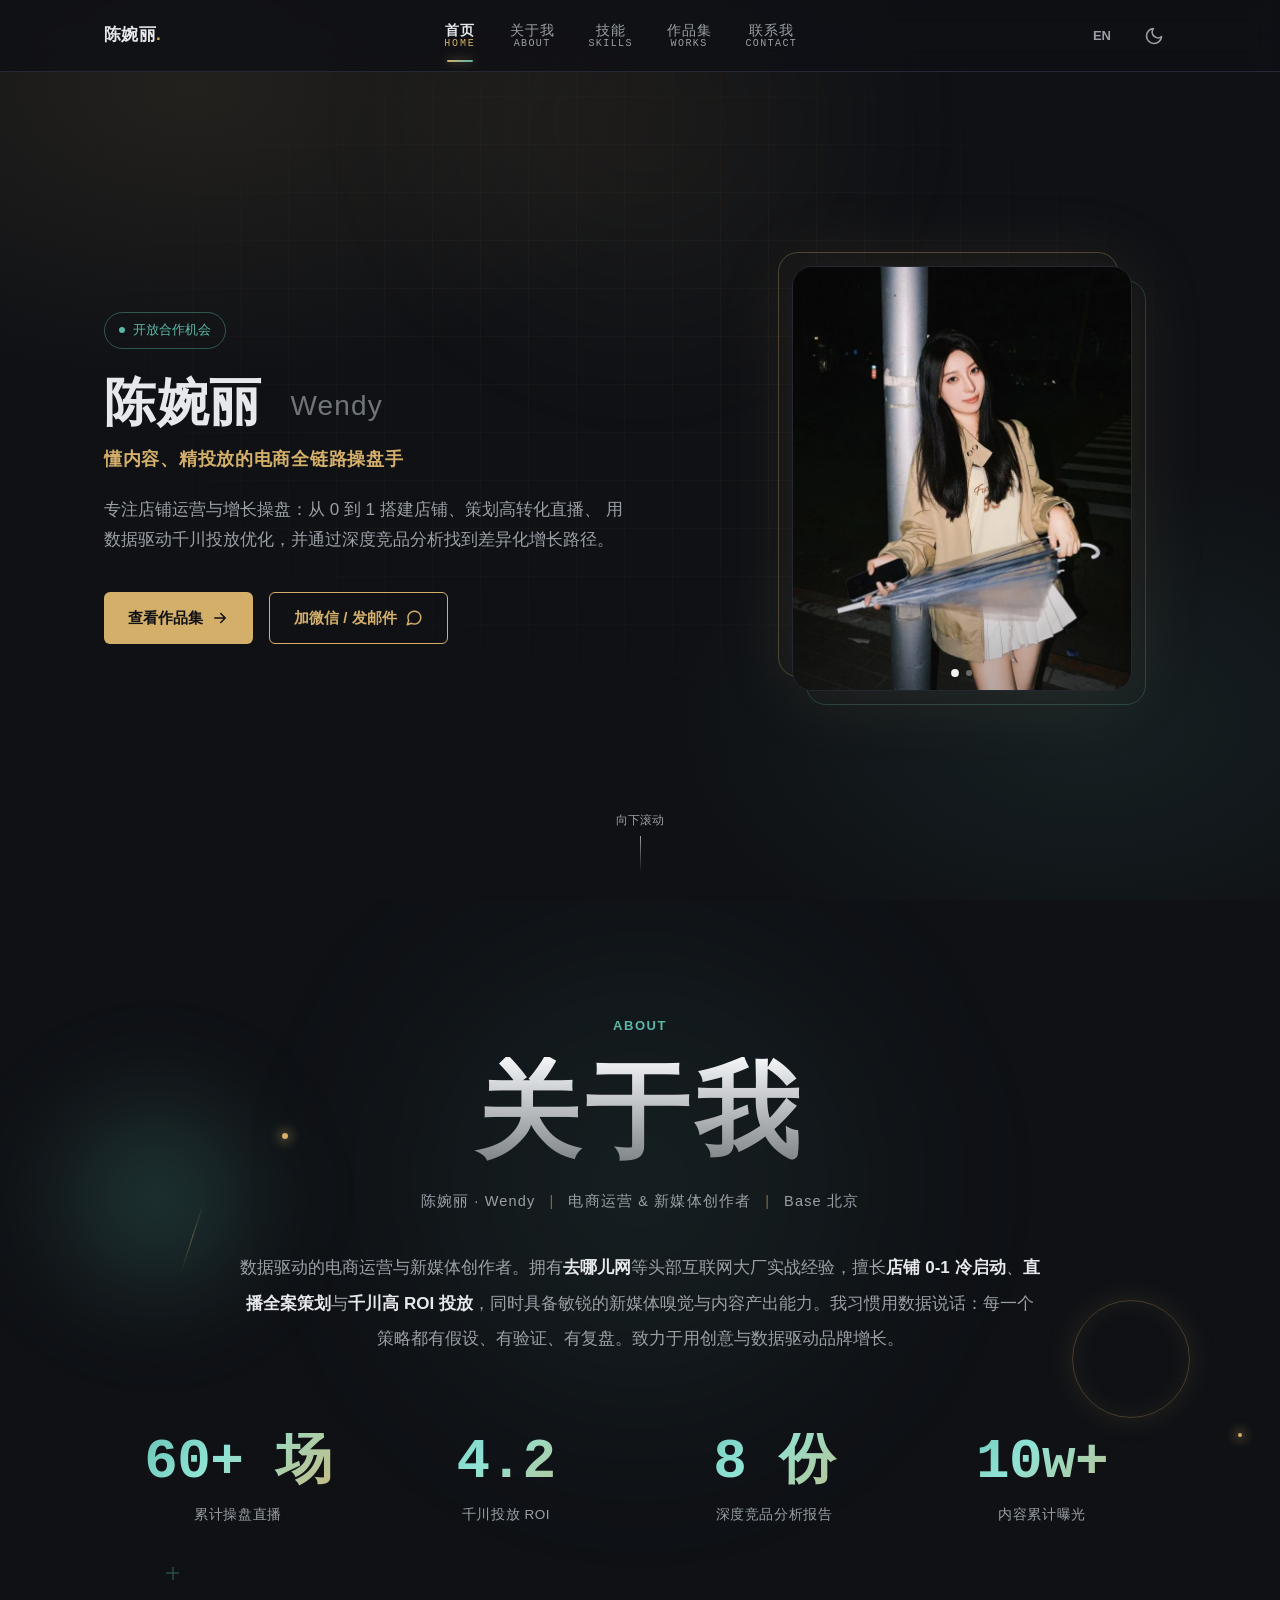
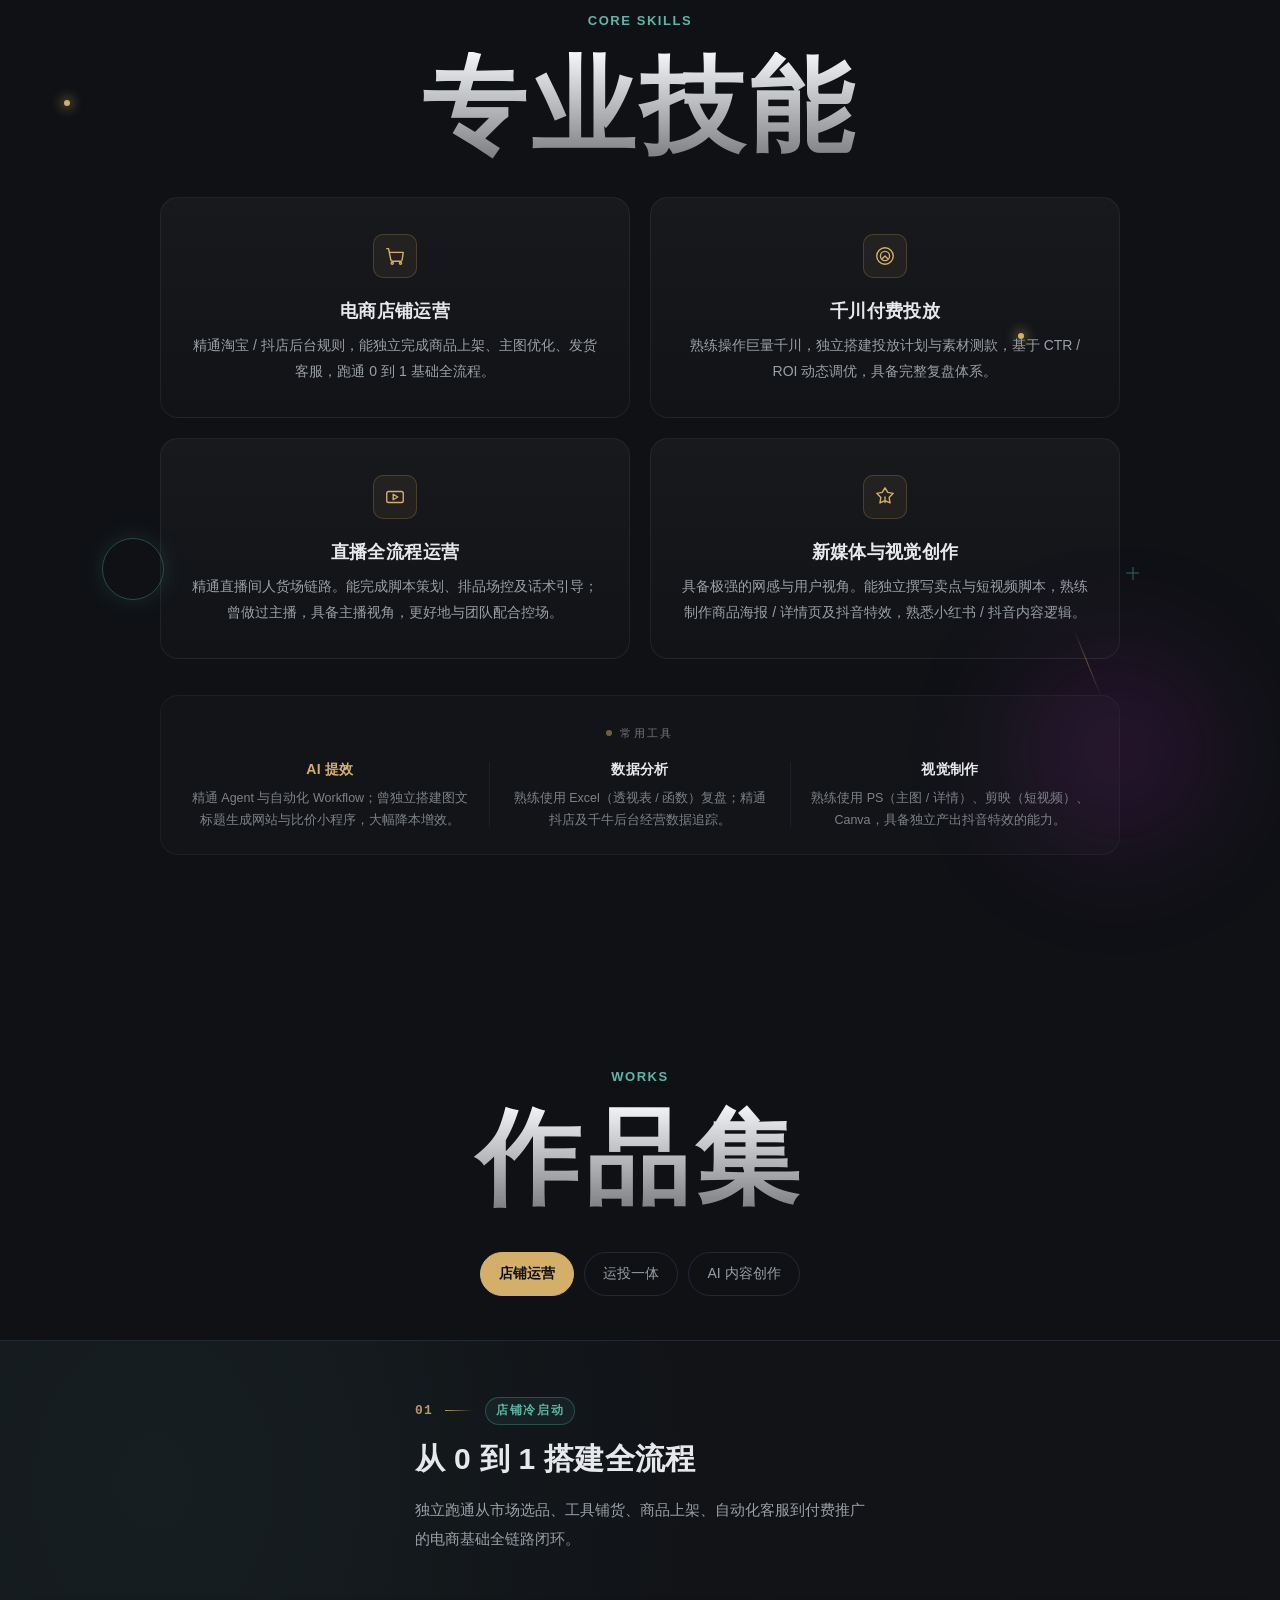
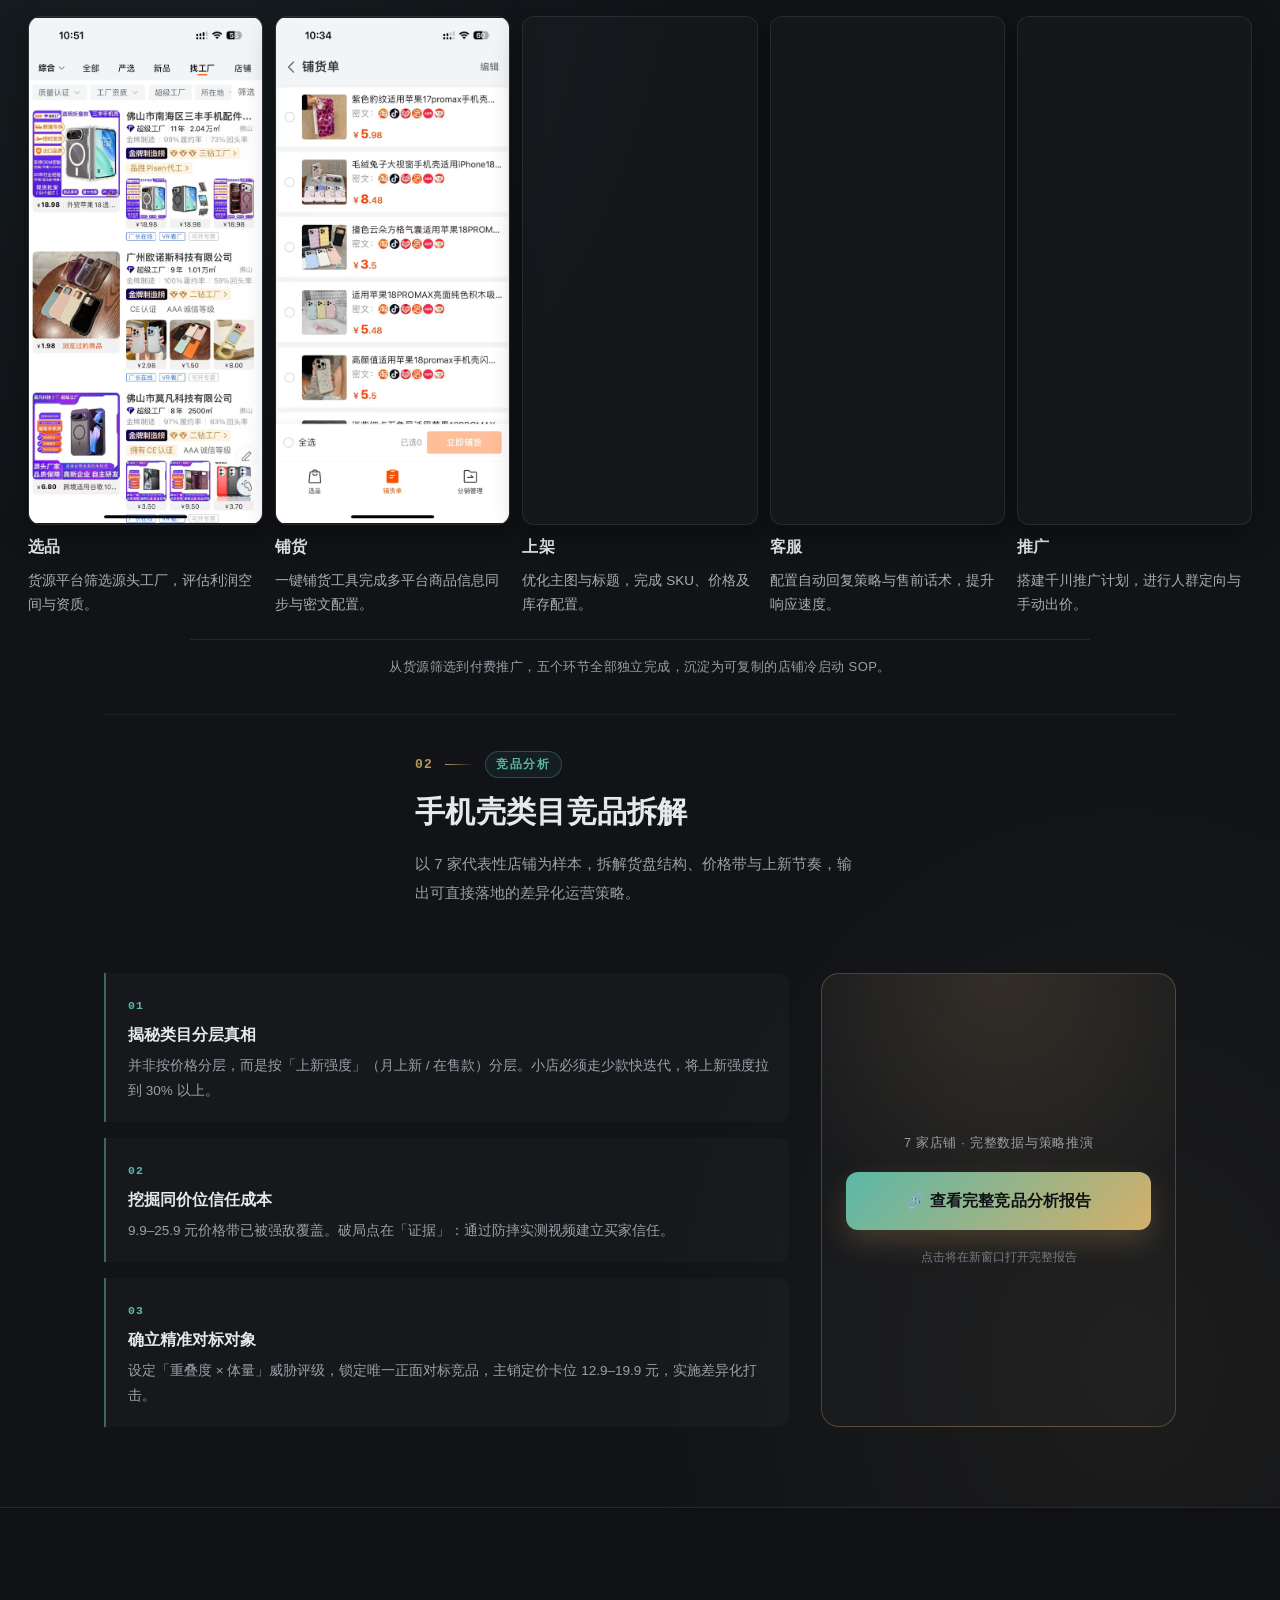
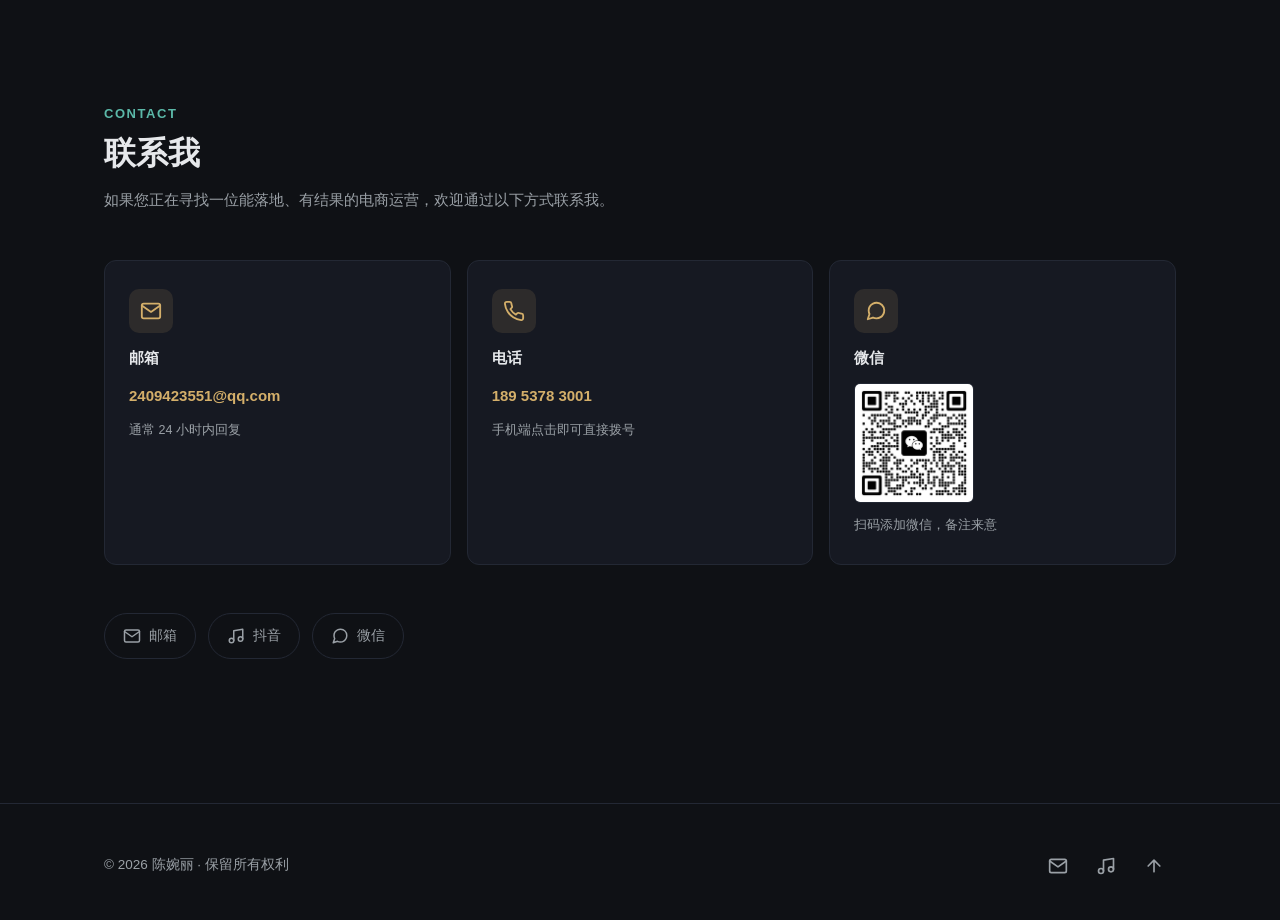
<file: index.html>
<!DOCTYPE html>
<html lang="zh-CN" data-theme="dark">
<head>
  <meta charset="UTF-8">
  <meta name="viewport" content="width=device-width, initial-scale=1.0">

  <!-- SEO -->
  <title>陈婉丽 | 电商运营 — 店铺冷启动 · 直播策划 · 千川高ROI投放</title>
  <meta name="description" content="陈婉丽，电商运营从业者。擅长店铺 0-1 冷启动、直播全案策划、千川高 ROI 投放与竞品深度分析。曾操盘 60+ 场直播，千川 ROI 从 1.5 提升至 4.2，店铺 GMV 同比增长约 120%。查看作品集，欢迎联系合作。">

  <!-- Open Graph -->
  <meta property="og:type" content="website">
  <meta property="og:title" content="陈婉丽 | 电商运营 — 店铺冷启动 · 直播策划 · 千川高ROI投放">
  <meta property="og:description" content="店铺运营 / 直播策划 / 千川投放 / 竞品分析。60+ 场直播操盘经验，千川 ROI 1.5 → 4.2。">
  <meta property="og:image" content="assets/images/og-cover.webp">
  <meta property="og:locale" content="zh_CN">

  <meta name="theme-color" content="#0f1115">
  <link rel="icon" href="data:image/svg+xml,%3Csvg xmlns='http://www.w3.org/2000/svg' viewBox='0 0 32 32'%3E%3Crect width='32' height='32' rx='7' fill='%230f1115'/%3E%3Ctext x='16' y='22' font-size='16' font-weight='700' text-anchor='middle' fill='%23d4af6a' font-family='sans-serif'%3E陈%3C/text%3E%3C/svg%3E">

  <!-- 防主题闪烁：CSS 加载前先根据 localStorage 设定主题 -->
  <script>
    (function () {
      try {
        var t = localStorage.getItem('theme');
        if (t) document.documentElement.setAttribute('data-theme', t);
      } catch (e) {}
    })();
  </script>

  <link rel="stylesheet" href="css/styles.css?v=20261112n">

  <!-- ==============================================================
       访问统计占位（未启用）
       如需接入访问统计，将脚本粘贴到这里即可，推荐轻量方案：
       · Umami（自托管 / 隐私友好）https://umami.is
       · Plausible https://plausible.io
       · Google Analytics 4
       示例（Umami）：
       <script defer src="https://你的域名/script.js" data-website-id="你的ID"></script>
       ============================================================== -->
</head>

<body>
  <a class="skip-link" href="#main">跳到主要内容</a>

  <!-- ==================== 顶部导航 ==================== -->
  <header class="nav">
    <div class="nav-inner">
      <a class="nav-logo" href="#home">陈婉丽<span>.</span></a>

      <nav aria-label="主导航">
        <ul class="nav-menu" id="navMenu">
          <li>
            <a class="nav-link active" href="#home">
              <span class="nav-link-zh">首页</span>
              <span class="nav-link-en">Home</span>
            </a>
          </li>
          <li>
            <a class="nav-link" href="#about">
              <span class="nav-link-zh">关于我</span>
              <span class="nav-link-en">About</span>
            </a>
          </li>
          <li>
            <a class="nav-link" href="#about-skills">
              <span class="nav-link-zh">技能</span>
              <span class="nav-link-en">Skills</span>
            </a>
          </li>
          <li>
            <a class="nav-link" href="#works">
              <span class="nav-link-zh">作品集</span>
              <span class="nav-link-en">Works</span>
            </a>
          </li>
          <li>
            <a class="nav-link" href="#contact">
              <span class="nav-link-zh">联系我</span>
              <span class="nav-link-en">Contact</span>
            </a>
          </li>
        </ul>
      </nav>

      <div class="nav-actions">
        <!-- 中英文切换（预留）：未翻译内容自动回退中文 -->
        <button class="nav-icon-btn" id="langToggle" aria-label="切换语言 / Switch language" title="English (预留)">EN</button>

        <button class="nav-icon-btn" id="themeToggle" aria-label="切换到亮色主题">
          <svg class="theme-icon-moon" viewBox="0 0 24 24" fill="none" stroke="currentColor" stroke-width="2" stroke-linecap="round" stroke-linejoin="round" aria-hidden="true"><path d="M21 12.79A9 9 0 1 1 11.21 3 7 7 0 0 0 21 12.79z"/></svg>
          <svg class="theme-icon-sun" viewBox="0 0 24 24" fill="none" stroke="currentColor" stroke-width="2" stroke-linecap="round" stroke-linejoin="round" aria-hidden="true"><circle cx="12" cy="12" r="4"/><path d="M12 2v2M12 20v2M4.93 4.93l1.41 1.41M17.66 17.66l1.41 1.41M2 12h2M20 12h2M4.93 19.07l1.41-1.41M17.66 6.34l1.41-1.41"/></svg>
        </button>

        <button class="nav-toggle" id="navToggle" aria-label="打开菜单" aria-expanded="false" aria-controls="navMenu">
          <span></span><span></span><span></span>
        </button>
      </div>
    </div>
  </header>

  <main id="main">
    <!-- ==================== Hero ==================== -->
    <section class="hero" id="home" aria-label="首页">
      <div class="container hero-inner">
        <div>
          <span class="hero-badge">开放合作机会</span>
          <h1 class="hero-title">陈婉丽 <span class="hero-title-en">Wendy</span></h1>
          <p class="hero-role">懂内容、精投放的电商全链路操盘手</p>
          <p class="hero-pitch">
            专注店铺运营与增长操盘：从 0 到 1 搭建店铺、策划高转化直播、
            用数据驱动千川投放优化，并通过深度竞品分析找到差异化增长路径。
          </p>
          <div class="hero-actions">
            <a class="btn btn-primary" href="#works">
              查看作品集
              <svg viewBox="0 0 24 24" fill="none" stroke="currentColor" stroke-width="2" stroke-linecap="round" stroke-linejoin="round" aria-hidden="true"><path d="M5 12h14M13 6l6 6-6 6"/></svg>
            </a>
            <a class="btn btn-secondary" href="#contact">
              加微信 / 发邮件
              <svg viewBox="0 0 24 24" fill="none" stroke="currentColor" stroke-width="2" stroke-linecap="round" stroke-linejoin="round" aria-hidden="true"><path d="M21 11.5a8.38 8.38 0 0 1-.9 3.8 8.5 8.5 0 0 1-7.6 4.7 8.38 8.38 0 0 1-3.8-.9L3 21l1.9-5.7a8.38 8.38 0 0 1-.9-3.8 8.5 8.5 0 0 1 4.7-7.6 8.38 8.38 0 0 1 3.8-.9h.5a8.48 8.48 0 0 1 8 8v.5z"/></svg>
            </a>
          </div>
        </div>

        <!-- 个人职业照片 · 轮播 -->
        <div class="hero-photo" aria-label="个人照片轮播">
          <div class="hero-photo-frame hero-carousel">
            <div class="hero-carousel-track">
              <div class="hero-carousel-slide is-active">
                <img src="assets/images/hero-photo-1.jpg" alt="陈婉丽的个人职业照片 1" width="680" height="850" fetchpriority="high">
              </div>
              <div class="hero-carousel-slide">
                <img src="assets/images/hero-photo-2.jpg" alt="陈婉丽的个人职业照片 2" width="1280" height="1707" loading="lazy">
              </div>
            </div>
            <div class="hero-carousel-dots" role="tablist" aria-label="照片切换"></div>
          </div>
        </div>
      </div>
      <span class="hero-scroll" aria-hidden="true">向下滚动</span>
    </section>

    <!-- ==================== 关于我 ==================== -->
    <section class="section about" id="about" aria-labelledby="aboutTitle">
      <!-- 纯 CSS 悬浮装饰几何体 -->
      <div class="about-deco" aria-hidden="true">
        <span class="deco deco-glow deco-glow-a"></span>
        <span class="deco deco-glow deco-glow-b"></span>
        <span class="deco deco-ring deco-ring-a"></span>
        <span class="deco deco-ring deco-ring-b"></span>
        <span class="deco deco-dot deco-dot-1"></span>
        <span class="deco deco-dot deco-dot-2"></span>
        <span class="deco deco-dot deco-dot-3"></span>
        <span class="deco deco-dot deco-dot-4"></span>
        <span class="deco deco-cross deco-cross-a"></span>
        <span class="deco deco-cross deco-cross-b"></span>
        <span class="deco deco-line deco-line-a"></span>
        <span class="deco deco-line deco-line-b"></span>
      </div>

      <div class="container about-center">
        <span class="section-eyebrow">About</span>
        <h2 class="about-title" id="aboutTitle">关于我</h2>

        <p class="about-identity">
          陈婉丽 · Wendy<span class="about-sep">|</span>电商运营 &amp; 新媒体创作者<span class="about-sep">|</span>Base 北京
        </p>

        <p class="about-bio reveal">
          数据驱动的电商运营与新媒体创作者。拥有<strong>去哪儿网</strong>等头部互联网大厂实战经验，擅长<strong>店铺 0-1 冷启动</strong>、<strong>直播全案策划</strong>与<strong>千川高 ROI 投放</strong>，同时具备敏锐的新媒体嗅觉与内容产出能力。我习惯用数据说话：每一个策略都有假设、有验证、有复盘。致力于用创意与数据驱动品牌增长。
        </p>

        <!-- 核心数据：无卡片，直接排版 -->
        <div class="stats-band">
          <div class="stat reveal">
            <div class="stat-value"><span class="stat-num" data-target="60" data-suffix="+ 场">0</span></div>
            <div class="stat-label">累计操盘直播</div>
          </div>
          <div class="stat reveal">
            <div class="stat-value"><span class="stat-num" data-target="4.2" data-decimals="1">0</span></div>
            <div class="stat-label">千川投放 ROI</div>
          </div>
          <div class="stat reveal">
            <div class="stat-value"><span class="stat-num" data-target="8" data-suffix=" 份">0</span></div>
            <div class="stat-label">深度竞品分析报告</div>
          </div>
          <div class="stat reveal">
            <div class="stat-value"><span class="stat-num" data-target="10" data-suffix="w+">0</span></div>
            <div class="stat-label">内容累计曝光</div>
          </div>
        </div>

        <!-- 专业技能：上重下轻极简科技排版 -->
        <section class="skills-wrap reveal" id="about-skills" aria-labelledby="skillsCoreTitle">
          <span class="section-eyebrow">Core Skills</span>
          <h2 class="skills-title" id="skillsCoreTitle">专业技能</h2>

          <!-- 上半区：核心专业技能 2×2 -->
          <div class="skills-core">
            <article class="skill-card spotlight" tabindex="0">
              <span class="skill-icon" aria-hidden="true">
                <!-- 购物车 -->
                <svg viewBox="0 0 24 24" fill="none" stroke="currentColor" stroke-width="1.5" stroke-linecap="round" stroke-linejoin="round"><circle cx="9" cy="20" r="1.2"/><circle cx="18" cy="20" r="1.2"/><path d="M3 4h2l2.4 12.1a2 2 0 0 0 2 1.6h8.4a2 2 0 0 0 2-1.5L21 8H6"/></svg>
              </span>
              <h4 class="skill-title">电商店铺运营</h4>
              <p class="skill-desc">精通淘宝 / 抖店后台规则，能独立完成商品上架、主图优化、发货客服，跑通 0 到 1 基础全流程。</p>
            </article>

            <article class="skill-card spotlight" tabindex="0">
              <span class="skill-icon" aria-hidden="true">
                <!-- 上升箭头 + 靶 -->
                <svg viewBox="0 0 24 24" fill="none" stroke="currentColor" stroke-width="1.5" stroke-linecap="round" stroke-linejoin="round"><circle cx="12" cy="12" r="9"/><circle cx="12" cy="12" r="5"/><path d="M9 15l3-3 3 3"/></svg>
              </span>
              <h4 class="skill-title">千川付费投放</h4>
              <p class="skill-desc">熟练操作巨量千川，独立搭建投放计划与素材测款，基于 CTR / ROI 动态调优，具备完整复盘体系。</p>
            </article>

            <article class="skill-card spotlight" tabindex="0">
              <span class="skill-icon" aria-hidden="true">
                <!-- 播放键 + 信号 -->
                <svg viewBox="0 0 24 24" fill="none" stroke="currentColor" stroke-width="1.5" stroke-linecap="round" stroke-linejoin="round"><rect x="3" y="6" width="18" height="12" rx="2"/><path d="M10 9l5 3-5 3z"/></svg>
              </span>
              <h4 class="skill-title">直播全流程运营</h4>
              <p class="skill-desc">精通直播间人货场链路。能完成脚本策划、排品场控及话术引导；曾做过主播，具备主播视角，更好地与团队配合控场。</p>
            </article>

            <article class="skill-card spotlight" tabindex="0">
              <span class="skill-icon" aria-hidden="true">
                <!-- 笔尖 -->
                <svg viewBox="0 0 24 24" fill="none" stroke="currentColor" stroke-width="1.5" stroke-linecap="round" stroke-linejoin="round"><path d="M12 2l3 5 6 1-4.5 4.5 1 6L12 16l-5.5 2.5 1-6L3 8l6-1z"/><path d="M12 12v6"/></svg>
              </span>
              <h4 class="skill-title">新媒体与视觉创作</h4>
              <p class="skill-desc">具备极强的网感与用户视角。能独立撰写卖点与短视频脚本，熟练制作商品海报 / 详情页及抖音特效，熟悉小红书 / 抖音内容逻辑。</p>
            </article>
          </div>

          <!-- 下半区：工具提效（弱化小字三列组） -->
          <div class="tools-bar">
            <div class="tools-label">
              <span class="tools-label-dot"></span>
              常用工具
            </div>
            <div class="tools-cols">
              <div class="tools-col">
                <div class="tools-col-title tools-col-featured">AI 提效</div>
                <div class="tools-col-desc">精通 Agent 与自动化 Workflow；曾独立搭建图文标题生成网站与比价小程序，大幅降本增效。</div>
              </div>
              <div class="tools-col-sep" aria-hidden="true"></div>
              <div class="tools-col">
                <div class="tools-col-title">数据分析</div>
                <div class="tools-col-desc">熟练使用 Excel（透视表 / 函数）复盘；精通抖店及千牛后台经营数据追踪。</div>
              </div>
              <div class="tools-col-sep" aria-hidden="true"></div>
              <div class="tools-col">
                <div class="tools-col-title">视觉制作</div>
                <div class="tools-col-desc">熟练使用 PS（主图 / 详情）、剪映（短视频）、Canva，具备独立产出抖音特效的能力。</div>
              </div>
            </div>
          </div>
        </section>
      </div>
    </section>

    <!-- ==================== 作品集 ==================== -->
    <section class="section" id="works" aria-labelledby="worksTitle">
      <div class="container">
        <div class="section-header works-header reveal">
          <span class="section-eyebrow">Works</span>
          <h2 class="works-title" id="worksTitle">作品集</h2>
        </div>

        <!-- 分类筛选：data-filter 与项目数据的 filter 字段对应 -->
        <ul class="filter-tabs reveal" role="tablist" aria-label="项目分类筛选">
          <li><button class="filter-tab active" role="tab" aria-selected="true" data-filter="shop">店铺运营</button></li>
          <li><button class="filter-tab" role="tab" aria-selected="false" data-filter="integrated">运投一体</button></li>
          <li><button class="filter-tab" role="tab" aria-selected="false" data-filter="ai">AI 内容创作</button></li>
        </ul>

        <!-- 项目卡片由 js/data/projects.js 数据驱动渲染 -->
        <div class="projects-grid" id="projectsGrid"></div>
      </div>

      <!-- ==================== 店铺运营：页面内宽幅展示（无弹窗） ==================== -->
      <div class="loop-band is-hidden" id="shop-band">
        <div class="container">
          <!-- 子模块 1：从 0 到 1 搭建全流程 -->
          <article class="loop-block loop-block-stack reveal">
            <div class="loop-text">
              <div class="loop-kicker">
                <span class="loop-index">01</span>
                <span class="loop-tag">店铺冷启动</span>
              </div>
              <h4 class="loop-title">从 0 到 1 搭建全流程</h4>
              <p class="loop-desc">独立跑通从市场选品、工具铺货、商品上架、自动化客服到付费推广的电商基础全链路闭环。</p>
            </div>
          </article>

          <div class="shop-steps-band">
            <ol class="shop-steps" role="list" aria-label="店铺冷启动五个步骤">
              <li class="shop-step">
                <div class="shop-step-media">
                  <img src="assets/projects/shop-launch/step1-xuanpin.jpg" alt="选品：1688 源头工厂筛选与利润评估截图" loading="lazy" decoding="async">
                </div>
                <h5 class="shop-step-title">选品</h5>
                <p class="shop-step-desc">货源平台筛选源头工厂，评估利润空间与资质。</p>
              </li>
              <li class="shop-step">
                <div class="shop-step-media">
                  <img src="assets/projects/shop-launch/step2-puhuo.jpg" alt="铺货：一键铺货工具同步商品信息截图" loading="lazy" decoding="async">
                </div>
                <h5 class="shop-step-title">铺货</h5>
                <p class="shop-step-desc">一键铺货工具完成多平台商品信息同步与密文配置。</p>
              </li>
              <li class="shop-step">
                <div class="shop-step-media">
                  <img src="assets/projects/shop-launch/step3-shangjia.jpg" alt="上架：商品主图、标题与 SKU 后台配置截图" loading="lazy" decoding="async">
                </div>
                <h5 class="shop-step-title">上架</h5>
                <p class="shop-step-desc">优化主图与标题，完成 SKU、价格及库存配置。</p>
              </li>
              <li class="shop-step">
                <div class="shop-step-media">
                  <img src="assets/projects/shop-launch/step4-kefu.jpg" alt="客服：店小蜜自动回复策略与接待话术截图" loading="lazy" decoding="async">
                </div>
                <h5 class="shop-step-title">客服</h5>
                <p class="shop-step-desc">配置自动回复策略与售前话术，提升响应速度。</p>
              </li>
              <li class="shop-step">
                <div class="shop-step-media">
                  <img src="assets/projects/shop-launch/step5-tuiguang.png" alt="推广：千川推广计划与人群定向设置截图" loading="lazy" decoding="async">
                </div>
                <h5 class="shop-step-title">推广</h5>
                <p class="shop-step-desc">搭建千川推广计划，进行人群定向与手动出价。</p>
              </li>
            </ol>
            <p class="shop-steps-note">从货源筛选到付费推广，五个环节全部独立完成，沉淀为可复制的店铺冷启动 SOP。</p>
          </div>

          <!-- 子模块 2：手机壳竞品深度分析 -->
          <article class="loop-block loop-block-stack reveal">
            <div class="loop-text">
              <div class="loop-kicker">
                <span class="loop-index">02</span>
                <span class="loop-tag">竞品分析</span>
              </div>
              <h4 class="loop-title">手机壳类目竞品拆解</h4>
              <p class="loop-desc">以 7 家代表性店铺为样本，拆解货盘结构、价格带与上新节奏，输出可直接落地的差异化运营策略。</p>
            </div>
          </article>

          <div class="shop-compete">
            <div class="shop-insights">
              <article class="shop-insight">
                <span class="shop-insight-idx">01</span>
                <h5>揭秘类目分层真相</h5>
                <p>并非按价格分层，而是按「上新强度」（月上新 / 在售款）分层。小店必须走少款快迭代，将上新强度拉到 30% 以上。</p>
              </article>
              <article class="shop-insight">
                <span class="shop-insight-idx">02</span>
                <h5>挖掘同价位信任成本</h5>
                <p>9.9–25.9 元价格带已被强敌覆盖。破局点在「证据」：通过防摔实测视频建立买家信任。</p>
              </article>
              <article class="shop-insight">
                <span class="shop-insight-idx">03</span>
                <h5>确立精准对标对象</h5>
                <p>设定「重叠度 × 体量」威胁评级，锁定唯一正面对标竞品，主销定价卡位 12.9–19.9 元，实施差异化打击。</p>
              </article>
            </div>

            <aside class="shop-compete-cta">
              <span class="shop-cta-label">7 家店铺 · 完整数据与策略推演</span>
              <a class="shop-report-btn" href="competitor-analysis.html" target="_blank" rel="noopener noreferrer">🔗 查看完整竞品分析报告</a>
              <p class="shop-cta-note">点击将在新窗口打开完整报告</p>
            </aside>
          </div>
        </div>
      </div>

      <!-- ==================== 运投一体：页面内宽幅展示（无弹窗） ==================== -->
      <div class="loop-band is-hidden" id="integrated-loop">
        <div class="container">
          <!-- 区块 1：全宽上下排版（文字 + 三指标 + 5 张竖屏图） -->
          <article class="loop-block loop-block-stack reveal">
            <div class="loop-text">
              <div class="loop-kicker">
                <span class="loop-index">01</span>
                <span class="loop-tag">新媒体运营</span>
              </div>
              <h4 class="loop-title">新媒体内容与视觉创作</h4>
              <p class="loop-desc">具备极强网感，深谙抖音 / 小红书内容逻辑。能独立完成脚本撰写、特效制作与 AI 提效。</p>
            </div>
            <div class="loop-metrics loop-metrics-wide">
              <div class="loop-metric">
                <strong>600w+</strong>
                <span>视频总播放量</span>
              </div>
              <div class="loop-metric">
                <strong>10w+</strong>
                <span>单条最高爆款</span>
              </div>
              <div class="loop-metric">
                <strong>30%</strong>
                <span>超高互动率</span>
              </div>
            </div>
          </article>
          <div class="loop-phones-band">
            <div class="loop-phones" role="list" aria-label="新媒体账号截图">
              <figure class="loop-phone" role="listitem">
                <img src="assets/images/projects/newmedia/01-self-account.jpg" alt="自有账号：打造个人 IP 人设，沉淀高粘性粉丝" loading="lazy" decoding="async">
                <figcaption>自有账号：打造个人 IP 人设，沉淀高粘性粉丝</figcaption>
              </figure>
              <figure class="loop-phone" role="listitem">
                <img src="assets/images/projects/newmedia/02-xiaohongshu.jpeg" alt="小红书账号：输出图文种草笔记，精准触达女性用户" loading="lazy" decoding="async">
                <figcaption>小红书账号：输出图文种草笔记，精准触达女性用户</figcaption>
              </figure>
              <figure class="loop-phone" role="listitem">
                <img src="assets/images/projects/newmedia/03-qunar-official.jpeg" alt="去哪儿网官号：头部大厂实战，操盘官方内容矩阵" loading="lazy" decoding="async">
                <figcaption>去哪儿网官号：头部大厂实战，操盘官方内容矩阵</figcaption>
              </figure>
              <figure class="loop-phone" role="listitem">
                <img src="assets/images/projects/newmedia/04-qunar-matrix.jpeg" alt="去哪儿网矩阵号：结合活动营销，实现高频用户互动" loading="lazy" decoding="async">
                <figcaption>去哪儿网矩阵号：结合活动营销，实现高频用户互动</figcaption>
              </figure>
              <figure class="loop-phone" role="listitem">
                <img src="assets/images/projects/newmedia/05-effects-master.jpg" alt="特效师主页：自制爆款特效，展现极强网感与视觉创作力" loading="lazy" decoding="async">
                <figcaption>特效师主页：自制爆款特效，展现极强网感与视觉创作力</figcaption>
              </figure>
            </div>
          </div>

          <!-- 区块 2：全宽上下排版（文字 + 全宽指标 + 3 张图） -->
          <article class="loop-block loop-block-stack reveal">
            <div class="loop-text">
              <div class="loop-kicker">
                <span class="loop-index">02</span>
                <span class="loop-tag">直播运营</span>
              </div>
              <h4 class="loop-title">直播全链路操盘</h4>
              <p class="loop-desc">精通人货场搭建，具备主播视角。主导排品策略、场控节奏与话术撰写，单场自然流在线人数持续突破。</p>
            </div>
            <div class="loop-metrics loop-metrics-wide">
              <div class="loop-metric">
                <strong>60+<em>场</em></strong>
                <span>累计操盘直播</span>
              </div>
              <div class="loop-metric">
                <strong>+35%</strong>
                <span>直播间转化率</span>
              </div>
              <div class="loop-metric">
                <strong>500+</strong>
                <span>单场自然流在线峰值</span>
              </div>
            </div>
          </article>
          <div class="loop-lives-band">
            <div class="loop-lives" role="list" aria-label="直播运营截图">
              <figure class="loop-live" role="listitem">
                <div class="loop-live-frame">
                  <img src="assets/images/projects/livestream/01-scripts-sop.png" alt="直播间高转化话术 SOP 截图" loading="lazy" decoding="async">
                </div>
                <figcaption>直播间高转化话术 SOP</figcaption>
              </figure>
              <figure class="loop-live" role="listitem">
                <div class="loop-live-frame">
                  <img src="assets/images/projects/livestream/02-review-dashboard.png" alt="单场直播数据大屏复盘截图" loading="lazy" decoding="async">
                </div>
                <figcaption>单场直播数据大屏复盘</figcaption>
              </figure>
              <figure class="loop-live" role="listitem">
                <div class="loop-live-frame">
                  <img src="assets/images/projects/livestream/03-funnel-review.png" alt="核心指标漏斗分析复盘截图" loading="lazy" decoding="async">
                </div>
                <figcaption>核心指标漏斗分析</figcaption>
              </figure>
              <figure class="loop-live" role="listitem">
                <div class="loop-live-frame">
                  <img src="assets/images/projects/livestream/04-gmv-review.jpg" alt="直播成交金额 GMV 复盘截图" loading="lazy" decoding="async">
                </div>
                <figcaption>直播成交金额（GMV）复盘</figcaption>
              </figure>
            </div>
          </div>

          <!-- 区块 3：全宽上下居中排版（文字 + ROI 折线图 + 4 张截图） -->
          <article class="loop-block loop-block-stack loop-block-center reveal">
            <div class="loop-text loop-text-center">
              <div class="loop-kicker loop-kicker-center">
                <span class="loop-index">03</span>
                <span class="loop-tag">千川优化</span>
              </div>
              <h4 class="loop-title">千川付费投放与降本增效</h4>
              <p class="loop-desc loop-desc-center">熟练操作巨量千川，擅长人群定向与素材 A/B Test，基于 ROI 数据动态调优，实现投产最大化。</p>
            </div>
            <div class="loop-metrics loop-metrics-wide">
              <div class="loop-metric">
                <strong>1.5 <em>→</em> 4.2</strong>
                <span>ROI 跃升</span>
              </div>
              <div class="loop-metric">
                <strong>-30%</strong>
                <span>单次转化成本</span>
              </div>
            </div>
          </article>

          <!-- ROI 折线图卡片（纯 SVG，居中 max-width 800px） -->
          <div class="loop-chart-band">
            <div class="kpi-card reveal">
              <div class="kpi-card-head">
                <span class="kpi-label">千川投放 ROI · 连续 8 周趋势</span>
                <span class="kpi-trend">▲ +180%</span>
              </div>
              <div class="kpi-chart-wrap" role="img" aria-label="千川 ROI 从 1.5 上升至 4.2 的折线图">
                <svg viewBox="0 0 720 220" preserveAspectRatio="none" xmlns="http://www.w3.org/2000/svg">
                  <defs>
                    <linearGradient id="chartGrad" x1="0" y1="0" x2="0" y2="1">
                      <stop offset="0%" stop-color="rgba(212, 175, 106, 0.55)"/>
                      <stop offset="100%" stop-color="rgba(212, 175, 106, 0)"/>
                    </linearGradient>
                    <linearGradient id="chartLine" x1="0" y1="0" x2="1" y2="0">
                      <stop offset="0%" stop-color="#2eb7c5"/>
                      <stop offset="55%" stop-color="#d4af6a"/>
                      <stop offset="100%" stop-color="#f5d98a"/>
                    </linearGradient>
                  </defs>
                  <!-- 网格 -->
                  <g stroke="rgba(255,255,255,0.06)" stroke-width="1">
                    <line x1="40" y1="40" x2="700" y2="40"/>
                    <line x1="40" y1="85" x2="700" y2="85"/>
                    <line x1="40" y1="130" x2="700" y2="130"/>
                    <line x1="40" y1="175" x2="700" y2="175"/>
                  </g>
                  <!-- Y 轴标签 -->
                  <g fill="rgba(255,255,255,0.45)" font-size="10" font-family="SF Mono, Consolas, monospace">
                    <text x="30" y="43" text-anchor="end">4.5</text>
                    <text x="30" y="88" text-anchor="end">3.0</text>
                    <text x="30" y="133" text-anchor="end">2.0</text>
                    <text x="30" y="178" text-anchor="end">1.0</text>
                  </g>
                  <!-- X 轴标签 -->
                  <g fill="rgba(255,255,255,0.4)" font-size="10" font-family="SF Mono, Consolas, monospace">
                    <text x="40" y="196">W1</text><text x="123" y="196">W2</text><text x="206" y="196">W3</text>
                    <text x="289" y="196">W4</text><text x="372" y="196">W5</text><text x="455" y="196">W6</text>
                    <text x="538" y="196">W7</text><text x="621" y="196">W8</text>
                  </g>
                  <!-- 面积 -->
                  <path d="M40,170 C120,165 155,158 206,145 C260,130 290,110 372,95 C450,78 500,62 538,52 C590,40 640,32 700,28 L700,175 L40,175 Z" fill="url(#chartGrad)"/>
                  <!-- 折线 -->
                  <path d="M40,170 C120,165 155,158 206,145 C260,130 290,110 372,95 C450,78 500,62 538,52 C590,40 640,32 700,28" fill="none" stroke="url(#chartLine)" stroke-width="2.2" stroke-linecap="round" stroke-linejoin="round"/>
                  <!-- 起点 1.5 -->
                  <circle cx="40" cy="170" r="4" fill="#2eb7c5"/>
                  <circle cx="40" cy="170" r="8" fill="#2eb7c5" opacity="0.18"/>
                  <!-- 终点 4.2 -->
                  <circle cx="700" cy="28" r="5" fill="#d4af6a"/>
                  <circle cx="700" cy="28" r="11" fill="#d4af6a" opacity="0.2"/>
                </svg>
              </div>
              <div class="kpi-note">起点 ROI <strong>1.5</strong> · 终点 ROI <strong>4.2</strong> · 峰值周均 <strong>4.6</strong></div>
            </div>
          </div>

          <!-- 下半区：4 张实操截图（一行 4 列） -->
          <div class="loop-chuans-band">
            <div class="loop-lives" role="list" aria-label="千川优化截图">
              <figure class="loop-live" role="listitem">
                <div class="loop-live-frame">
                  <img src="assets/images/projects/qianchuan/01-bid-settings.jpg" alt="千川计费与出价设置后台截图" loading="lazy" decoding="async">
                </div>
                <figcaption>千川计费与出价设置</figcaption>
              </figure>
              <figure class="loop-live" role="listitem">
                <div class="loop-live-frame">
                  <img src="assets/images/projects/qianchuan/02-creative-test.jpg" alt="全域推广素材测试对比截图" loading="lazy" decoding="async">
                </div>
                <figcaption>全域推广素材测试</figcaption>
              </figure>
              <figure class="loop-live" role="listitem">
                <div class="loop-live-frame">
                  <img src="assets/images/projects/qianchuan/03-spend-review.jpg" alt="高消耗计划复盘分析截图" loading="lazy" decoding="async">
                </div>
                <figcaption>高消耗计划复盘分析</figcaption>
              </figure>
              <figure class="loop-live" role="listitem">
                <div class="loop-live-frame">
                  <img src="assets/images/projects/qianchuan/04-roi-review.jpg" alt="投产数据深度复盘截图" loading="lazy" decoding="async">
                </div>
                <figcaption>投产数据深度复盘</figcaption>
              </figure>
            </div>
          </div>

          <p class="loop-quote reveal"><span>内容负责吸引，直播负责转化，千川负责放大——以数据为依据，让每一分钱都产生闭环回报。</span></p>
        </div>
      </div>

      <!-- ==================== AI 内容创作：页面内宽幅展示（无弹窗） ==================== -->
      <div class="ai-band is-hidden" id="ai-works">
        <div class="container">
          <!-- 子模块 01：电商物料 -->
          <div class="reveal loop-text-center">
            <div class="loop-kicker">
              <span class="loop-index">01</span>
              <span class="loop-tag">视觉物料</span>
            </div>
            <h4 class="loop-title">电商物料</h4>
            <p class="loop-desc loop-desc-center">结合 AI 工具与前沿网感，高效产出高质量视觉物料与文案，大幅降低运营成本。</p>
          </div>

          <!-- 电商海报设计：一行 3 列，统一 16:9 横屏比例 -->
          <div class="ai-posters reveal" role="list" aria-label="电商海报设计作品">
            <figure class="ai-poster" role="listitem">
              <img src="assets/images/projects/poster-01.webp"
                   alt="电商商品主视觉海报设计：AI 辅助生成的产品场景与促销信息排版"
                   loading="lazy" decoding="async">
            </figure>
            <figure class="ai-poster" role="listitem">
              <img src="assets/images/projects/poster-02.webp"
                   alt="电商促销活动海报设计：卖点提炼与视觉层级排版"
                   loading="lazy" decoding="async">
            </figure>
            <figure class="ai-poster" role="listitem">
              <img src="assets/images/projects/poster-03.webp"
                   alt="电商详情页横幅海报设计：商品卖点与视觉氛围合成"
                   loading="lazy" decoding="async">
            </figure>
          </div>

          <!-- 竖屏物料：一行 5 列，统一 9:16 竖屏比例 -->
          <div class="ai-talls reveal" role="list" aria-label="电商竖屏物料作品">
            <figure class="ai-tall" role="listitem">
              <img src="assets/images/projects/tall-01.webp"
                   alt="品牌官方旗舰店店铺页面竖屏视觉设计截图"
                   loading="lazy" decoding="async">
            </figure>
            <figure class="ai-tall" role="listitem">
              <img src="assets/images/projects/tall-02.webp"
                   alt="品牌官方旗舰店详情页竖屏视觉设计截图"
                   loading="lazy" decoding="async">
            </figure>
            <figure class="ai-tall" role="listitem">
              <img src="assets/images/projects/tall-03.webp"
                   alt="咖啡品类电商竖屏海报设计"
                   loading="lazy" decoding="async">
            </figure>
            <figure class="ai-tall" role="listitem">
              <img src="assets/images/projects/tall-04.webp"
                   alt="葡萄品类电商竖屏海报设计"
                   loading="lazy" decoding="async">
            </figure>
            <figure class="ai-tall" role="listitem">
              <img src="assets/images/projects/tall-05.webp"
                   alt="电商竖屏海报设计作品"
                   loading="lazy" decoding="async">
            </figure>
          </div>

          <!-- 子模块 02：AI 商业视频 -->
          <div class="reveal loop-text-center">
            <div class="loop-kicker">
              <span class="loop-index">02</span>
              <span class="loop-tag">视频生成</span>
            </div>
            <h4 class="loop-title">AI 商业视频</h4>
            <p class="loop-desc loop-desc-center">结合 AI 生成技术，产出高质量商业广告视频，助力品牌内容营销。</p>
          </div>

          <!-- AI 商业视频：一行 2 列（不自动播放） -->
          <div class="ai-videos reveal">
            <div class="ai-video-grid" role="list">
              <figure class="ai-video-card" role="listitem">
                <div class="ai-video-frame">
                  <video controls playsinline webkit-playsinline preload="metadata"
                         poster="./assets/images/video-cover-1.jpg"
                         aria-label="AI 商业视频作品一">
                    <source src="./assets/videos/video-1.mp4" type="video/mp4">
                    您的浏览器不支持 HTML5 视频播放，请更换浏览器或下载视频观看。
                  </video>
                  <button class="ai-video-play" type="button" aria-label="播放视频一">
                    <svg viewBox="0 0 24 24" fill="currentColor" aria-hidden="true"><path d="M8 5.5v13a1 1 0 0 0 1.53.85l10-6.5a1 1 0 0 0 0-1.7l-10-6.5A1 1 0 0 0 8 5.5z"/></svg>
                  </button>
                </div>
              </figure>
              <figure class="ai-video-card" role="listitem">
                <div class="ai-video-frame">
                  <video controls playsinline webkit-playsinline preload="metadata"
                         poster="./assets/images/video-cover-2.jpg"
                         aria-label="AI 商业视频作品二">
                    <source src="./assets/videos/video-2.mp4" type="video/mp4">
                    您的浏览器不支持 HTML5 视频播放，请更换浏览器或下载视频观看。
                  </video>
                  <button class="ai-video-play" type="button" aria-label="播放视频二">
                    <svg viewBox="0 0 24 24" fill="currentColor" aria-hidden="true"><path d="M8 5.5v13a1 1 0 0 0 1.53.85l10-6.5a1 1 0 0 0 0-1.7l-10-6.5A1 1 0 0 0 8 5.5z"/></svg>
                  </button>
                </div>
              </figure>
            </div>
          </div>

          <!-- Workflow 搭建：横向极简卡片
               交互拆分：左侧按钮是 <a target="_blank"> → 打开外部网址
                         右侧 .wf-media 可点击 → 弹出全屏视频 Modal -->
          <div class="ai-workflow reveal" role="region" aria-label="Workflow 搭建作品">
            <div class="loop-text-center">
              <div class="loop-kicker">
                <span class="loop-index">03</span>
                <span class="loop-tag">Workflow 搭建</span>
              </div>
              <h4 class="loop-title">AI 自动化工作流应用</h4>
              <p class="loop-desc loop-desc-center">结合 AI 大模型与自动化工作流，独立搭建实用型工具与小程序，落地为可交互的产品体验。</p>
            </div>

            <div class="wf-card">
              <div class="wf-text">
                <h4 class="wf-title">商品图文生成器</h4>
                <p class="wf-desc">结合 AI 大模型与自动化工作流，输入商品信息即可一键生成营销图文。曾独立搭建，大幅提升内容产出效率、降低运营人力成本。</p>
                <a class="wf-btn" href="https://你的真实网址" target="_blank" rel="noopener noreferrer" aria-label="在新标签页打开商品图文生成器">
                  点击体验演示
                  <svg viewBox="0 0 24 24" fill="none" stroke="currentColor" stroke-width="2" stroke-linecap="round" stroke-linejoin="round" aria-hidden="true"><path d="M7 17 17 7"/><path d="M8 7h9v9"/></svg>
                </a>
              </div>
              <button class="wf-media" type="button" aria-label="观看商品图文生成器演示视频" data-video="./assets/videos/generator-demo.mp4" data-poster="./assets/images/workflow-cover.jpg">
                <img src="./assets/images/workflow-cover.jpg" alt="商品图文生成器网站界面截图：AI 自动生成商品营销图文">
                <span class="wf-tag">AI · Workflow · Coze</span>
                <span class="wf-playhint" aria-hidden="true">
                  <svg viewBox="0 0 24 24" fill="currentColor"><path d="M8 5.5v13a1 1 0 0 0 1.53.85l10-6.5a1 1 0 0 0 0-1.7l-10-6.5A1 1 0 0 0 8 5.5z"/></svg>
                </span>
              </button>
            </div>

            <!-- 第二张：防诈骗小程序（左图右文，反向布局） -->
            <div class="wf-card wf-card-reverse">
              <button class="wf-media" type="button" aria-label="观看防诈骗短信识别小程序演示" data-video="./assets/videos/anti-fraud-demo.mp4" data-poster="./assets/images/anti-fraud-cover.jpg">
                <img src="./assets/images/anti-fraud-cover.jpg" alt="防诈骗短信识别小程序界面截图">
                <span class="wf-tag">AI · Workflow</span>
                <span class="wf-playhint" aria-hidden="true">
                  <svg viewBox="0 0 24 24" fill="currentColor"><path d="M8 5.5v13a1 1 0 0 0 1.53.85l10-6.5a1 1 0 0 0 0-1.7l-10-6.5A1 1 0 0 0 8 5.5z"/></svg>
                </span>
              </button>
              <div class="wf-text">
                <h4 class="wf-title">防诈骗短信识别小程序</h4>
                <p class="wf-desc">结合 AI 大模型语义分析能力与自动化工作流，精准识别诈骗短信话术特征，一键输出防骗预警。展示 AI 在工作流中的实际落地场景，降低用户受骗风险。</p>
                <button class="wf-btn wf-media-trigger" type="button"
                        data-video="./assets/videos/anti-fraud-demo.mp4"
                        data-poster="./assets/images/anti-fraud-cover.jpg"
                        aria-label="播放防诈骗短信识别小程序实操演示">
                  播放实操演示
                  <svg viewBox="0 0 24 24" fill="currentColor" aria-hidden="true"><path d="M8 5.5v13a1 1 0 0 0 1.53.85l10-6.5a1 1 0 0 0 0-1.7l-10-6.5A1 1 0 0 0 8 5.5z"/></svg>
                </button>
              </div>
            </div>
          </div>
        </div>
      </div>
    </section>

    <!-- ==================== 联系我 ==================== -->
    <section class="section" id="contact" aria-labelledby="contactTitle">
      <div class="container">
        <div class="section-header reveal">
          <span class="section-eyebrow">Contact</span>
          <h2 class="section-title" id="contactTitle">联系我</h2>
          <p class="section-desc">如果您正在寻找一位能落地、有结果的电商运营，欢迎通过以下方式联系我。</p>
        </div>

        <div class="contact-grid">
          <!-- 邮箱：替换为你的邮箱 -->
          <div class="contact-card reveal">
            <span class="contact-icon">
              <svg viewBox="0 0 24 24" fill="none" stroke="currentColor" stroke-width="2" stroke-linecap="round" stroke-linejoin="round" aria-hidden="true"><rect x="2" y="4" width="20" height="16" rx="2"/><path d="m22 6-10 7L2 6"/></svg>
            </span>
            <h3>邮箱</h3>
            <p class="contact-value"><a href="mailto:2409423551@qq.com">2409423551@qq.com</a></p>
            <p class="contact-hint">通常 24 小时内回复</p>
          </div>

          <!-- 电话：手机端点击直接拨号 -->
          <div class="contact-card reveal">
            <span class="contact-icon">
              <svg viewBox="0 0 24 24" fill="none" stroke="currentColor" stroke-width="2" stroke-linecap="round" stroke-linejoin="round" aria-hidden="true"><path d="M22 16.92v3a2 2 0 0 1-2.18 2 19.79 19.79 0 0 1-8.63-3.07 19.5 19.5 0 0 1-6-6 19.79 19.79 0 0 1-3.07-8.67A2 2 0 0 1 4.11 2h3a2 2 0 0 1 2 1.72c.13.96.36 1.9.7 2.81a2 2 0 0 1-.45 2.11L8.09 9.91a16 16 0 0 0 6 6l1.27-1.27a2 2 0 0 1 2.11-.45c.91.34 1.85.57 2.81.7A2 2 0 0 1 22 16.92z"/></svg>
            </span>
            <h3>电话</h3>
            <p class="contact-value"><a href="tel:18953783001">189 5378 3001</a></p>
            <p class="contact-hint">手机端点击即可直接拨号</p>
          </div>

          <!-- 微信：替换 assets/images/wechat-qr.png 或下方 img 的 src -->
          <div class="contact-card reveal">
            <span class="contact-icon">
              <svg viewBox="0 0 24 24" fill="none" stroke="currentColor" stroke-width="2" stroke-linecap="round" stroke-linejoin="round" aria-hidden="true"><path d="M21 11.5a8.38 8.38 0 0 1-.9 3.8 8.5 8.5 0 0 1-7.6 4.7 8.38 8.38 0 0 1-3.8-.9L3 21l1.9-5.7a8.38 8.38 0 0 1-.9-3.8 8.5 8.5 0 0 1 4.7-7.6 8.38 8.38 0 0 1 3.8-.9h.5a8.48 8.48 0 0 1 8 8v.5z"/></svg>
            </span>
            <h3>微信</h3>
            <img class="contact-qr" src="assets/images/wechat-qr.png" alt="陈婉丽的微信二维码，扫码添加微信" width="480" height="480" loading="lazy" decoding="async">
            <p class="contact-hint">扫码添加微信，备注来意</p>
          </div>
        </div>

        <!-- 社交 / 平台链接：替换 href 为你的真实主页 -->
        <div class="social-row reveal" aria-label="社交与平台链接">
          <a class="social-btn" href="mailto:2409423551@qq.com">
            <svg viewBox="0 0 24 24" fill="none" stroke="currentColor" stroke-width="2" stroke-linecap="round" stroke-linejoin="round" aria-hidden="true"><rect x="2" y="4" width="20" height="16" rx="2"/><path d="m22 6-10 7L2 6"/></svg>
            邮箱
          </a>
          <a class="social-btn" href="https://www.douyin.com/" target="_blank" rel="noopener noreferrer">
            <svg viewBox="0 0 24 24" fill="none" stroke="currentColor" stroke-width="2" stroke-linecap="round" stroke-linejoin="round" aria-hidden="true"><path d="M9 18V5l12-2v13"/><circle cx="6" cy="18" r="3"/><circle cx="18" cy="16" r="3"/></svg>
            抖音
          </a>
          <a class="social-btn" href="#contact">
            <svg viewBox="0 0 24 24" fill="none" stroke="currentColor" stroke-width="2" stroke-linecap="round" stroke-linejoin="round" aria-hidden="true"><path d="M21 11.5a8.38 8.38 0 0 1-.9 3.8 8.5 8.5 0 0 1-7.6 4.7 8.38 8.38 0 0 1-3.8-.9L3 21l1.9-5.7a8.38 8.38 0 0 1-.9-3.8 8.5 8.5 0 0 1 4.7-7.6 8.38 8.38 0 0 1 3.8-.9h.5a8.48 8.48 0 0 1 8 8v.5z"/></svg>
            微信
          </a>
        </div>
      </div>
    </section>
  </main>

  <!-- ==================== 页脚 ==================== -->
  <footer class="footer">
    <div class="container footer-inner">
      <p class="footer-copy">© <span id="year">2026</span> 陈婉丽 · 保留所有权利</p>
      <ul class="footer-links" aria-label="页脚链接">
        <li><a href="mailto:2409423551@qq.com" aria-label="发送邮件">
          <svg viewBox="0 0 24 24" fill="none" stroke="currentColor" stroke-width="2" stroke-linecap="round" stroke-linejoin="round" aria-hidden="true"><rect x="2" y="4" width="20" height="16" rx="2"/><path d="m22 6-10 7L2 6"/></svg>
        </a></li>
        <li><a href="https://www.douyin.com/" target="_blank" rel="noopener noreferrer" aria-label="抖音主页">
          <svg viewBox="0 0 24 24" fill="none" stroke="currentColor" stroke-width="2" stroke-linecap="round" stroke-linejoin="round" aria-hidden="true"><path d="M9 18V5l12-2v13"/><circle cx="6" cy="18" r="3"/><circle cx="18" cy="16" r="3"/></svg>
        </a></li>
        <li><button id="backToTop2" aria-label="回到顶部" onclick="window.scrollTo({top:0,behavior:'smooth'})">
          <svg viewBox="0 0 24 24" fill="none" stroke="currentColor" stroke-width="2" stroke-linecap="round" stroke-linejoin="round" aria-hidden="true"><path d="M12 19V5M5 12l7-7 7 7"/></svg>
        </button></li>
      </ul>
    </div>
  </footer>

  <!-- ==================== Workflow 全屏视频弹窗 ==================== -->
  <div class="wf-modal" id="wfVideoModal" role="dialog" aria-modal="true" aria-label="视频演示" hidden>
    <div class="wf-modal-backdrop"></div>
    <div class="wf-modal-panel">
      <button class="wf-modal-close" type="button" aria-label="关闭视频弹窗">
        <svg viewBox="0 0 24 24" fill="none" stroke="currentColor" stroke-width="2" stroke-linecap="round" stroke-linejoin="round" aria-hidden="true"><path d="M18 6 6 18M6 6l12 12"/></svg>
      </button>
      <div class="wf-modal-video">
        <video controls playsinline webkit-playsinline preload="metadata"
               aria-label="Workflow 搭建视频演示">
          <!-- JS 动态注入 source 与 poster -->
        </video>
      </div>
    </div>
  </div>

  <!-- ==================== 项目详情模态框 ==================== -->
  <div class="modal" id="projectModal" role="dialog" aria-modal="true" aria-labelledby="modalTitle" hidden>
    <div class="modal-backdrop"></div>
    <div class="modal-panel">
      <button class="modal-close" aria-label="关闭项目详情">
        <svg viewBox="0 0 24 24" fill="none" stroke="currentColor" stroke-width="2" stroke-linecap="round" stroke-linejoin="round" aria-hidden="true"><path d="M18 6 6 18M6 6l12 12"/></svg>
      </button>
      <div class="modal-content" id="modalContent"></div>
    </div>
  </div>

  <!-- ==================== 回到顶部（浮动按钮） ==================== -->
  <button class="back-to-top" id="backToTop" aria-label="回到顶部">
    <svg viewBox="0 0 24 24" fill="none" stroke="currentColor" stroke-width="2" stroke-linecap="round" stroke-linejoin="round" aria-hidden="true"><path d="M12 19V5M5 12l7-7 7 7"/></svg>
  </button>

  <script>
    // 页脚年份自动更新
    document.getElementById('year').textContent = new Date().getFullYear();
  </script>
  <script src="js/data/projects.js"></script>
  <script src="js/main.js" defer></script>
</body>
</html>
</file>
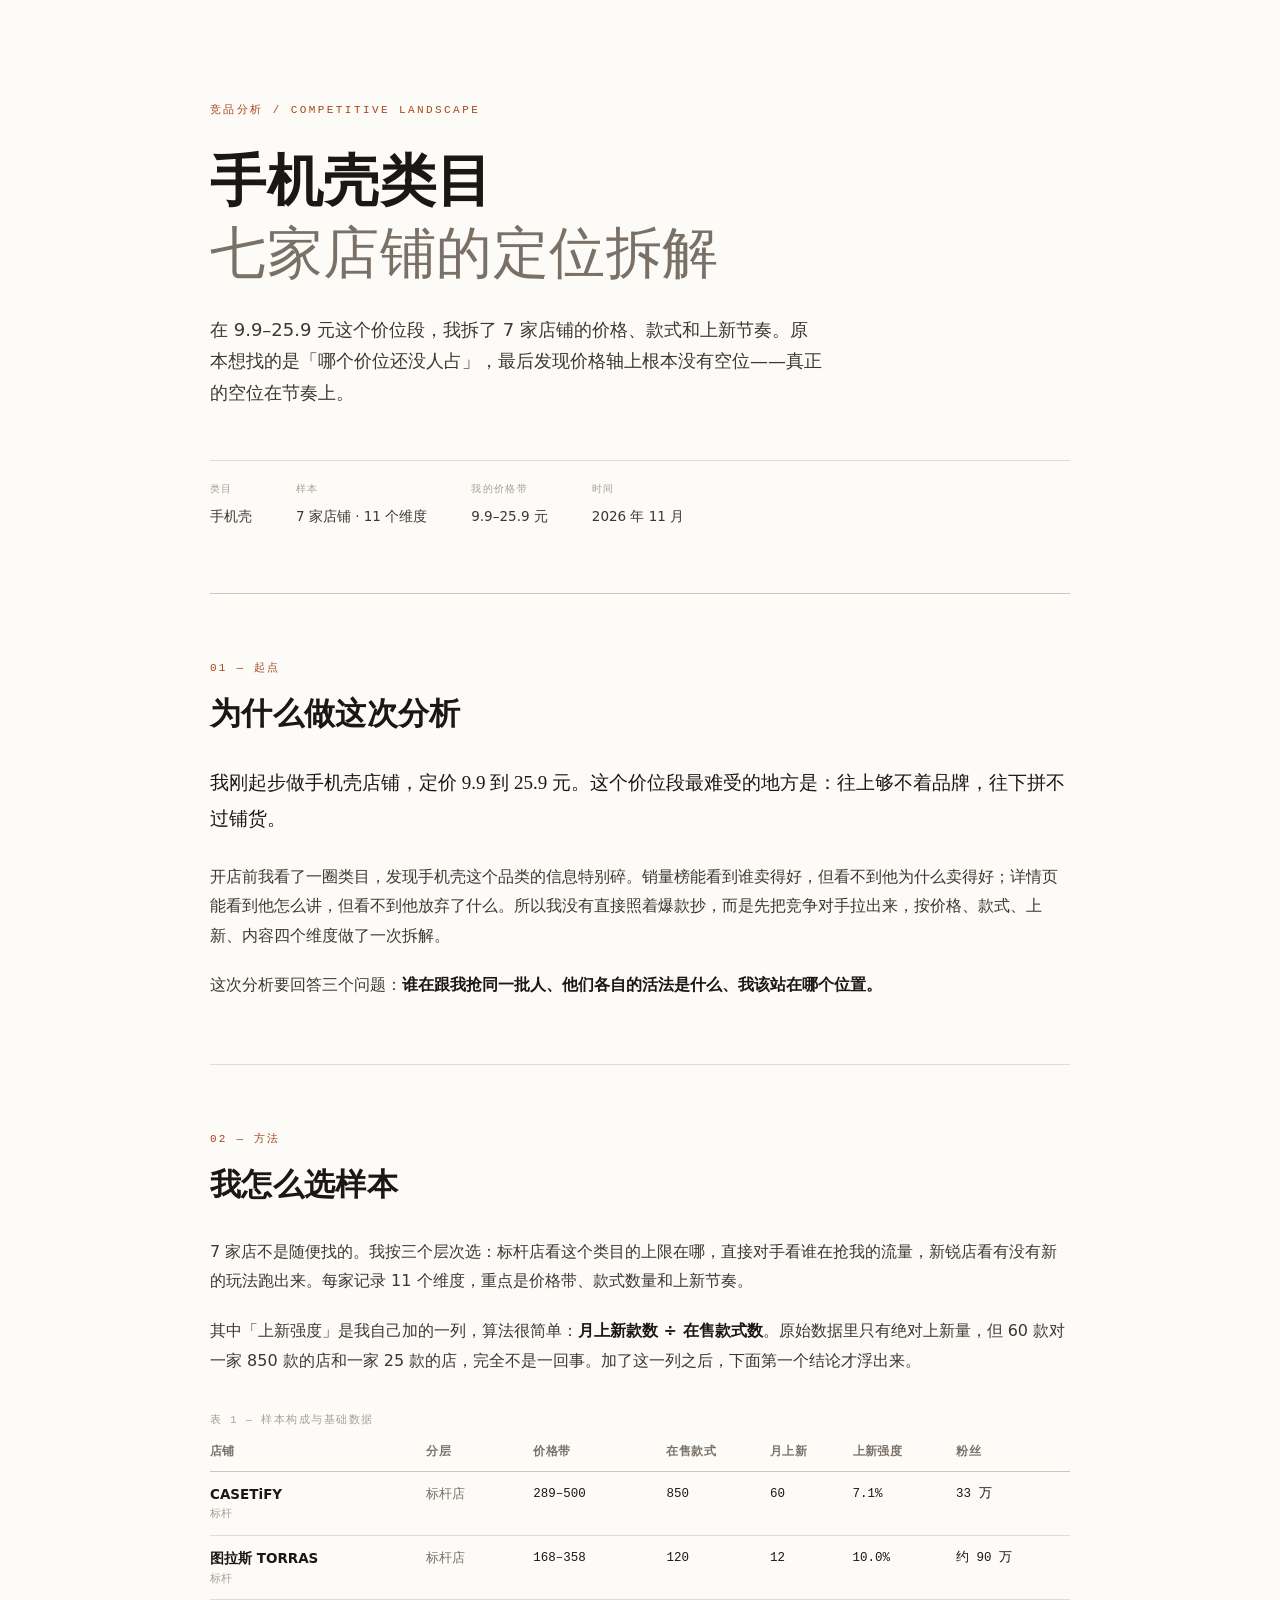
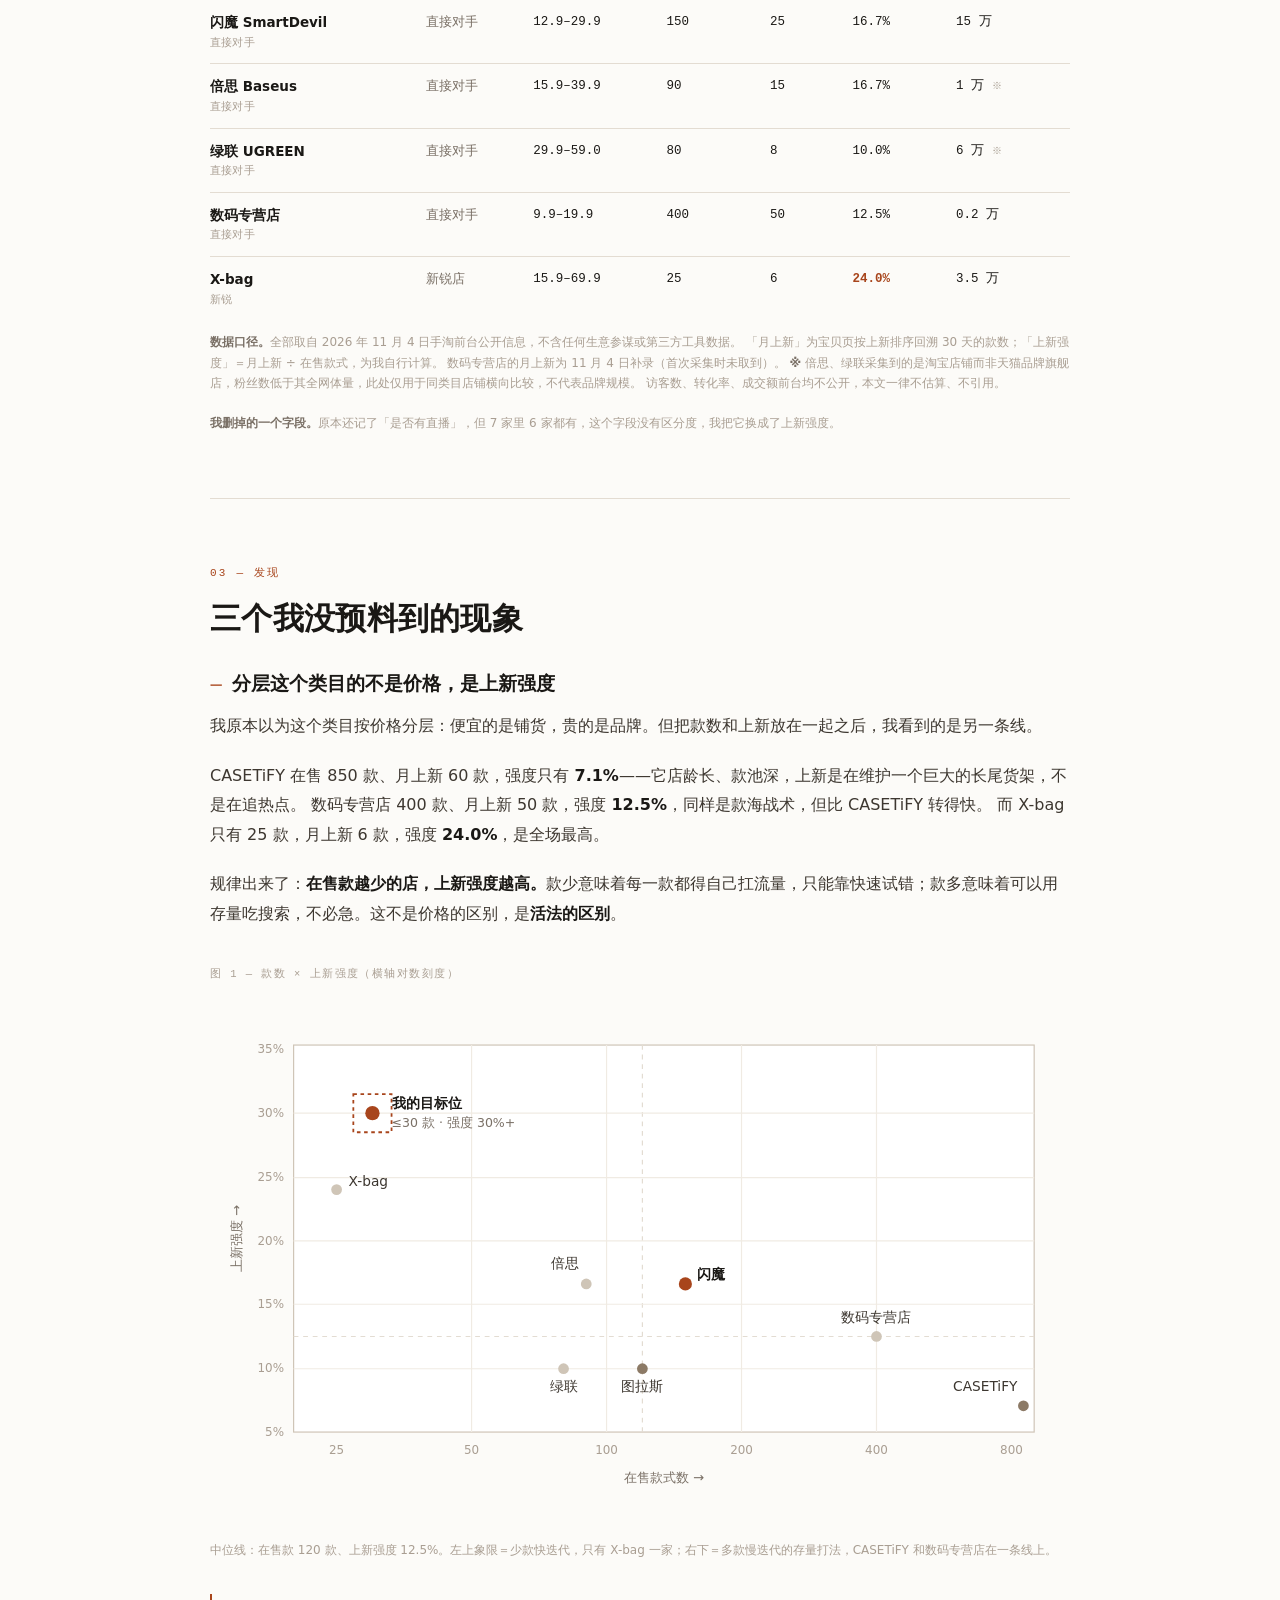
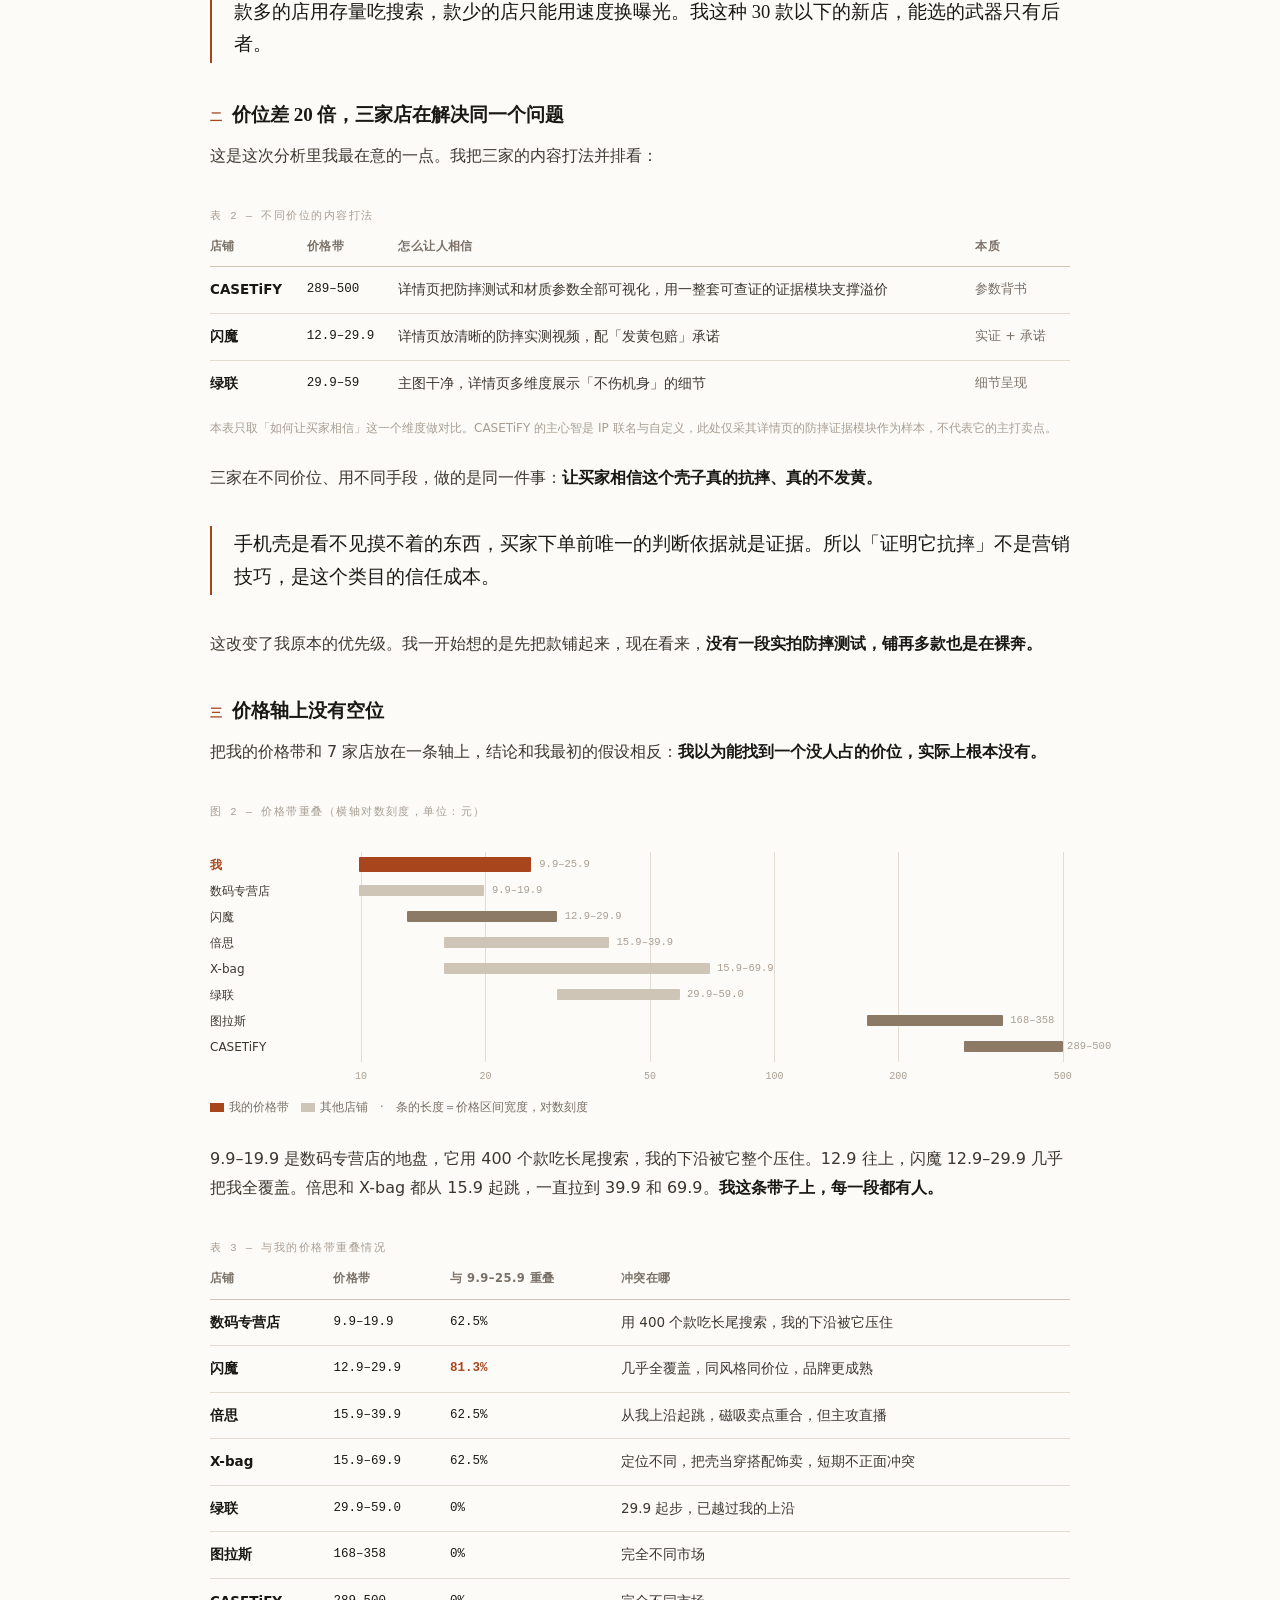
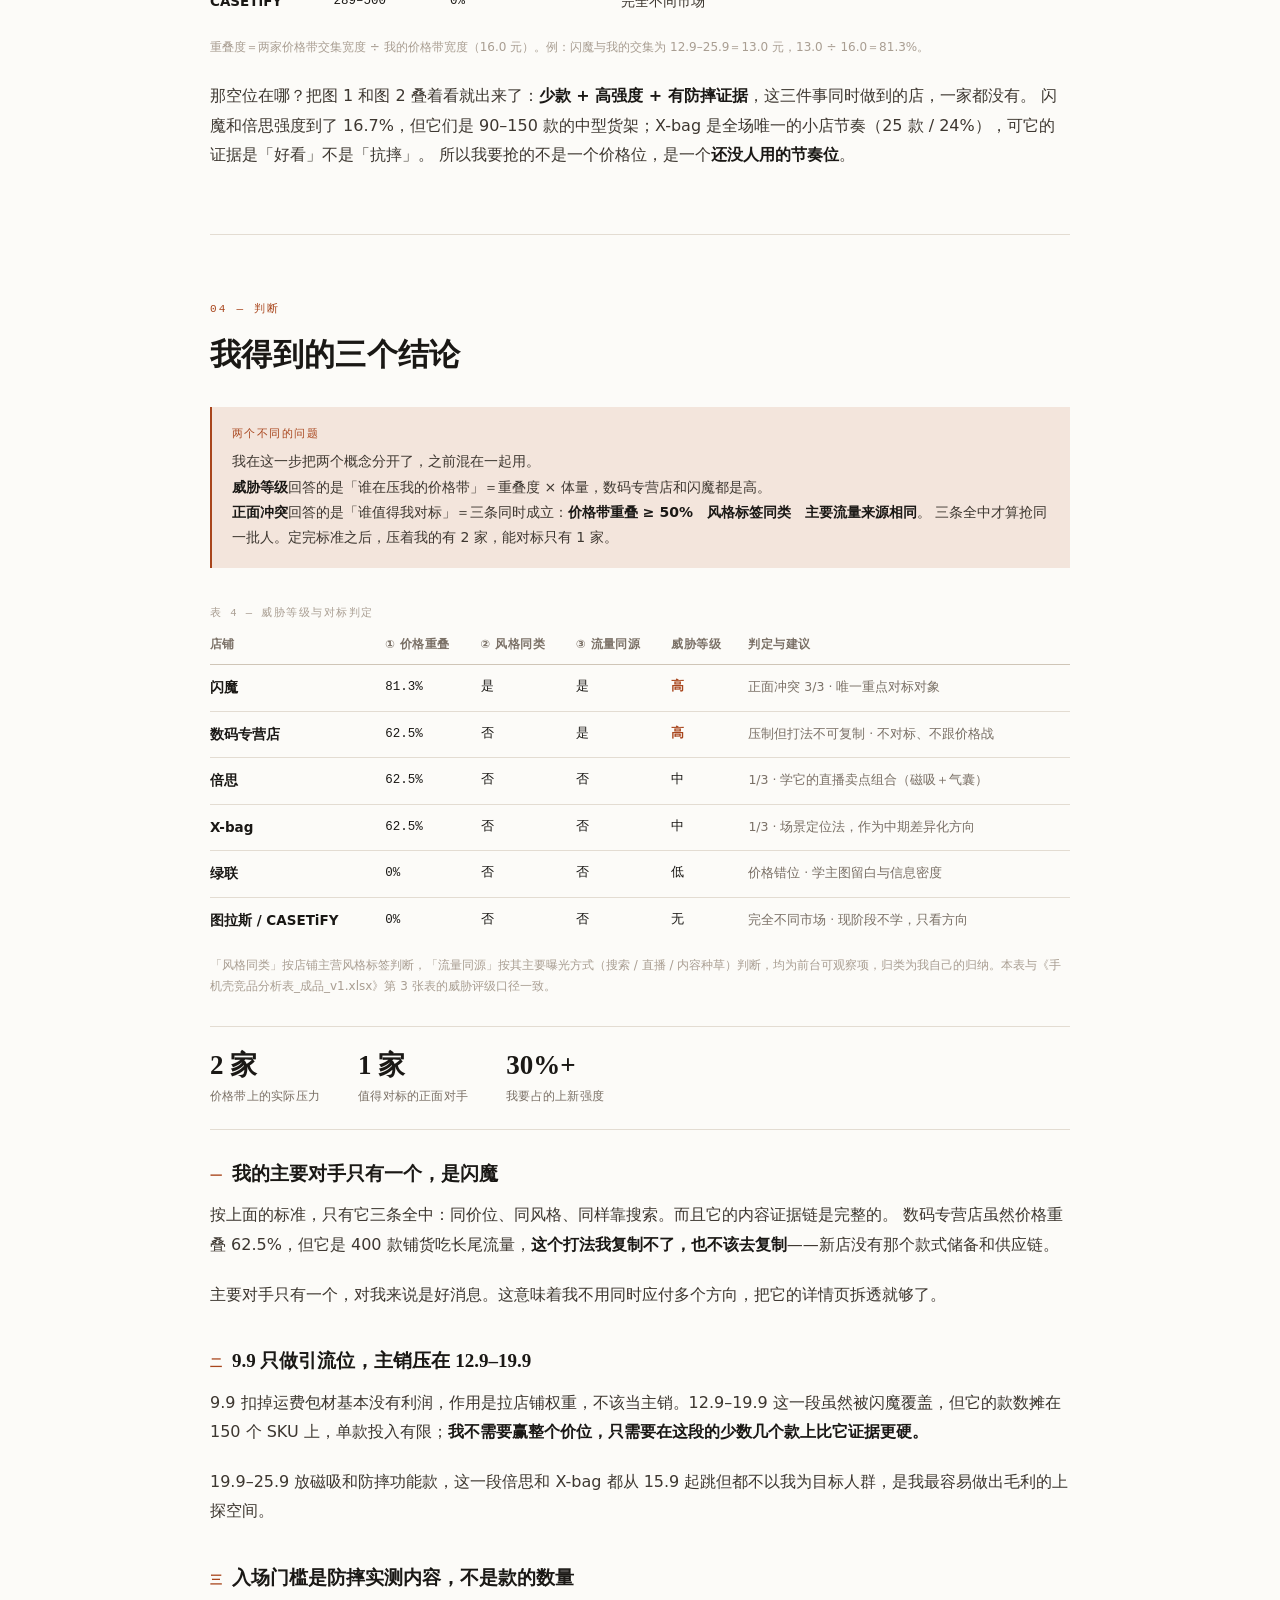
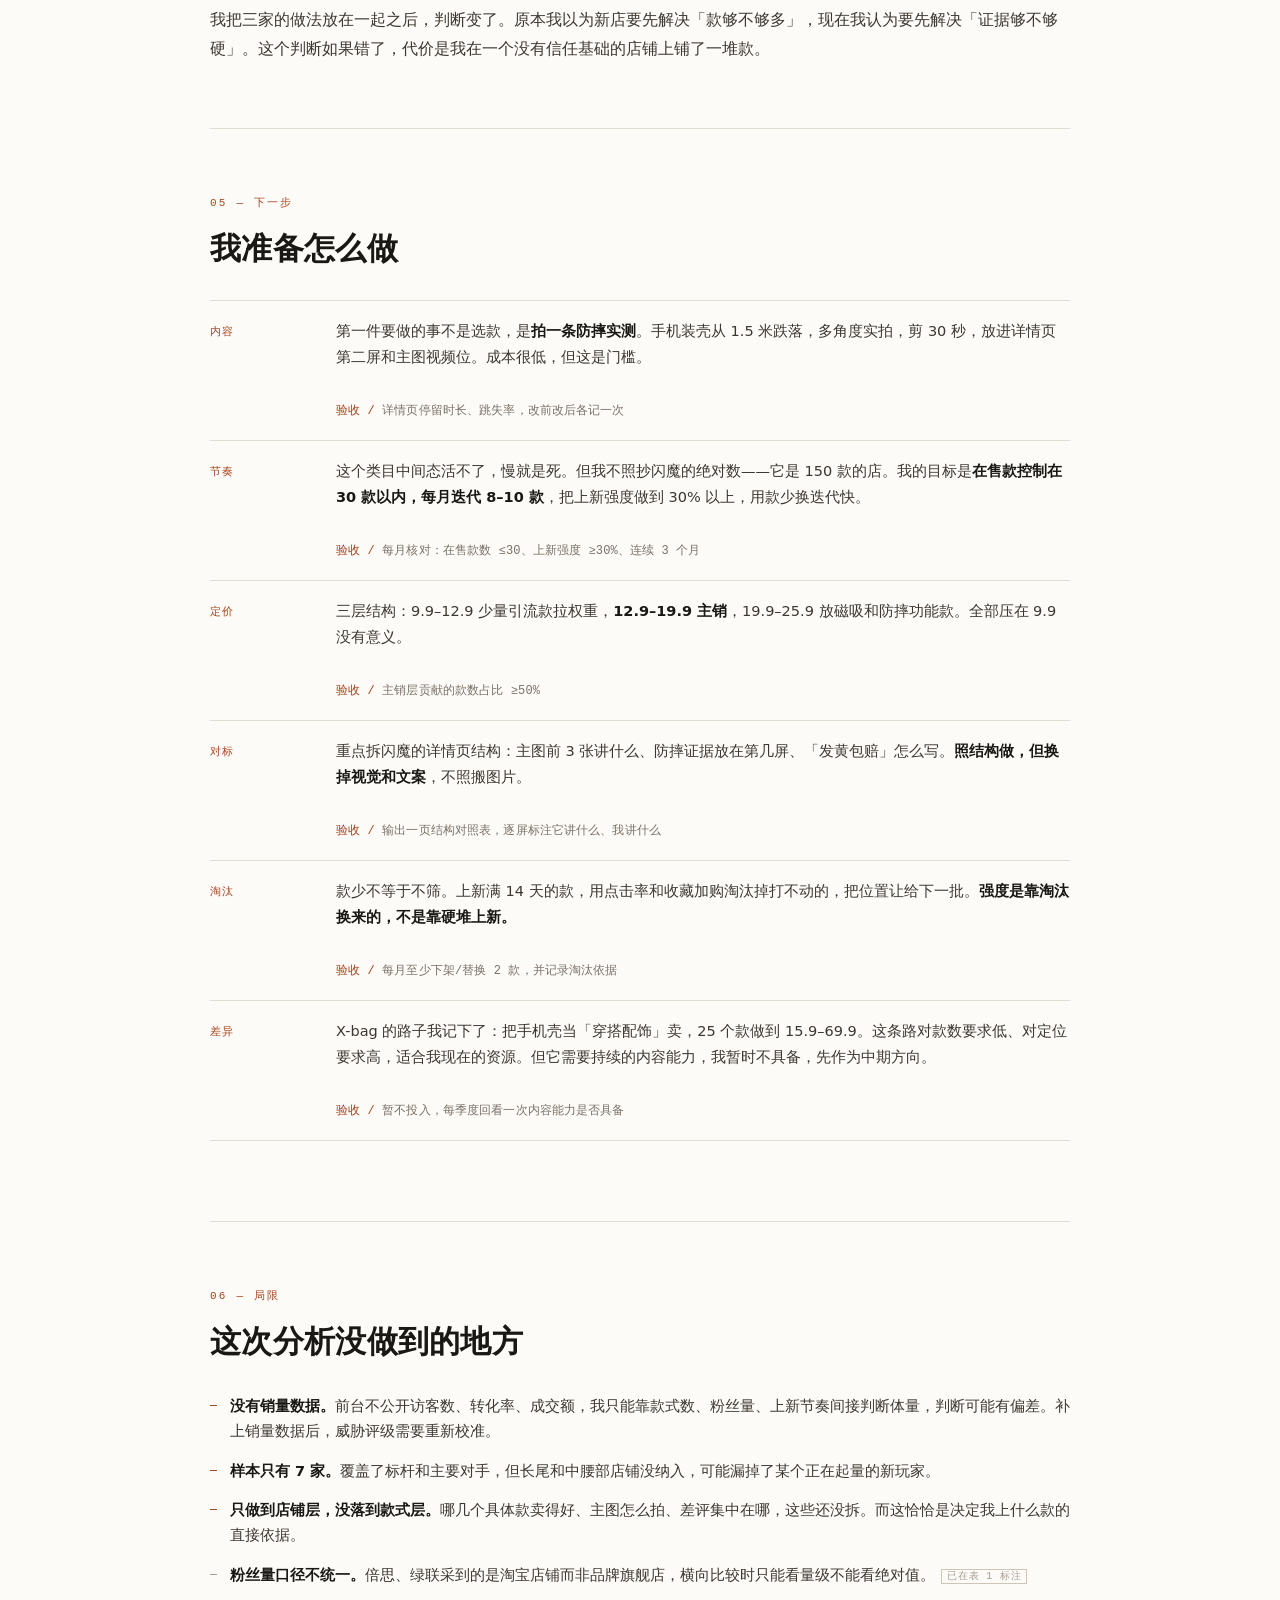
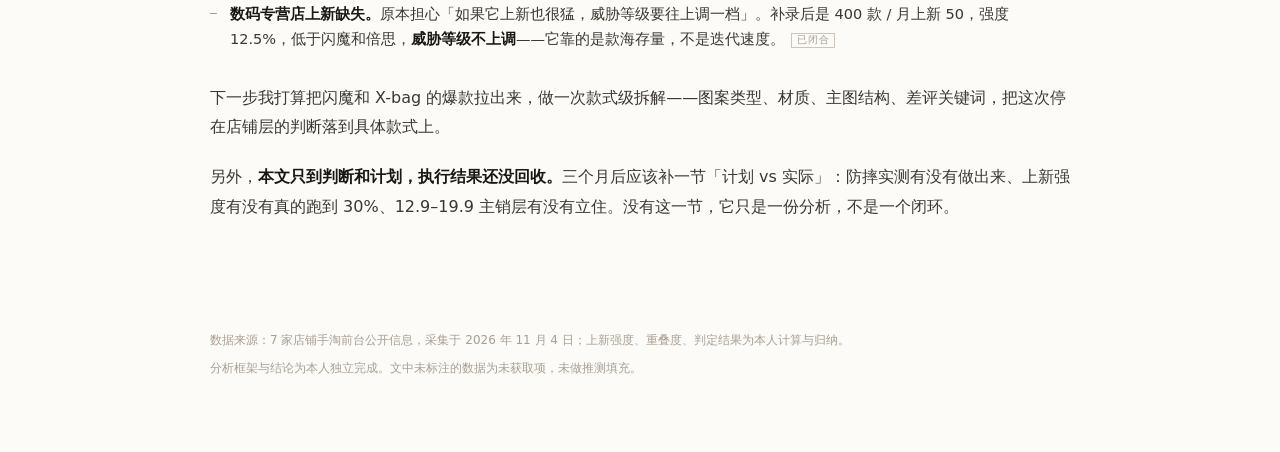
<file: competitor-analysis.html>
<!doctype html>
<html lang="zh-CN">
<head>
<meta charset="UTF-8">
<meta name="viewport" content="width=device-width, initial-scale=1">
<title>手机壳类目竞品分析 · 7 家店铺的定位拆解</title>
<style>
  :root{
    --paper:#FCFBF8;
    --ink:#1A1815;
    --ink2:#3D3730;
    --muted:#7A7066;
    --faint:#A99E92;
    --line:#E3DCD2;
    --rule:#CFC5B7;
    --accent:#A8451C;
    --accent-soft:#F3E5DC;
    --serif:"Songti SC","Noto Serif SC","Source Han Serif SC",Georgia,"Times New Roman",serif;
    --sans:system-ui,-apple-system,"PingFang SC","Hiragino Sans GB","Microsoft YaHei",sans-serif;
    --mono:ui-monospace,SFMono-Regular,"SF Mono",Menlo,Consolas,monospace;
  }
  *{box-sizing:border-box;}
  body{
    margin:0;background:var(--paper);color:var(--ink);
    font-family:var(--sans);font-size:16px;line-height:1.85;
    -webkit-font-smoothing:antialiased;
  }
  .page{width:min(860px,calc(100% - 48px));margin:0 auto;}
  @media(max-width:640px){.page{width:calc(100% - 32px);}body{font-size:15px;}}

  /* ---------- cover ---------- */
  .cover{padding:100px 0 64px;border-bottom:1px solid var(--rule);}
  .cover .cat{
    font-family:var(--mono);font-size:11px;letter-spacing:.22em;
    text-transform:uppercase;color:var(--accent);
  }
  h1{
    margin:26px 0 0;
    font-family:var(--serif);
    font-size:clamp(34px,6vw,56px);
    line-height:1.28;font-weight:600;letter-spacing:.01em;
  }
  h1 .light{color:var(--muted);font-weight:400;}
  .sub{
    margin:24px 0 0;font-size:clamp(15px,1.9vw,18px);
    color:var(--ink2);max-width:34em;line-height:1.75;font-weight:400;
  }
  .byline{
    margin-top:52px;padding-top:20px;border-top:1px solid var(--line);
    display:flex;gap:44px;flex-wrap:wrap;
    font-size:12.5px;color:var(--muted);
  }
  .byline div span{display:block;font-family:var(--mono);font-size:10px;letter-spacing:.14em;color:var(--faint);margin-bottom:4px;text-transform:uppercase;}
  .byline div b{font-weight:500;color:var(--ink2);font-size:13.5px;}
  @media(max-width:640px){.cover{padding:64px 0 44px;}.byline{gap:26px;margin-top:36px;}}

  /* ---------- section ---------- */
  section{padding:64px 0;border-bottom:1px solid var(--line);}
  section:last-of-type{border-bottom:none;}
  .snum{
    font-family:var(--mono);font-size:11px;letter-spacing:.2em;
    color:var(--accent);margin-bottom:14px;
  }
  h2{
    margin:0 0 30px;
    font-family:var(--serif);
    font-size:clamp(23px,3.4vw,31px);
    line-height:1.4;font-weight:600;letter-spacing:.01em;
  }
  h3{
    margin:38px 0 12px;
    font-family:var(--serif);
    font-size:19px;font-weight:600;line-height:1.5;
  }
  h3:first-of-type{margin-top:0;}
  h3 .mark{
    font-family:var(--mono);font-size:12px;color:var(--accent);
    margin-right:9px;letter-spacing:.08em;
  }
  p{margin:0 0 20px;color:var(--ink2);}
  p:last-child{margin-bottom:0;}
  strong{font-weight:600;color:var(--ink);}
  em{font-style:normal;border-bottom:1.5px solid var(--accent-soft);padding-bottom:1px;}

  .lede{
    font-family:var(--serif);font-size:19px;line-height:1.85;
    color:var(--ink);margin-bottom:26px;
  }
  @media(max-width:640px){.lede{font-size:17px;}}

  /* pull quote */
  .pull{
    margin:34px 0;padding:2px 0 2px 22px;
    border-left:2px solid var(--accent);
    font-family:var(--serif);font-size:18.5px;line-height:1.75;
    color:var(--ink);
  }
  @media(max-width:640px){.pull{font-size:16.5px;padding-left:16px;}}

  /* ---------- table ---------- */
  .tcap{
    font-family:var(--mono);font-size:10.5px;letter-spacing:.14em;
    text-transform:uppercase;color:var(--faint);margin:36px 0 10px;
  }
  .twrap{overflow-x:auto;-webkit-overflow-scrolling:touch;}
  table{
    width:100%;border-collapse:collapse;font-size:13.5px;
    min-width:600px;font-variant-numeric:tabular-nums;
  }
  thead th{
    text-align:left;font-weight:600;font-size:11.5px;letter-spacing:.04em;
    color:var(--muted);padding:0 12px 9px 0;
    border-bottom:1px solid var(--rule);white-space:nowrap;
  }
  tbody td{
    padding:12px 12px 12px 0;border-bottom:1px solid var(--line);
    vertical-align:top;color:var(--ink2);line-height:1.6;
  }
  tbody tr:last-child td{border-bottom:none;}
  td.n{font-weight:600;color:var(--ink);white-space:nowrap;}
  td.n small{display:block;font-weight:400;font-size:11px;color:var(--faint);letter-spacing:.02em;}
  td.num{font-family:var(--mono);font-size:12.5px;white-space:nowrap;color:var(--ink);}
  td.num.miss{color:var(--faint);font-style:italic;font-family:var(--sans);font-size:12px;}
  td.num.hi{color:var(--accent);font-weight:600;}
  td.dim{color:var(--muted);font-size:12.5px;}
  .tnote{margin-top:12px;font-size:12px;color:var(--faint);line-height:1.7;}
  .tnote b{color:var(--muted);font-weight:600;}

  /* ---------- band chart (价格带轴) ---------- */
  .bc{margin:30px 0 6px;}
  .bcplot{position:relative;padding-left:132px;}
  @media(max-width:640px){.bcplot{padding-left:96px;}}
  .bcgrid{position:absolute;left:132px;right:0;top:0;bottom:22px;pointer-events:none;}
  @media(max-width:640px){.bcgrid{left:96px;}}
  .bcgrid i{position:absolute;top:0;bottom:0;width:1px;background:var(--line);}
  .bcrow{display:flex;align-items:center;height:26px;position:relative;}
  .bcname{position:absolute;left:-132px;width:126px;font-size:12px;color:var(--ink2);white-space:nowrap;overflow:hidden;text-overflow:ellipsis;}
  @media(max-width:640px){.bcname{left:-96px;width:90px;font-size:10.5px;}}
  .bctrack{flex:1;height:100%;position:relative;}
  .bcbar{position:absolute;top:7px;height:11px;background:var(--rule);border-radius:1px;}
  .bcbar.mine{background:var(--accent);height:15px;top:5px;}
  .bcbar.tier1{background:#8C7A66;}
  .bcval{position:absolute;top:50%;transform:translateY(-50%);font-family:var(--mono);font-size:10.5px;color:var(--faint);white-space:nowrap;}
  .bcticks{position:relative;height:22px;margin-top:2px;}
  .bcticks span{position:absolute;top:6px;transform:translateX(-50%);font-family:var(--mono);font-size:10px;color:var(--faint);}
  .bclead{font-size:11.5px;color:var(--muted);margin-top:14px;line-height:1.7;}
  .bclead i{display:inline-block;width:14px;height:9px;background:var(--accent);vertical-align:middle;margin-right:5px;}
  .bclead i.o{background:var(--rule);}

  /* ---------- quadrant chart ---------- */
  .quad{margin:30px 0 6px;}
  .quad svg{width:100%;height:auto;display:block;}
  .quad text{font-family:var(--sans);}

  /* inline stat */
  .inline-stats{
    display:flex;gap:38px;flex-wrap:wrap;margin:30px 0;
    padding:22px 0;border-top:1px solid var(--line);border-bottom:1px solid var(--line);
  }
  .is{min-width:110px;}
  .is b{display:block;font-family:var(--serif);font-size:27px;font-weight:600;line-height:1.2;color:var(--ink);}
  .is span{display:block;font-size:11.5px;color:var(--muted);margin-top:4px;letter-spacing:.02em;}

  /* rule box */
  .rulebox{
    margin:26px 0;padding:18px 20px;background:var(--accent-soft);
    border-left:2px solid var(--accent);font-size:14px;color:var(--ink2);line-height:1.8;
  }
  .rulebox b{color:var(--ink);font-weight:600;}
  .rulebox .rl{font-family:var(--mono);font-size:10.5px;letter-spacing:.14em;text-transform:uppercase;color:var(--accent);display:block;margin-bottom:6px;}

  /* limitation list */
  .limits{margin:0;padding:0;list-style:none;}
  .limits li{
    position:relative;padding-left:20px;margin-bottom:14px;
    font-size:14.5px;color:var(--ink2);line-height:1.75;
  }
  .limits li::before{
    content:"";position:absolute;left:0;top:11px;
    width:7px;height:1px;background:var(--accent);
  }
  .limits b{color:var(--ink);font-weight:600;}
  .limits li.closed::before{background:var(--faint);}
  .limits li .tag{
    font-family:var(--mono);font-size:10px;letter-spacing:.08em;color:var(--faint);
    border:1px solid var(--rule);padding:1px 5px;margin-left:6px;vertical-align:1px;
  }

  /* plan */
  .plan{margin-top:8px;border-top:1px solid var(--line);}
  .plan-item{
    display:grid;grid-template-columns:104px 1fr;gap:22px;
    padding:18px 0;border-bottom:1px solid var(--line);
  }
  .plan-item dt{
    font-family:var(--mono);font-size:11px;letter-spacing:.1em;
    color:var(--accent);padding-top:3px;text-transform:uppercase;
  }
  .plan-item dd{margin:0;font-size:14.5px;color:var(--ink2);line-height:1.75;}
  .plan-item dd b{color:var(--ink);font-weight:600;}
  .kpi{
    display:block;margin-top:8px;font-size:12px;color:var(--muted);
    font-family:var(--mono);letter-spacing:.01em;grid-column:2;
  }
  .kpi::before{content:"验收 / ";color:var(--accent);}
  @media(max-width:600px){
    .plan-item{grid-template-columns:1fr;gap:4px;padding:14px 0;}
  }

  footer{padding:44px 0 72px;font-size:12px;color:var(--faint);line-height:1.9;}
  footer p{margin:0 0 5px;color:var(--faint);}

  @media print{
    @page{margin:18mm 16mm;}
    body{background:#fff;font-size:10.5pt;line-height:1.75;}
    .page{width:100%;}
    .cover{padding:0 0 34px;break-after:page;}
    section{padding:26px 0;break-inside:auto;}
    h2,h3{break-after:avoid;}
    table{font-size:8.5pt;min-width:0;}
    .twrap{overflow:visible;}
    .pull,.inline-stats,.plan-item,.bc,.quad,.rulebox{break-inside:avoid;}
    tbody tr{break-inside:avoid;}
    .bcplot{padding-left:120px;}
  }
</style>
</head>
<body>

<div class="page">

  <header class="cover">
    <div class="cat">竞品分析 / Competitive Landscape</div>
    <h1>手机壳类目<br><span class="light">七家店铺的定位拆解</span></h1>
    <p class="sub">
      在 9.9–25.9 元这个价位段，我拆了 7 家店铺的价格、款式和上新节奏。原本想找的是「哪个价位还没人占」，最后发现价格轴上根本没有空位——真正的空位在节奏上。
    </p>
    <div class="byline">
      <div><span>类目</span><b>手机壳</b></div>
      <div><span>样本</span><b>7 家店铺 · 11 个维度</b></div>
      <div><span>我的价格带</span><b>9.9–25.9 元</b></div>
      <div><span>时间</span><b>2026 年 11 月</b></div>
    </div>
  </header>

  <!-- 01 -->
  <section>
    <div class="snum">01 — 起点</div>
    <h2>为什么做这次分析</h2>

    <p class="lede">
      我刚起步做手机壳店铺，定价 9.9 到 25.9 元。这个价位段最难受的地方是：往上够不着品牌，往下拼不过铺货。
    </p>

    <p>
      开店前我看了一圈类目，发现手机壳这个品类的信息特别碎。销量榜能看到谁卖得好，但看不到他为什么卖得好；详情页能看到他怎么讲，但看不到他放弃了什么。所以我没有直接照着爆款抄，而是先把竞争对手拉出来，按价格、款式、上新、内容四个维度做了一次拆解。
    </p>

    <p>
      这次分析要回答三个问题：<strong>谁在跟我抢同一批人、他们各自的活法是什么、我该站在哪个位置。</strong>
    </p>
  </section>

  <!-- 02 -->
  <section>
    <div class="snum">02 — 方法</div>
    <h2>我怎么选样本</h2>

    <p>
      7 家店不是随便找的。我按三个层次选：标杆店看这个类目的上限在哪，直接对手看谁在抢我的流量，新锐店看有没有新的玩法跑出来。每家记录 11 个维度，重点是价格带、款式数量和上新节奏。
    </p>

    <p>
      其中「上新强度」是我自己加的一列，算法很简单：<strong>月上新款数 ÷ 在售款式数</strong>。原始数据里只有绝对上新量，但 60 款对一家 850 款的店和一家 25 款的店，完全不是一回事。加了这一列之后，下面第一个结论才浮出来。
    </p>

    <div class="tcap">表 1 — 样本构成与基础数据</div>
    <div class="twrap">
      <table>
        <thead>
          <tr>
            <th>店铺</th><th>分层</th><th>价格带</th><th>在售款式</th><th>月上新</th><th>上新强度</th><th>粉丝</th>
          </tr>
        </thead>
        <tbody>
          <tr>
            <td class="n">CASETiFY<small>标杆</small></td>
            <td class="dim">标杆店</td>
            <td class="num">289–500</td>
            <td class="num">850</td>
            <td class="num">60</td>
            <td class="num">7.1%</td>
            <td class="num">33 万</td>
          </tr>
          <tr>
            <td class="n">图拉斯 TORRAS<small>标杆</small></td>
            <td class="dim">标杆店</td>
            <td class="num">168–358</td>
            <td class="num">120</td>
            <td class="num">12</td>
            <td class="num">10.0%</td>
            <td class="num">约 90 万</td>
          </tr>
          <tr>
            <td class="n">闪魔 SmartDevil<small>直接对手</small></td>
            <td class="dim">直接对手</td>
            <td class="num">12.9–29.9</td>
            <td class="num">150</td>
            <td class="num">25</td>
            <td class="num">16.7%</td>
            <td class="num">15 万</td>
          </tr>
          <tr>
            <td class="n">倍思 Baseus<small>直接对手</small></td>
            <td class="dim">直接对手</td>
            <td class="num">15.9–39.9</td>
            <td class="num">90</td>
            <td class="num">15</td>
            <td class="num">16.7%</td>
            <td class="num">1 万 <small style="font-size:10px;color:var(--faint)">※</small></td>
          </tr>
          <tr>
            <td class="n">绿联 UGREEN<small>直接对手</small></td>
            <td class="dim">直接对手</td>
            <td class="num">29.9–59.0</td>
            <td class="num">80</td>
            <td class="num">8</td>
            <td class="num">10.0%</td>
            <td class="num">6 万 <small style="font-size:10px;color:var(--faint)">※</small></td>
          </tr>
          <tr>
            <td class="n">数码专营店<small>直接对手</small></td>
            <td class="dim">直接对手</td>
            <td class="num">9.9–19.9</td>
            <td class="num">400</td>
            <td class="num">50</td>
            <td class="num">12.5%</td>
            <td class="num">0.2 万</td>
          </tr>
          <tr>
            <td class="n">X-bag<small>新锐</small></td>
            <td class="dim">新锐店</td>
            <td class="num">15.9–69.9</td>
            <td class="num">25</td>
            <td class="num">6</td>
            <td class="num hi">24.0%</td>
            <td class="num">3.5 万</td>
          </tr>
        </tbody>
      </table>
    </div>
    <p class="tnote">
      <b>数据口径。</b>全部取自 2026 年 11 月 4 日手淘前台公开信息，不含任何生意参谋或第三方工具数据。
      「月上新」为宝贝页按上新排序回溯 30 天的款数；「上新强度」＝月上新 ÷ 在售款式，为我自行计算。
      数码专营店的月上新为 11 月 4 日补录（首次采集时未取到）。
      <b>※</b> 倍思、绿联采集到的是淘宝店铺而非天猫品牌旗舰店，粉丝数低于其全网体量，此处仅用于同类目店铺横向比较，不代表品牌规模。
      访客数、转化率、成交额前台均不公开，本文一律不估算、不引用。
    </p>
    <p class="tnote">
      <b>我删掉的一个字段。</b>原本还记了「是否有直播」，但 7 家里 6 家都有，这个字段没有区分度，我把它换成了上新强度。
    </p>
  </section>

  <!-- 03 -->
  <section>
    <div class="snum">03 — 发现</div>
    <h2>三个我没预料到的现象</h2>

    <h3><span class="mark">一</span>分层这个类目的不是价格，是上新强度</h3>
    <p>
      我原本以为这个类目按价格分层：便宜的是铺货，贵的是品牌。但把款数和上新放在一起之后，我看到的是另一条线。
    </p>
    <p>
      CASETiFY 在售 850 款、月上新 60 款，强度只有 <strong>7.1%</strong>——它店龄长、款池深，上新是在维护一个巨大的长尾货架，不是在追热点。
      数码专营店 400 款、月上新 50 款，强度 <strong>12.5%</strong>，同样是款海战术，但比 CASETiFY 转得快。
      而 X-bag 只有 25 款，月上新 6 款，强度 <strong>24.0%</strong>，是全场最高。
    </p>
    <p>
      规律出来了：<strong>在售款越少的店，上新强度越高。</strong>款少意味着每一款都得自己扛流量，只能靠快速试错；款多意味着可以用存量吃搜索，不必急。这不是价格的区别，是<strong>活法的区别</strong>。
    </p>

    <div class="tcap">图 1 — 款数 × 上新强度（横轴对数刻度）</div>
    <div class="quad">
      <svg viewBox="0 0 720 430" role="img" aria-label="散点图：横轴为在售款式数（对数刻度），纵轴为上新强度，七家店加我的目标位">
        <!-- frame -->
        <rect x="70" y="26" width="620" height="324" fill="#fff" stroke="#CFC5B7" stroke-width="1"/>
        <!-- quadrant medians -->
        <line x1="362" y1="26" x2="362" y2="350" stroke="#E3DCD2" stroke-width="1" stroke-dasharray="4 4"/>
        <line x1="70" y1="270" x2="690" y2="270" stroke="#E3DCD2" stroke-width="1" stroke-dasharray="4 4"/>
        <!-- y grid labels -->
        <g font-size="10" fill="#A99E92" font-family="ui-monospace,Menlo,Consolas,monospace" text-anchor="end">
          <text x="62" y="353">5%</text>
          <text x="62" y="300">10%</text>
          <text x="62" y="246">15%</text>
          <text x="62" y="193">20%</text>
          <text x="62" y="140">25%</text>
          <text x="62" y="86">30%</text>
          <text x="62" y="33">35%</text>
        </g>
        <g stroke="#F0EBE3" stroke-width="1">
          <line x1="70" y1="297" x2="690" y2="297"/>
          <line x1="70" y1="243" x2="690" y2="243"/>
          <line x1="70" y1="190" x2="690" y2="190"/>
          <line x1="70" y1="137" x2="690" y2="137"/>
          <line x1="70" y1="83"  x2="690" y2="83"/>
        </g>
        <!-- x tick labels -->
        <g font-size="10" fill="#A99E92" font-family="ui-monospace,Menlo,Consolas,monospace" text-anchor="middle">
          <text x="106" y="368">25</text>
          <text x="219" y="368">50</text>
          <text x="332" y="368">100</text>
          <text x="445" y="368">200</text>
          <text x="558" y="368">400</text>
          <text x="671" y="368">800</text>
        </g>
        <g stroke="#F0EBE3" stroke-width="1">
          <line x1="219" y1="26" x2="219" y2="350"/>
          <line x1="332" y1="26" x2="332" y2="350"/>
          <line x1="445" y1="26" x2="445" y2="350"/>
          <line x1="558" y1="26" x2="558" y2="350"/>
        </g>

        <!-- points -->
        <g font-size="11.5" fill="#3D3730">
          <circle cx="681" cy="328" r="4.5" fill="#8C7A66"/>
          <text x="676" y="316" text-anchor="end">CASETiFY</text>

          <circle cx="362" cy="297" r="4.5" fill="#8C7A66"/>
          <text x="362" y="316" text-anchor="middle">图拉斯</text>

          <circle cx="296" cy="297" r="4.5" fill="#CFC5B7"/>
          <text x="296" y="316" text-anchor="middle">绿联</text>

          <circle cx="558" cy="270" r="4.5" fill="#CFC5B7"/>
          <text x="558" y="258" text-anchor="middle">数码专营店</text>

          <circle cx="315" cy="226" r="4.5" fill="#CFC5B7"/>
          <text x="309" y="213" text-anchor="end">倍思</text>

          <circle cx="398" cy="226" r="5.5" fill="#A8451C"/>
          <text x="408" y="222" fill="#1A1815" font-weight="600">闪魔</text>

          <circle cx="106" cy="147" r="4.5" fill="#CFC5B7"/>
          <text x="116" y="144">X-bag</text>
        </g>

        <!-- my target -->
        <g>
          <rect x="120" y="67" width="32" height="32" fill="none" stroke="#A8451C" stroke-width="1.5" stroke-dasharray="3 3"/>
          <circle cx="136" cy="83" r="6" fill="#A8451C"/>
          <text x="152" y="79" font-size="11.5" fill="#1A1815" font-weight="600">我的目标位</text>
          <text x="152" y="95" font-size="10.5" fill="#7A7066">≤30 款 · 强度 30%+</text>
        </g>

        <!-- axis titles -->
        <text x="380" y="392" font-size="11" fill="#7A7066" text-anchor="middle">在售款式数 →</text>
        <text x="26" y="188" font-size="11" fill="#7A7066" text-anchor="middle" transform="rotate(-90 26 188)">上新强度 →</text>
      </svg>
    </div>
    <p class="tnote">中位线：在售款 120 款、上新强度 12.5%。左上象限＝少款快迭代，只有 X-bag 一家；右下＝多款慢迭代的存量打法，CASETiFY 和数码专营店在一条线上。</p>

    <div class="pull">
      款多的店用存量吃搜索，款少的店只能用速度换曝光。我这种 30 款以下的新店，能选的武器只有后者。
    </div>

    <h3><span class="mark">二</span>价位差 20 倍，三家店在解决同一个问题</h3>
    <p>
      这是这次分析里我最在意的一点。我把三家的内容打法并排看：
    </p>

    <div class="tcap">表 2 — 不同价位的内容打法</div>
    <div class="twrap">
      <table>
        <thead>
          <tr><th>店铺</th><th>价格带</th><th>怎么让人相信</th><th>本质</th></tr>
        </thead>
        <tbody>
          <tr>
            <td class="n">CASETiFY</td>
            <td class="num">289–500</td>
            <td>详情页把防摔测试和材质参数全部可视化，用一整套可查证的证据模块支撑溢价</td>
            <td class="dim">参数背书</td>
          </tr>
          <tr>
            <td class="n">闪魔</td>
            <td class="num">12.9–29.9</td>
            <td>详情页放清晰的防摔实测视频，配「发黄包赔」承诺</td>
            <td class="dim">实证 + 承诺</td>
          </tr>
          <tr>
            <td class="n">绿联</td>
            <td class="num">29.9–59</td>
            <td>主图干净，详情页多维度展示「不伤机身」的细节</td>
            <td class="dim">细节呈现</td>
          </tr>
        </tbody>
      </table>
    </div>
    <p class="tnote">本表只取「如何让买家相信」这一个维度做对比。CASETiFY 的主心智是 IP 联名与自定义，此处仅采其详情页的防摔证据模块作为样本，不代表它的主打卖点。</p>

    <p style="margin-top:24px;">
      三家在不同价位、用不同手段，做的是同一件事：<strong>让买家相信这个壳子真的抗摔、真的不发黄。</strong>
    </p>

    <div class="pull">
      手机壳是看不见摸不着的东西，买家下单前唯一的判断依据就是证据。所以「证明它抗摔」不是营销技巧，是这个类目的信任成本。
    </div>

    <p>
      这改变了我原本的优先级。我一开始想的是先把款铺起来，现在看来，<strong>没有一段实拍防摔测试，铺再多款也是在裸奔。</strong>
    </p>

    <h3><span class="mark">三</span>价格轴上没有空位</h3>
    <p>
      把我的价格带和 7 家店放在一条轴上，结论和我最初的假设相反：<strong>我以为能找到一个没人占的价位，实际上根本没有。</strong>
    </p>

    <div class="tcap">图 2 — 价格带重叠（横轴对数刻度，单位：元）</div>
    <div class="bc">
      <div class="bcplot">
        <div class="bcgrid" aria-hidden="true">
          <i style="left:2.6%"></i><i style="left:19.7%"></i><i style="left:42.3%"></i><i style="left:59.4%"></i><i style="left:76.4%"></i><i style="left:99%"></i>
        </div>

        <div class="bcrow"><span class="bcname" style="color:var(--accent);font-weight:600">我</span><span class="bctrack"><span class="bcbar mine" style="left:2.3%;width:23.7%"></span><span class="bcval" style="left:27.1%">9.9–25.9</span></span></div>
        <div class="bcrow"><span class="bcname">数码专营店</span><span class="bctrack"><span class="bcbar" style="left:2.3%;width:17.2%"></span><span class="bcval" style="left:20.6%">9.9–19.9</span></span></div>
        <div class="bcrow"><span class="bcname">闪魔</span><span class="bctrack"><span class="bcbar tier1" style="left:8.9%;width:20.7%"></span><span class="bcval" style="left:30.6%">12.9–29.9</span></span></div>
        <div class="bcrow"><span class="bcname">倍思</span><span class="bctrack"><span class="bcbar" style="left:14.0%;width:22.7%"></span><span class="bcval" style="left:37.7%">15.9–39.9</span></span></div>
        <div class="bcrow"><span class="bcname">X-bag</span><span class="bctrack"><span class="bcbar" style="left:14.0%;width:36.5%"></span><span class="bcval" style="left:51.5%">15.9–69.9</span></span></div>
        <div class="bcrow"><span class="bcname">绿联</span><span class="bctrack"><span class="bcbar" style="left:29.6%;width:16.8%"></span><span class="bcval" style="left:47.4%">29.9–59.0</span></span></div>
        <div class="bcrow"><span class="bcname">图拉斯</span><span class="bctrack"><span class="bcbar tier1" style="left:72.1%;width:18.7%"></span><span class="bcval" style="left:91.8%">168–358</span></span></div>
        <div class="bcrow"><span class="bcname">CASETiFY</span><span class="bctrack"><span class="bcbar tier1" style="left:85.5%;width:13.5%"></span><span class="bcval" style="left:99.6%">289–500</span></span></div>

        <div class="bcticks">
          <span style="left:2.6%">10</span><span style="left:19.7%">20</span><span style="left:42.3%">50</span><span style="left:59.4%">100</span><span style="left:76.4%">200</span><span style="left:99%">500</span>
        </div>
      </div>
      <p class="bclead"><i></i>我的价格带　<i class="o"></i>其他店铺　·　条的长度＝价格区间宽度，对数刻度</p>
    </div>

    <p style="margin-top:26px;">
      9.9–19.9 是数码专营店的地盘，它用 400 个款吃长尾搜索，我的下沿被它整个压住。12.9 往上，闪魔 12.9–29.9 几乎把我全覆盖。倍思和 X-bag 都从 15.9 起跳，一直拉到 39.9 和 69.9。<strong>我这条带子上，每一段都有人。</strong>
    </p>

    <div class="tcap">表 3 — 与我的价格带重叠情况</div>
    <div class="twrap">
      <table>
        <thead>
          <tr><th>店铺</th><th>价格带</th><th>与 9.9–25.9 重叠</th><th>冲突在哪</th></tr>
        </thead>
        <tbody>
          <tr>
            <td class="n">数码专营店</td>
            <td class="num">9.9–19.9</td>
            <td class="num">62.5%</td>
            <td>用 400 个款吃长尾搜索，我的下沿被它压住</td>
          </tr>
          <tr>
            <td class="n">闪魔</td>
            <td class="num">12.9–29.9</td>
            <td class="num hi">81.3%</td>
            <td>几乎全覆盖，同风格同价位，品牌更成熟</td>
          </tr>
          <tr>
            <td class="n">倍思</td>
            <td class="num">15.9–39.9</td>
            <td class="num">62.5%</td>
            <td>从我上沿起跳，磁吸卖点重合，但主攻直播</td>
          </tr>
          <tr>
            <td class="n">X-bag</td>
            <td class="num">15.9–69.9</td>
            <td class="num">62.5%</td>
            <td>定位不同，把壳当穿搭配饰卖，短期不正面冲突</td>
          </tr>
          <tr>
            <td class="n">绿联</td>
            <td class="num">29.9–59.0</td>
            <td class="num">0%</td>
            <td>29.9 起步，已越过我的上沿</td>
          </tr>
          <tr>
            <td class="n">图拉斯</td>
            <td class="num">168–358</td>
            <td class="num">0%</td>
            <td>完全不同市场</td>
          </tr>
          <tr>
            <td class="n">CASETiFY</td>
            <td class="num">289–500</td>
            <td class="num">0%</td>
            <td>完全不同市场</td>
          </tr>
        </tbody>
      </table>
    </div>
    <p class="tnote">重叠度＝两家价格带交集宽度 ÷ 我的价格带宽度（16.0 元）。例：闪魔与我的交集为 12.9–25.9＝13.0 元，13.0 ÷ 16.0＝81.3%。</p>

    <p style="margin-top:24px;">
      那空位在哪？把图 1 和图 2 叠着看就出来了：<strong>少款 + 高强度 + 有防摔证据</strong>，这三件事同时做到的店，一家都没有。
      闪魔和倍思强度到了 16.7%，但它们是 90–150 款的中型货架；X-bag 是全场唯一的小店节奏（25 款 / 24%），可它的证据是「好看」不是「抗摔」。
      所以我要抢的不是一个价格位，是一个<strong>还没人用的节奏位</strong>。
    </p>
  </section>

  <!-- 04 -->
  <section>
    <div class="snum">04 — 判断</div>
    <h2>我得到的三个结论</h2>

    <div class="rulebox">
      <span class="rl">两个不同的问题</span>
      我在这一步把两个概念分开了，之前混在一起用。<br>
      <b>威胁等级</b>回答的是「谁在压我的价格带」＝重叠度 × 体量，数码专营店和闪魔都是高。<br>
      <b>正面冲突</b>回答的是「谁值得我对标」＝三条同时成立：<b>价格带重叠 ≥ 50%　风格标签同类　主要流量来源相同</b>。
      三条全中才算抢同一批人。定完标准之后，压着我的有 2 家，能对标只有 1 家。
    </div>

    <div class="tcap">表 4 — 威胁等级与对标判定</div>
    <div class="twrap">
      <table>
        <thead>
          <tr><th>店铺</th><th>① 价格重叠</th><th>② 风格同类</th><th>③ 流量同源</th><th>威胁等级</th><th>判定与建议</th></tr>
        </thead>
        <tbody>
          <tr><td class="n">闪魔</td><td class="num">81.3%</td><td class="num">是</td><td class="num">是</td><td class="num hi">高</td><td class="dim">正面冲突 3/3 · 唯一重点对标对象</td></tr>
          <tr><td class="n">数码专营店</td><td class="num">62.5%</td><td class="num">否</td><td class="num">是</td><td class="num hi">高</td><td class="dim">压制但打法不可复制 · 不对标、不跟价格战</td></tr>
          <tr><td class="n">倍思</td><td class="num">62.5%</td><td class="num">否</td><td class="num">否</td><td class="num">中</td><td class="dim">1/3 · 学它的直播卖点组合（磁吸＋气囊）</td></tr>
          <tr><td class="n">X-bag</td><td class="num">62.5%</td><td class="num">否</td><td class="num">否</td><td class="num">中</td><td class="dim">1/3 · 场景定位法，作为中期差异化方向</td></tr>
          <tr><td class="n">绿联</td><td class="num">0%</td><td class="num">否</td><td class="num">否</td><td class="num">低</td><td class="dim">价格错位 · 学主图留白与信息密度</td></tr>
          <tr><td class="n">图拉斯 / CASETiFY</td><td class="num">0%</td><td class="num">否</td><td class="num">否</td><td class="num">无</td><td class="dim">完全不同市场 · 现阶段不学，只看方向</td></tr>
        </tbody>
      </table>
    </div>
    <p class="tnote">「风格同类」按店铺主营风格标签判断，「流量同源」按其主要曝光方式（搜索 / 直播 / 内容种草）判断，均为前台可观察项，归类为我自己的归纳。本表与《手机壳竞品分析表_成品_v1.xlsx》第 3 张表的威胁评级口径一致。</p>

    <div class="inline-stats">
      <div class="is"><b>2 家</b><span>价格带上的实际压力</span></div>
      <div class="is"><b>1 家</b><span>值得对标的正面对手</span></div>
      <div class="is"><b>30%+</b><span>我要占的上新强度</span></div>
    </div>

    <h3><span class="mark">一</span>我的主要对手只有一个，是闪魔</h3>
    <p>
      按上面的标准，只有它三条全中：同价位、同风格、同样靠搜索。而且它的内容证据链是完整的。
      数码专营店虽然价格重叠 62.5%，但它是 400 款铺货吃长尾流量，<strong>这个打法我复制不了，也不该去复制</strong>——新店没有那个款式储备和供应链。
    </p>
    <p>
      主要对手只有一个，对我来说是好消息。这意味着我不用同时应付多个方向，把它的详情页拆透就够了。
    </p>

    <h3><span class="mark">二</span>9.9 只做引流位，主销压在 12.9–19.9</h3>
    <p>
      9.9 扣掉运费包材基本没有利润，作用是拉店铺权重，不该当主销。12.9–19.9 这一段虽然被闪魔覆盖，但它的款数摊在 150 个 SKU 上，单款投入有限；<strong>我不需要赢整个价位，只需要在这段的少数几个款上比它证据更硬。</strong>
    </p>
    <p>
      19.9–25.9 放磁吸和防摔功能款，这一段倍思和 X-bag 都从 15.9 起跳但都不以我为目标人群，是我最容易做出毛利的上探空间。
    </p>

    <h3><span class="mark">三</span>入场门槛是防摔实测内容，不是款的数量</h3>
    <p>
      我把三家的做法放在一起之后，判断变了。原本我以为新店要先解决「款够不够多」，现在我认为要先解决「证据够不够硬」。这个判断如果错了，代价是我在一个没有信任基础的店铺上铺了一堆款。
    </p>
  </section>

  <!-- 05 -->
  <section>
    <div class="snum">05 — 下一步</div>
    <h2>我准备怎么做</h2>

    <dl class="plan">
      <div class="plan-item">
        <dt>内容</dt>
        <dd>第一件要做的事不是选款，是<b>拍一条防摔实测</b>。手机装壳从 1.5 米跌落，多角度实拍，剪 30 秒，放进详情页第二屏和主图视频位。成本很低，但这是门槛。</dd>
        <span class="kpi">详情页停留时长、跳失率，改前改后各记一次</span>
      </div>
      <div class="plan-item">
        <dt>节奏</dt>
        <dd>这个类目中间态活不了，慢就是死。但我不照抄闪魔的绝对数——它是 150 款的店。我的目标是<b>在售款控制在 30 款以内，每月迭代 8–10 款</b>，把上新强度做到 30% 以上，用款少换迭代快。</dd>
        <span class="kpi">每月核对：在售款数 ≤30、上新强度 ≥30%、连续 3 个月</span>
      </div>
      <div class="plan-item">
        <dt>定价</dt>
        <dd>三层结构：9.9–12.9 少量引流款拉权重，<b>12.9–19.9 主销</b>，19.9–25.9 放磁吸和防摔功能款。全部压在 9.9 没有意义。</dd>
        <span class="kpi">主销层贡献的款数占比 ≥50%</span>
      </div>
      <div class="plan-item">
        <dt>对标</dt>
        <dd>重点拆闪魔的详情页结构：主图前 3 张讲什么、防摔证据放在第几屏、「发黄包赔」怎么写。<b>照结构做，但换掉视觉和文案</b>，不照搬图片。</dd>
        <span class="kpi">输出一页结构对照表，逐屏标注它讲什么、我讲什么</span>
      </div>
      <div class="plan-item">
        <dt>淘汰</dt>
        <dd>款少不等于不筛。上新满 14 天的款，用点击率和收藏加购淘汰掉打不动的，把位置让给下一批。<b>强度是靠淘汰换来的，不是靠硬堆上新。</b></dd>
        <span class="kpi">每月至少下架/替换 2 款，并记录淘汰依据</span>
      </div>
      <div class="plan-item">
        <dt>差异</dt>
        <dd>X-bag 的路子我记下了：把手机壳当「穿搭配饰」卖，25 个款做到 15.9–69.9。这条路对款数要求低、对定位要求高，适合我现在的资源。但它需要持续的内容能力，我暂时不具备，先作为中期方向。</dd>
        <span class="kpi">暂不投入，每季度回看一次内容能力是否具备</span>
      </div>
    </dl>
  </section>

  <!-- 06 -->
  <section>
    <div class="snum">06 — 局限</div>
    <h2>这次分析没做到的地方</h2>

    <ul class="limits">
      <li><b>没有销量数据。</b>前台不公开访客数、转化率、成交额，我只能靠款式数、粉丝量、上新节奏间接判断体量，判断可能有偏差。补上销量数据后，威胁评级需要重新校准。</li>
      <li><b>样本只有 7 家。</b>覆盖了标杆和主要对手，但长尾和中腰部店铺没纳入，可能漏掉了某个正在起量的新玩家。</li>
      <li><b>只做到店铺层，没落到款式层。</b>哪几个具体款卖得好、主图怎么拍、差评集中在哪，这些还没拆。而这恰恰是决定我上什么款的直接依据。</li>
      <li class="closed"><b>粉丝量口径不统一。</b>倍思、绿联采到的是淘宝店铺而非品牌旗舰店，横向比较时只能看量级不能看绝对值。<span class="tag">已在表 1 标注</span></li>
      <li class="closed"><b>数码专营店上新缺失。</b>原本担心「如果它上新也很猛，威胁等级要往上调一档」。补录后是 400 款 / 月上新 50，强度 12.5%，低于闪魔和倍思，<b>威胁等级不上调</b>——它靠的是款海存量，不是迭代速度。<span class="tag">已闭合</span></li>
    </ul>

    <p style="margin-top:30px;">
      下一步我打算把闪魔和 X-bag 的爆款拉出来，做一次款式级拆解——图案类型、材质、主图结构、差评关键词，把这次停在店铺层的判断落到具体款式上。
    </p>
    <p>
      另外，<strong>本文只到判断和计划，执行结果还没回收。</strong>三个月后应该补一节「计划 vs 实际」：防摔实测有没有做出来、上新强度有没有真的跑到 30%、12.9–19.9 主销层有没有立住。没有这一节，它只是一份分析，不是一个闭环。
    </p>
  </section>

  <footer>
    <p>数据来源：7 家店铺手淘前台公开信息，采集于 2026 年 11 月 4 日；上新强度、重叠度、判定结果为本人计算与归纳。</p>
    <p>分析框架与结论为本人独立完成。文中未标注的数据为未获取项，未做推测填充。</p>
  </footer>

</div>

</body>
</html>
</file>
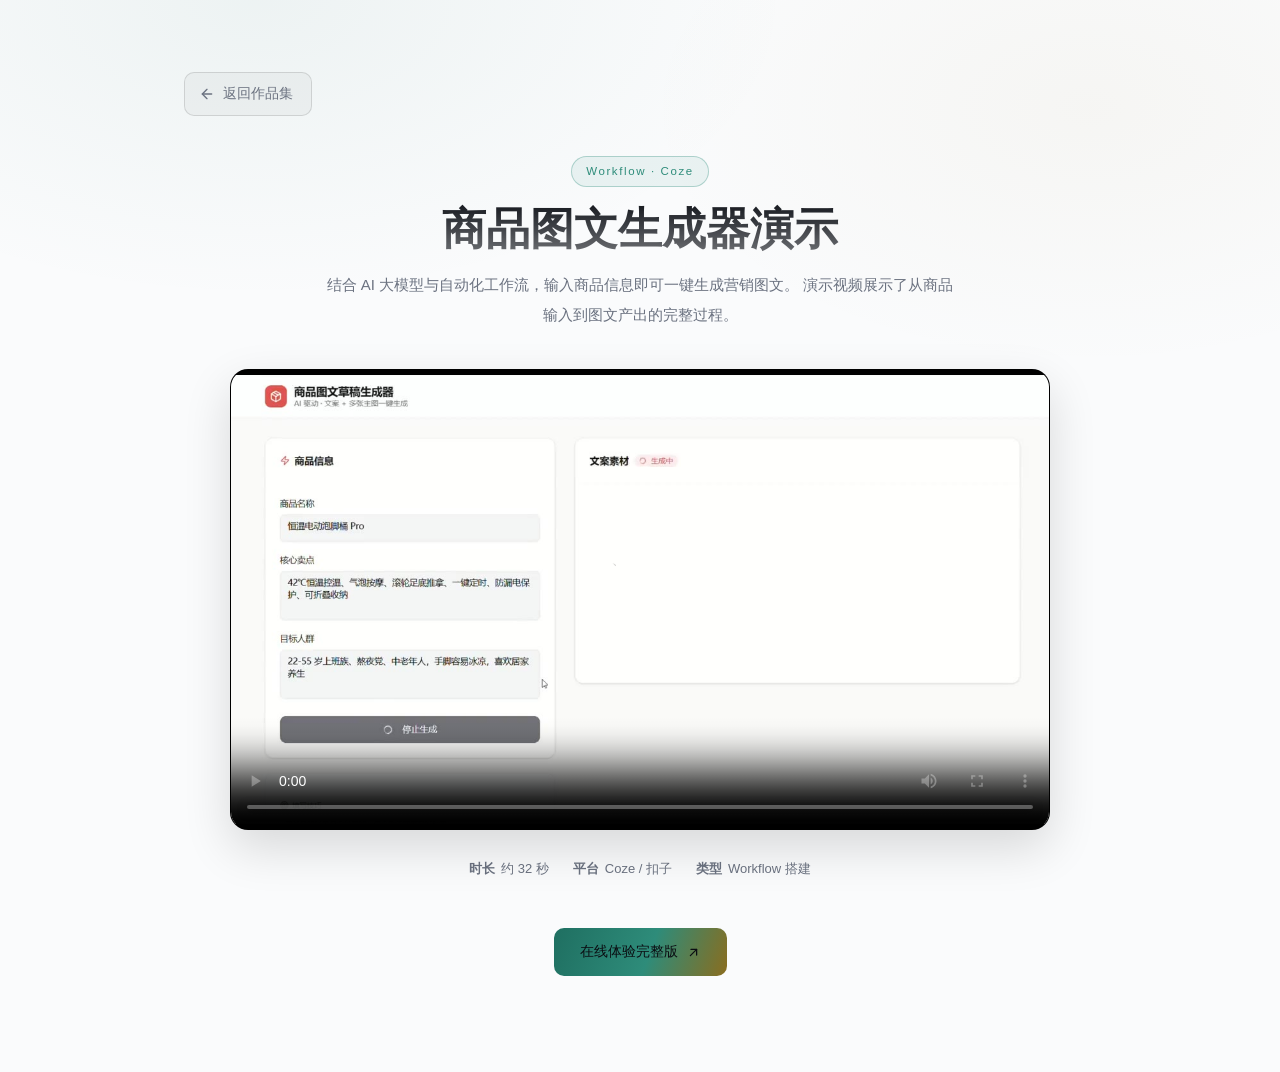
<file: generator.html>
<!doctype html>
<html lang="zh-CN" data-theme="dark">
<head>
  <meta charset="utf-8">
  <meta name="viewport" content="width=device-width, initial-scale=1, viewport-fit=cover">
  <meta name="color-scheme" content="dark light">
  <title>商品图文生成器 · 演示 | 陈婉丽</title>
  <meta name="description" content="Workflow 搭建作品演示：AI 大模型驱动的商品图文生成器，输入商品信息一键生成营销图文。">
  <meta property="og:title" content="商品图文生成器 · 演示 | 陈婉丽">
  <meta property="og:description" content="Workflow 搭建作品演示：AI 大模型驱动的商品图文生成器。">
  <meta property="og:type" content="website">
  <meta name="theme-color" content="#0f1115" media="(prefers-color-scheme: dark)">
  <meta name="theme-color" content="#f5f6f8" media="(prefers-color-scheme: light)">
  <link rel="icon" type="image/svg+xml" href="data:image/svg+xml,%3Csvg xmlns='http://www.w3.org/2000/svg' viewBox='0 0 32 32'%3E%3Crect width='32' height='32' rx='8' fill='%231f6f61'/%3E%3Ctext x='16' y='21' font-family='sans-serif' font-size='16' font-weight='700' text-anchor='middle' fill='%23fff'%3E婉%3C/text%3E%3C/svg%3E">
  <link rel="stylesheet" href="css/styles.css?v=20261112d">
  <style>
    /* ==============================================================
       Generator Demo Page — 极简深色布局
       ============================================================== */
    body.demo-page {
      background:
        radial-gradient(ellipse 60% 40% at 20% 0%, rgba(31, 111, 97, 0.12), transparent 70%),
        radial-gradient(ellipse 50% 35% at 85% 10%, rgba(138, 109, 31, 0.08), transparent 70%),
        var(--bg);
    }
    html[data-theme="light"] body.demo-page {
      background:
        radial-gradient(ellipse 60% 40% at 20% 0%, rgba(31, 111, 97, 0.06), transparent 70%),
        radial-gradient(ellipse 50% 35% at 85% 10%, rgba(138, 109, 31, 0.04), transparent 70%),
        var(--bg);
    }

    .demo-wrap {
      max-width: 960px;
      margin: 0 auto;
      padding: 72px 24px 96px;
    }

    .demo-back {
      display: inline-flex;
      align-items: center;
      gap: 8px;
      padding: 9px 18px 9px 14px;
      margin-bottom: 40px;
      font-size: 14px;
      font-weight: 500;
      color: var(--text-secondary);
      text-decoration: none;
      border: 1px solid rgba(255, 255, 255, 0.12);
      border-radius: 10px;
      background: rgba(255, 255, 255, 0.03);
      transition: color 0.25s var(--ease), border-color 0.25s var(--ease), background 0.25s var(--ease);
    }
    .demo-back svg { width: 16px; height: 16px; }
    .demo-back:hover {
      color: var(--text);
      border-color: rgba(var(--accent-primary-rgb), 0.4);
      background: rgba(var(--accent-primary-rgb), 0.08);
    }
    html[data-theme="light"] .demo-back {
      border-color: rgba(0, 0, 0, 0.12);
      background: rgba(0, 0, 0, 0.03);
    }
    html[data-theme="light"] .demo-back:hover {
      border-color: rgba(var(--accent-primary-rgb), 0.4);
      background: rgba(var(--accent-primary-rgb), 0.08);
    }

    .demo-head { text-align: center; margin-bottom: 40px; }
    .demo-kicker {
      display: inline-block;
      margin-bottom: 14px;
      padding: 5px 14px;
      font-size: 11.5px;
      font-weight: 500;
      letter-spacing: 0.14em;
      color: var(--accent-secondary);
      border: 1px solid rgba(var(--accent-secondary-rgb), 0.32);
      border-radius: 100px;
      background: rgba(var(--accent-secondary-rgb), 0.08);
    }
    .demo-title {
      margin: 0 0 14px;
      font-size: clamp(28px, 4.2vw, 44px);
      font-weight: 700;
      line-height: 1.25;
      background: var(--title-grad);
      -webkit-background-clip: text;
      background-clip: text;
      -webkit-text-fill-color: transparent;
      color: var(--text);
    }
    .demo-desc {
      margin: 0 auto;
      max-width: 640px;
      font-size: 15px;
      line-height: 1.95;
      color: var(--text-secondary);
    }

    .demo-video-wrap {
      position: relative;
      width: 100%;
      max-width: 820px;
      margin: 0 auto;
      aspect-ratio: 16 / 9;
      border-radius: 18px;
      overflow: hidden;
      border: 1px solid rgba(255, 255, 255, 0.1);
      background: #000;
      box-shadow: 0 20px 56px rgba(0, 0, 0, 0.45);
    }
    html[data-theme="light"] .demo-video-wrap {
      border-color: rgba(0, 0, 0, 0.09);
      box-shadow: 0 18px 48px rgba(0, 0, 0, 0.14);
    }
    .demo-video-wrap video {
      display: block;
      width: 100%;
      height: 100%;
      object-fit: contain;
      background: #000;
      pointer-events: auto;
      cursor: pointer;
    }

    .demo-meta {
      display: flex;
      justify-content: center;
      flex-wrap: wrap;
      gap: 24px;
      margin-top: 28px;
      font-size: 13px;
      color: var(--text-secondary);
    }
    .demo-meta span { display: inline-flex; align-items: center; gap: 6px; }

    .demo-cta {
      margin-top: 48px;
      text-align: center;
    }
    .demo-cta a {
      display: inline-flex;
      align-items: center;
      gap: 8px;
      padding: 12px 26px;
      font-size: 14px;
      font-weight: 500;
      text-decoration: none;
      color: #0b0d12;
      border-radius: 10px;
      background: linear-gradient(110deg, #1f6f61 0%, #2e8c7a 55%, #8a6d1f 100%);
      transition: transform 0.25s var(--ease), box-shadow 0.25s var(--ease);
    }
    .demo-cta a:hover {
      transform: translateY(-1px);
      box-shadow: 0 10px 28px rgba(31, 111, 97, 0.35);
    }
    .demo-cta a svg { width: 15px; height: 15px; }

    /* 主题切换按钮（沿用主页样式） */
    .demo-theme {
      position: fixed;
      top: 20px;
      right: 20px;
      z-index: 50;
    }
    @media (max-width: 520px) {
      .demo-wrap { padding: 56px 16px 64px; }
      .demo-video-wrap { border-radius: 14px; }
    }
  </style>
</head>
<body class="demo-page">

  <!-- 主题切换按钮（和主页一致） -->
  <button class="theme-toggle demo-theme" type="button" aria-label="切换深色/亮色主题" title="切换主题">
    <svg class="theme-icon-sun" viewBox="0 0 24 24" fill="none" stroke="currentColor" stroke-width="2" stroke-linecap="round" stroke-linejoin="round" aria-hidden="true">
      <circle cx="12" cy="12" r="4"/><path d="M12 2v2M12 20v2M4.93 4.93l1.41 1.41M17.66 17.66l1.41 1.41M2 12h2M20 12h2M4.93 19.07l1.41-1.41M17.66 6.34l1.41-1.41"/>
    </svg>
    <svg class="theme-icon-moon" viewBox="0 0 24 24" fill="none" stroke="currentColor" stroke-width="2" stroke-linecap="round" stroke-linejoin="round" aria-hidden="true">
      <path d="M21 12.79A9 9 0 1 1 11.21 3 7 7 0 0 0 21 12.79z"/>
    </svg>
  </button>

  <main class="demo-wrap">

    <!-- 返回按钮 -->
    <a class="demo-back" href="./index.html#ai-works" aria-label="返回作品集">
      <svg viewBox="0 0 24 24" fill="none" stroke="currentColor" stroke-width="2" stroke-linecap="round" stroke-linejoin="round" aria-hidden="true"><path d="M19 12H5"/><path d="m12 19-7-7 7-7"/></svg>
      返回作品集
    </a>

    <!-- 标题区 -->
    <header class="demo-head">
      <span class="demo-kicker">Workflow · Coze</span>
      <h1 class="demo-title">商品图文生成器演示</h1>
      <p class="demo-desc">
        结合 AI 大模型与自动化工作流，输入商品信息即可一键生成营销图文。
        演示视频展示了从商品输入到图文产出的完整过程。
      </p>
    </header>

    <!-- 视频播放器 -->
    <div class="demo-video-wrap">
      <video controls playsinline webkit-playsinline preload="metadata"
             poster="./assets/images/workflow-cover.jpg"
             aria-label="商品图文生成器演示视频">
        <source src="./assets/videos/generator-demo.mp4" type="video/mp4">
        您的浏览器不支持 HTML5 视频播放，请更换浏览器观看。
      </video>
    </div>

    <!-- 元信息 -->
    <div class="demo-meta">
      <span><strong>时长</strong>约 32 秒</span>
      <span><strong>平台</strong>Coze / 扣子</span>
      <span><strong>类型</strong>Workflow 搭建</span>
    </div>

    <!-- CTA -->
    <div class="demo-cta">
      <a href="https://x79xsq4ff9.coze.site" target="_blank" rel="noopener noreferrer">
        在线体验完整版
        <svg viewBox="0 0 24 24" fill="none" stroke="currentColor" stroke-width="2" stroke-linecap="round" stroke-linejoin="round" aria-hidden="true"><path d="M7 17 17 7"/><path d="M8 7h9v9"/></svg>
      </a>
    </div>

  </main>

  <script>
    /* 主题切换（沿用主页逻辑） */
    (function () {
      try {
        var saved = localStorage.getItem('theme');
        if (saved) document.documentElement.setAttribute('data-theme', saved);
        else if (window.matchMedia('(prefers-color-scheme: light)').matches)
          document.documentElement.setAttribute('data-theme', 'light');
      } catch (e) {}

      var btn = document.querySelector('.theme-toggle');
      if (btn) {
        btn.addEventListener('click', function () {
          var cur = document.documentElement.getAttribute('data-theme') || 'dark';
          var next = cur === 'dark' ? 'light' : 'dark';
          document.documentElement.setAttribute('data-theme', next);
          try { localStorage.setItem('theme', next); } catch (e) {}
        });
      }
    })();
  </script>
</body>
</html>
</file>
<file: css/styles.css>
/* ==========================================================================
   陈婉丽 · 电商运营个人网站
   技术方案：原生 CSS 变量主题 / 8pt 间距体系 / 移动优先响应式
   ========================================================================== */

/* ---------- 1. 主题变量 ---------- */
:root {
  /* 深色主题（默认） */
  --bg: #0f1115;
  --bg-secondary: #161922;
  --bg-elevated: #1c2130;
  --border: #232834;
  --text: #e6e8eb;
  --text-secondary: #9aa0a6;
  --accent-primary: #d4af6a;
  --accent-primary-rgb: 212, 175, 106;
  --accent-secondary: #5bb8a8;
  --accent-secondary-rgb: 91, 184, 168;
  --accent-warn: #c97b4a;
  --focus-ring: #3b82f6;
  --btn-primary-text: #0f1115;

  --nav-height: 72px;
  --container: 1120px;
  --radius: 12px;
  --radius-sm: 6px;

  --font-sans: "PingFang SC", "Hiragino Sans GB", "Microsoft YaHei",
    "Helvetica Neue", Arial, sans-serif;
  --font-num: "SF Mono", "JetBrains Mono", Menlo, Consolas, monospace;

  --shadow-card: none;
  --ease: cubic-bezier(0.4, 0, 0.2, 1);

  /* 关于我：标题与数字渐变 */
  --title-grad: linear-gradient(180deg, #f4f6f8 0%, rgba(230, 232, 235, 0.5) 100%);
  --stat-grad: linear-gradient(135deg, #5bb8a8 0%, #8fe3d5 42%, #d4af6a 100%);
}

html[data-theme="light"] {
  --bg: #fafbfc;
  --bg-secondary: #ffffff;
  --bg-elevated: #ffffff;
  --border: #e5e7eb;
  --text: #1a1d23;
  --text-secondary: #6b7280;
  --accent-primary: #8a6d1f;
  --accent-primary-rgb: 138, 109, 31;
  --accent-secondary: #2e8c7a;
  --accent-secondary-rgb: 46, 140, 122;
  --accent-warn: #b45f2e;
  --btn-primary-text: #ffffff;
  --shadow-card: 0 1px 3px rgba(0, 0, 0, 0.06);
  --title-grad: linear-gradient(180deg, #12151b 0%, rgba(26, 29, 35, 0.62) 100%);
  --stat-grad: linear-gradient(135deg, #1f6f61 0%, #2e8c7a 45%, #8a6d1f 100%);
}

/* ---------- 2. 基础重置 ---------- */
*,
*::before,
*::after {
  box-sizing: border-box;
  margin: 0;
  padding: 0;
}

html {
  scroll-behavior: smooth;
  -webkit-text-size-adjust: 100%;
}

@media (prefers-reduced-motion: reduce) {
  html {
    scroll-behavior: auto;
  }
  *,
  *::before,
  *::after {
    animation-duration: 0.01ms !important;
    animation-iteration-count: 1 !important;
    transition-duration: 0.01ms !important;
  }
}

body {
  font-family: var(--font-sans);
  font-size: 15px;
  line-height: 1.7;
  color: var(--text);
  background-color: var(--bg);
  transition: background-color 0.2s var(--ease), color 0.2s var(--ease);
  -webkit-font-smoothing: antialiased;
}

img {
  max-width: 100%;
  display: block;
}

a {
  color: inherit;
  text-decoration: none;
}

button {
  font-family: inherit;
  font-size: inherit;
  color: inherit;
  background: none;
  border: none;
  cursor: pointer;
}

:focus-visible {
  outline: 2px solid var(--focus-ring);
  outline-offset: 2px;
  border-radius: var(--radius-sm);
}

/* 跳转链接（可访问性） */
.skip-link {
  position: absolute;
  top: -100%;
  left: 16px;
  z-index: 200;
  padding: 10px 16px;
  background: var(--accent-primary);
  color: var(--btn-primary-text);
  border-radius: var(--radius-sm);
  font-weight: 600;
}
.skip-link:focus {
  top: 8px;
}

/* ---------- 3. 通用布局 ---------- */
.container {
  width: 100%;
  max-width: var(--container);
  margin: 0 auto;
  padding: 0 24px;
}

.section {
  padding: 96px 0;
  scroll-margin-top: calc(var(--nav-height) + 16px);
}

.section-header {
  margin-bottom: 48px;
}

.section-eyebrow {
  display: inline-block;
  font-size: 13px;
  font-weight: 600;
  letter-spacing: 0.12em;
  text-transform: uppercase;
  color: var(--accent-secondary);
  margin-bottom: 8px;
}

.section-title {
  font-size: 32px;
  font-weight: 600;
  line-height: 1.3;
}

.section-desc {
  margin-top: 12px;
  max-width: 560px;
  color: var(--text-secondary);
}

/* ---------- 4. 按钮 ---------- */
.btn {
  display: inline-flex;
  align-items: center;
  justify-content: center;
  gap: 8px;
  min-height: 44px;
  padding: 12px 24px;
  border-radius: var(--radius-sm);
  font-weight: 600;
  font-size: 15px;
  transition: background-color 0.2s var(--ease), color 0.2s var(--ease),
    border-color 0.2s var(--ease), transform 0.2s var(--ease);
}

.btn-primary {
  background: var(--accent-primary);
  color: var(--btn-primary-text);
}
.btn-primary:hover {
  filter: brightness(1.1);
  transform: translateY(-1px);
}

.btn-secondary {
  border: 1px solid var(--accent-primary);
  color: var(--accent-primary);
  background: transparent;
}
.btn-secondary:hover {
  background: rgba(var(--accent-primary-rgb), 0.1);
}

.btn svg {
  width: 18px;
  height: 18px;
  flex-shrink: 0;
}

/* ---------- 5. 顶部导航 ---------- */
.nav {
  position: fixed;
  top: 0;
  left: 0;
  right: 0;
  z-index: 100;
  height: var(--nav-height);
  background: rgba(15, 17, 21, 0.82);
  backdrop-filter: blur(12px);
  -webkit-backdrop-filter: blur(12px);
  border-bottom: 1px solid var(--border);
  transition: background-color 0.2s var(--ease);
}

html[data-theme="light"] .nav {
  background: rgba(250, 251, 252, 0.85);
}

.nav-inner {
  display: flex;
  align-items: center;
  justify-content: space-between;
  height: 100%;
  max-width: var(--container);
  margin: 0 auto;
  padding: 0 24px;
}

.nav-logo {
  font-size: 17px;
  font-weight: 700;
  letter-spacing: 0.02em;
}
.nav-logo span {
  color: var(--accent-primary);
}

.nav-menu {
  display: flex;
  align-items: stretch;
  gap: 2px;
  list-style: none;
}

.nav-link {
  position: relative;
  display: inline-flex;
  flex-direction: column;
  align-items: center;
  justify-content: center;
  gap: 2px;
  min-width: 64px;
  min-height: 72px;
  padding: 0 16px;
  color: var(--text-secondary);
  transition: color 0.25s var(--ease);
}

.nav-link-zh {
  font-size: 14px;
  font-weight: 500;
  letter-spacing: 0.06em;
  line-height: 1;
  color: inherit;
  transition: color 0.25s var(--ease), font-weight 0.25s var(--ease), transform 0.25s var(--ease);
}

.nav-link-en {
  font-size: 10px;
  font-weight: 400;
  font-family: var(--font-num);
  letter-spacing: 0.14em;
  line-height: 1;
  text-transform: uppercase;
  color: rgba(var(--text-secondary), 0.55);
  transition: color 0.25s var(--ease), letter-spacing 0.25s var(--ease);
}

/* 默认态：文字稍暗，营造层级 */
.nav-link:hover .nav-link-zh {
  color: var(--text);
  font-weight: 600;
  transform: translateY(-1px);
}
.nav-link:hover .nav-link-en {
  color: var(--accent-primary);
  letter-spacing: 0.18em;
}

/* 激活态：中英文同时高亮 */
.nav-link.active .nav-link-zh {
  color: var(--text);
  font-weight: 600;
}
.nav-link.active .nav-link-en {
  color: var(--accent-primary);
  letter-spacing: 0.18em;
}

/* 底部指示线（发光细线） */
.nav-link::after {
  content: "";
  position: absolute;
  left: 50%;
  bottom: 10px;
  width: 0;
  height: 2px;
  border-radius: 2px;
  background: linear-gradient(90deg, var(--accent-primary), var(--accent-secondary));
  box-shadow: 0 0 10px rgba(var(--accent-primary-rgb), 0.55);
  transform: translateX(-50%);
  transition: width 0.3s var(--ease), opacity 0.3s var(--ease);
  opacity: 0;
}
.nav-link:hover::after,
.nav-link.active::after {
  width: 26px;
  opacity: 1;
}

.nav-actions {
  display: flex;
  align-items: center;
  gap: 8px;
}

.nav-icon-btn {
  display: inline-flex;
  align-items: center;
  justify-content: center;
  min-width: 44px;
  min-height: 44px;
  border-radius: var(--radius-sm);
  color: var(--text-secondary);
  font-size: 13px;
  font-weight: 600;
  transition: color 0.2s var(--ease), background-color 0.2s var(--ease);
}
.nav-icon-btn:hover {
  color: var(--text);
  background: var(--bg-secondary);
}
.nav-icon-btn svg {
  width: 20px;
  height: 20px;
}

/* 主题切换图标：深显月、亮显日 */
.theme-icon-sun { display: none; }
html[data-theme="light"] .theme-icon-sun { display: block; }
html[data-theme="light"] .theme-icon-moon { display: none; }

/* 汉堡按钮（移动端） */
.nav-toggle {
  display: none;
  flex-direction: column;
  justify-content: center;
  gap: 5px;
  min-width: 44px;
  min-height: 44px;
  border-radius: var(--radius-sm);
}
.nav-toggle span {
  display: block;
  width: 22px;
  height: 2px;
  margin: 0 auto;
  background: var(--text);
  border-radius: 2px;
  transition: transform 0.25s var(--ease), opacity 0.25s var(--ease);
}
.nav-toggle[aria-expanded="true"] span:nth-child(1) {
  transform: translateY(7px) rotate(45deg);
}
.nav-toggle[aria-expanded="true"] span:nth-child(2) {
  opacity: 0;
}
.nav-toggle[aria-expanded="true"] span:nth-child(3) {
  transform: translateY(-7px) rotate(-45deg);
}

/* ---------- 6. Hero ---------- */
.hero {
  position: relative;
  min-height: 100vh;
  min-height: 100svh;
  display: flex;
  align-items: center;
  padding: calc(var(--nav-height) + 48px) 0 64px;
  overflow: hidden;
  background:
    radial-gradient(ellipse 60% 50% at 15% 10%, rgba(var(--accent-primary-rgb), 0.1), transparent 65%),
    radial-gradient(ellipse 50% 45% at 85% 80%, rgba(var(--accent-secondary-rgb), 0.09), transparent 65%),
    var(--bg);
}

/* 纯 CSS 网格背景 */
.hero::before {
  content: "";
  position: absolute;
  inset: 0;
  background-image:
    linear-gradient(rgba(var(--accent-primary-rgb), 0.04) 1px, transparent 1px),
    linear-gradient(90deg, rgba(var(--accent-primary-rgb), 0.04) 1px, transparent 1px);
  background-size: 48px 48px;
  mask-image: radial-gradient(ellipse 70% 60% at 50% 40%, #000 30%, transparent 75%);
  -webkit-mask-image: radial-gradient(ellipse 70% 60% at 50% 40%, #000 30%, transparent 75%);
  pointer-events: none;
}

/* 微光效 */
.hero::after {
  content: "";
  position: absolute;
  top: -20%;
  left: 50%;
  width: 600px;
  height: 600px;
  transform: translateX(-50%);
  background: radial-gradient(circle, rgba(var(--accent-primary-rgb), 0.07), transparent 70%);
  filter: blur(40px);
  pointer-events: none;
}

.hero-inner {
  position: relative;
  z-index: 1;
  display: grid;
  grid-template-columns: 1.15fr 0.85fr;
  align-items: center;
  gap: 64px;
}

.hero-badge {
  display: inline-flex;
  align-items: center;
  gap: 8px;
  padding: 6px 14px;
  border: 1px solid rgba(var(--accent-secondary-rgb), 0.4);
  border-radius: 100px;
  font-size: 13px;
  color: var(--accent-secondary);
  margin-bottom: 24px;
}
.hero-badge::before {
  content: "";
  width: 6px;
  height: 6px;
  border-radius: 50%;
  background: var(--accent-secondary);
}

.hero-title {
  font-size: 52px;
  font-weight: 700;
  line-height: 1.15;
  letter-spacing: 0.01em;
}

.hero-title-en {
  display: inline-block;
  margin-left: 14px;
  font-size: 28px;
  font-weight: 400;
  letter-spacing: 0.04em;
  color: var(--text-secondary);
  opacity: 0.7;
  vertical-align: middle;
  font-family: "Inter", -apple-system, BlinkMacSystemFont, "Segoe UI", sans-serif;
}

.hero-role {
  margin-top: 12px;
  font-size: 18px;
  font-weight: 600;
  color: var(--accent-primary);
  letter-spacing: 0.04em;
}

.hero-pitch {
  margin-top: 20px;
  max-width: 520px;
  font-size: 17px;
  color: var(--text-secondary);
  line-height: 1.8;
}

.hero-actions {
  display: flex;
  flex-wrap: wrap;
  gap: 16px;
  margin-top: 36px;
}

.hero-scroll {
  position: absolute;
  left: 50%;
  bottom: 28px;
  transform: translateX(-50%);
  display: flex;
  flex-direction: column;
  align-items: center;
  gap: 6px;
  font-size: 12px;
  color: var(--text-secondary);
  z-index: 1;
}
.hero-scroll::after {
  content: "";
  width: 1px;
  height: 36px;
  background: linear-gradient(to bottom, var(--text-secondary), transparent);
}

/* Hero 照片 */
.hero-photo {
  position: relative;
  justify-self: center;
}

.hero-photo-frame {
  position: relative;
  width: min(340px, 78vw);
  aspect-ratio: 4 / 5;
  border-radius: 20px;
  overflow: hidden;
  border: 1px solid var(--border);
  box-shadow: 0 0 80px rgba(var(--accent-primary-rgb), 0.12);
}

.hero-photo-frame img {
  width: 100%;
  height: 100%;
  object-fit: cover;
}

/* Hero 照片轮播 */
.hero-carousel {
  position: relative;
}
.hero-carousel-track {
  position: relative;
  width: 100%;
  height: 100%;
}
.hero-carousel-slide {
  position: absolute;
  inset: 0;
  opacity: 0;
  transition: opacity 0.6s ease;
}
.hero-carousel-slide.is-active {
  opacity: 1;
  z-index: 1;
}
.hero-carousel-slide img {
  width: 100%;
  height: 100%;
  object-fit: cover;
}
.hero-carousel-dots {
  position: absolute;
  bottom: 14px;
  left: 50%;
  transform: translateX(-50%);
  display: flex;
  gap: 8px;
  z-index: 3;
}
.hero-carousel-dot {
  width: 6px;
  height: 6px;
  border-radius: 50%;
  border: none;
  padding: 0;
  background: rgba(255, 255, 255, 0.35);
  cursor: pointer;
  transition: background 0.25s ease, transform 0.25s ease;
}
.hero-carousel-dot.is-active {
  background: rgba(255, 255, 255, 0.95);
  transform: scale(1.3);
}
html[data-theme="light"] .hero-carousel-dot {
  background: rgba(0, 0, 0, 0.3);
}
html[data-theme="light"] .hero-carousel-dot.is-active {
  background: rgba(0, 0, 0, 0.85);
}

.hero-photo-frame::after {
  content: "";
  position: absolute;
  inset: 0;
  background: linear-gradient(to top, rgba(15, 17, 21, 0.25), transparent 40%);
  pointer-events: none;
  z-index: 2;
}

/* 照片背后装饰 */
.hero-photo::before,
.hero-photo::after {
  content: "";
  position: absolute;
  border-radius: 20px;
  pointer-events: none;
}
.hero-photo::before {
  inset: -14px 14px 14px -14px;
  border: 1px solid rgba(var(--accent-primary-rgb), 0.3);
  z-index: -1;
}
.hero-photo::after {
  inset: 14px -14px -14px 14px;
  border: 1px solid rgba(var(--accent-secondary-rgb), 0.25);
  z-index: -1;
}

/* ---------- 7. 关于我（极简 · 居中） ---------- */
.about {
  position: relative;
  overflow: hidden;
  padding-top: 112px;
  padding-bottom: 112px;
}

/* 中心氛围光 */
.about::before {
  content: "";
  position: absolute;
  top: -6%;
  left: 50%;
  width: 760px;
  height: 760px;
  max-width: 130vw;
  transform: translateX(-50%);
  background: radial-gradient(circle, rgba(var(--accent-secondary-rgb), 0.1), transparent 62%);
  filter: blur(70px);
  pointer-events: none;
}

.about-center {
  position: relative;
  z-index: 1;
  text-align: center;
}

.about .section-eyebrow {
  margin-bottom: 20px;
}

.about-title {
  font-size: clamp(56px, 8.6vw, 104px);
  font-weight: 700;
  line-height: 1.04;
  letter-spacing: 0.05em;
  background: var(--title-grad);
  -webkit-background-clip: text;
  background-clip: text;
  color: transparent;
  -webkit-text-fill-color: transparent;
}

.about-identity {
  margin-top: 24px;
  font-size: 14.5px;
  letter-spacing: 0.08em;
  color: var(--text-secondary);
}

.about-sep {
  display: inline-block;
  margin: 0 14px;
  color: var(--accent-primary);
  opacity: 0.55;
}

.about-bio {
  max-width: 800px;
  margin: 36px auto 0;
  font-size: 17px;
  line-height: 2.1;
  color: var(--text-secondary);
  text-align: center;
  text-wrap: pretty;
}
.about-bio strong {
  color: var(--text);
  font-weight: 600;
}

/* --- 数据带（无卡片） --- */
.stats-band {
  display: grid;
  grid-template-columns: repeat(4, 1fr);
  gap: 0;
  margin-top: 76px;
}

.stat {
  position: relative;
  text-align: center;
}

.stat-value {
  font-family: var(--font-num);
  font-size: clamp(38px, 4.4vw, 56px);
  font-weight: 700;
  line-height: 1.06;
  letter-spacing: -0.01em;
  font-variant-numeric: tabular-nums;
  background: var(--stat-grad);
  -webkit-background-clip: text;
  background-clip: text;
  color: transparent;
  -webkit-text-fill-color: transparent;
}

.stat-label {
  margin-top: 12px;
  font-size: 13.5px;
  letter-spacing: 0.04em;
  color: var(--text-secondary);
}

/* --- 霓虹渐变按钮 --- */
.btn-neon {
  display: inline-flex;
  align-items: center;
  justify-content: center;
  min-height: 52px;
  margin-top: 68px;
  padding: 0 44px;
  border-radius: 100px;
  font-size: 15px;
  font-weight: 600;
  letter-spacing: 0.1em;
  color: #fff;
  background: linear-gradient(100deg, #7c3aed 0%, #c026d3 48%, #f43f8e 100%);
  background-size: 180% 100%;
  background-position: 0 0;
  box-shadow: 0 10px 34px rgba(192, 38, 211, 0.32),
    inset 0 1px 0 rgba(255, 255, 255, 0.22);
  transition: transform 0.25s var(--ease), box-shadow 0.25s var(--ease),
    background-position 0.5s var(--ease);
}
.btn-neon:hover {
  transform: translateY(-2px);
  background-position: 100% 0;
  box-shadow: 0 16px 48px rgba(192, 38, 211, 0.5),
    inset 0 1px 0 rgba(255, 255, 255, 0.3);
}

/* --- 技能（无底色 + 聚光灯） --- */
/* ---------- 核心专业技能（上重下轻极简科技排版） ---------- */
.skills-wrap {
  margin-top: 80px;
  padding: 0 20px;
}

.skills-title {
  font-size: clamp(56px, 8.6vw, 104px);
  font-weight: 700;
  line-height: 1.04;
  letter-spacing: 0.05em;
  background: var(--title-grad);
  -webkit-background-clip: text;
  background-clip: text;
  color: transparent;
  -webkit-text-fill-color: transparent;
  margin-bottom: 36px;
}

.skills-core {
  display: grid;
  grid-template-columns: repeat(2, 1fr);
  gap: 20px;
  max-width: 960px;
  margin: 0 auto;
}

.skill-card {
  position: relative;
  padding: 36px 30px 32px;
  border-radius: 18px;
  border: 1px solid rgba(255, 255, 255, 0.06);
  background: linear-gradient(180deg, rgba(255, 255, 255, 0.035), rgba(255, 255, 255, 0.01));
  overflow: hidden;
  isolation: isolate;
  transition: border-color 0.4s var(--ease), transform 0.4s var(--ease),
    background-color 0.4s var(--ease);
}
html[data-theme="light"] .skill-card {
  border-color: rgba(0, 0, 0, 0.07);
  background: linear-gradient(180deg, rgba(0, 0, 0, 0.02), rgba(0, 0, 0, 0.005));
}
.skill-card:hover,
.skill-card:focus-within {
  border-color: rgba(var(--accent-primary-rgb), 0.28);
  transform: translateY(-3px);
}

/* 聚光灯 */
.skill-card::before {
  content: "";
  position: absolute;
  inset: 0;
  z-index: -1;
  opacity: 0;
  background: radial-gradient(
    280px circle at var(--mx, 50%) var(--my, 50%),
    rgba(var(--accent-primary-rgb), 0.18),
    rgba(var(--accent-secondary-rgb), 0.08) 45%,
    transparent 72%
  );
  transition: opacity 0.45s var(--ease);
}
.skill-card:hover::before,
.skill-card:focus-within::before {
  opacity: 1;
}

.skill-icon {
  display: inline-flex;
  align-items: center;
  justify-content: center;
  width: 44px;
  height: 44px;
  border-radius: 10px;
  border: 1px solid rgba(var(--accent-primary-rgb), 0.22);
  background: rgba(var(--accent-primary-rgb), 0.07);
  color: var(--accent-primary);
  margin-bottom: 22px;
  transition: border-color 0.3s var(--ease), background-color 0.3s var(--ease);
}
.skill-icon svg {
  width: 22px;
  height: 22px;
}
.skill-card:hover .skill-icon {
  border-color: rgba(var(--accent-primary-rgb), 0.45);
  background: rgba(var(--accent-primary-rgb), 0.14);
}

.skill-title {
  font-size: 18px;
  font-weight: 600;
  line-height: 1.3;
  margin-bottom: 10px;
  color: var(--text);
  letter-spacing: 0.02em;
}

.skill-desc {
  font-size: 14px;
  line-height: 1.85;
  color: var(--text-secondary);
}

/* ---------- 下半区：工具提效（弱化小字三列组） ---------- */
.tools-bar {
  margin-top: 36px;
  padding: 22px 28px;
  border-radius: 18px;
  border: 1px solid rgba(255, 255, 255, 0.04);
  max-width: 960px;
  margin-left: auto;
  margin-right: auto;
  background: rgba(255, 255, 255, 0.015);
}
html[data-theme="light"] .tools-bar {
  border-color: rgba(0, 0, 0, 0.06);
  background: rgba(0, 0, 0, 0.015);
}

.tools-label {
  display: inline-flex;
  align-items: center;
  gap: 8px;
  font-size: 11px;
  font-weight: 500;
  letter-spacing: 0.22em;
  text-transform: uppercase;
  color: var(--text-secondary);
  opacity: 0.7;
  margin-bottom: 16px;
}
.tools-label-dot {
  width: 6px;
  height: 6px;
  border-radius: 50%;
  background: var(--accent-primary);
  opacity: 0.7;
}

.tools-cols {
  display: grid;
  grid-template-columns: 1fr auto 1fr auto 1fr;
  align-items: stretch;
  gap: 0;
}

.tools-col {
  display: flex;
  flex-direction: column;
  gap: 6px;
  padding: 0 18px;
}
.tools-col:first-child {
  padding-left: 0;
}
.tools-col:last-child {
  padding-right: 0;
}

.tools-col-sep {
  width: 1px;
  align-self: stretch;
  margin: 4px 0;
  background: var(--border);
  opacity: 0.6;
}

.tools-col-title {
  font-size: 14px;
  font-weight: 600;
  color: var(--text);
  letter-spacing: 0.02em;
}
.tools-col-featured {
  color: var(--accent-primary);
}

.tools-col-desc {
  font-size: 12.5px;
  line-height: 1.75;
  color: var(--text-secondary);
  opacity: 0.78;
}

/* 清理旧 chip 样式（不再使用） */
.tools-chip,
.tools-chip-featured {
  display: none;
}

/* 旧的 .skills-grid / .skill-group / .skill-tags / .skill-tag 全部被新结构取代 */
.skills-grid,
.skill-group,
.skill-group-title,
.skill-tags,
.skill-tag {
  display: none;
}

/* --- 悬浮装饰几何体 --- */
.about-deco {
  position: absolute;
  inset: 0;
  z-index: 0;
  pointer-events: none;
}

.deco {
  position: absolute;
  display: block;
}

.deco-glow {
  border-radius: 50%;
  filter: blur(48px);
}
.deco-glow-a {
  top: 10%;
  left: 2%;
  width: 260px;
  height: 260px;
  background: radial-gradient(circle, rgba(var(--accent-secondary-rgb), 0.3), transparent 70%);
  animation: decoDrift 24s ease-in-out infinite;
}
.deco-glow-b {
  right: 1%;
  bottom: 4%;
  width: 300px;
  height: 300px;
  background: radial-gradient(circle, rgba(192, 38, 211, 0.18), transparent 70%);
  animation: decoDrift 28s ease-in-out infinite reverse;
}

.deco-ring {
  border-radius: 50%;
  border: 1px solid rgba(var(--accent-primary-rgb), 0.28);
  box-shadow: 0 0 30px rgba(var(--accent-primary-rgb), 0.12),
    inset 0 0 24px rgba(var(--accent-primary-rgb), 0.08);
}
.deco-ring-a {
  top: 24%;
  right: 7%;
  width: 118px;
  height: 118px;
  animation: decoFloat 13s ease-in-out infinite;
}
.deco-ring-b {
  left: 8%;
  bottom: 22%;
  width: 62px;
  height: 62px;
  border-color: rgba(var(--accent-secondary-rgb), 0.35);
  box-shadow: 0 0 24px rgba(var(--accent-secondary-rgb), 0.14);
  animation: decoFloat 17s ease-in-out infinite reverse;
}

.deco-dot {
  width: 6px;
  height: 6px;
  border-radius: 50%;
  background: var(--accent-primary);
  box-shadow: 0 0 12px 3px rgba(var(--accent-primary-rgb), 0.45);
}
.deco-dot-1 { top: 14%; left: 22%; animation: decoFloat 9s ease-in-out infinite; }
.deco-dot-2 { top: 48%; left: 5%; animation: decoFloat 11s ease-in-out infinite reverse; }
.deco-dot-3 { top: 62%; right: 20%; animation: decoFloat 10s ease-in-out infinite; }
.deco-dot-4 { top: 32%; right: 3%; width: 4px; height: 4px; animation: decoFloat 8s ease-in-out infinite reverse; }

.deco-cross {
  width: 13px;
  height: 13px;
  opacity: 0.5;
}
.deco-cross::before,
.deco-cross::after {
  content: "";
  position: absolute;
  background: var(--accent-secondary);
}
.deco-cross::before {
  left: 50%;
  top: 0;
  width: 1px;
  height: 100%;
  transform: translateX(-50%);
}
.deco-cross::after {
  top: 50%;
  left: 0;
  height: 1px;
  width: 100%;
  transform: translateY(-50%);
}
.deco-cross-a { top: 40%; left: 13%; animation: decoFloat 14s ease-in-out infinite; }
.deco-cross-b { top: 76%; right: 11%; animation: decoFloat 16s ease-in-out infinite reverse; }

.deco-line {
  width: 1px;
  height: 74px;
  background: linear-gradient(to bottom, transparent, rgba(var(--accent-primary-rgb), 0.38), transparent);
}
.deco-line-a { top: 18%; left: 15%; transform: rotate(18deg); }
.deco-line-b { bottom: 16%; right: 15%; transform: rotate(-22deg); }

@keyframes decoFloat {
  0%, 100% { transform: translateY(0); }
  50% { transform: translateY(-16px); }
}
@keyframes decoDrift {
  0%, 100% { transform: translate(0, 0) scale(1); }
  50% { transform: translate(20px, -28px) scale(1.08); }
}

/* ---------- 8. 作品集 ---------- */
/* ---------- 作品集：标题居中 ---------- */
.works-header {
  text-align: center;
  margin-bottom: 40px;
}
.works-header .section-eyebrow {
  margin-bottom: 16px;
}
.works-title {
  font-size: clamp(56px, 8.6vw, 104px);
  font-weight: 700;
  line-height: 1.04;
  letter-spacing: 0.05em;
  background: var(--title-grad);
  -webkit-background-clip: text;
  background-clip: text;
  color: transparent;
  -webkit-text-fill-color: transparent;
}
.filter-tabs {
  display: flex;
  flex-wrap: wrap;
  justify-content: center;
  gap: 10px;
  margin-bottom: 44px;
  list-style: none;
}

.filter-tab {
  min-height: 44px;
  padding: 8px 18px;
  border: 1px solid var(--border);
  border-radius: 100px;
  font-size: 14px;
  color: var(--text-secondary);
  background: transparent;
  transition: all 0.2s var(--ease);
}
.filter-tab:hover {
  color: var(--text);
  border-color: rgba(var(--accent-primary-rgb), 0.5);
}
.filter-tab.active {
  background: var(--accent-primary);
  border-color: var(--accent-primary);
  color: var(--btn-primary-text);
  font-weight: 600;
}

.projects-grid {
  display: grid;
  grid-template-columns: repeat(2, 1fr);
  gap: 24px;
}

.project-card {
  display: flex;
  flex-direction: column;
  background: var(--bg-secondary);
  border: 1px solid var(--border);
  border-radius: var(--radius);
  overflow: hidden;
  box-shadow: var(--shadow-card);
  cursor: pointer;
  transition: border-color 0.2s var(--ease), transform 0.2s var(--ease),
    opacity 0.3s var(--ease);
}
.project-card:hover {
  border-color: rgba(var(--accent-primary-rgb), 0.5);
  transform: translateY(-3px);
}

.project-card.filter-hide {
  display: none;
}

.project-media {
  position: relative;
  aspect-ratio: 16 / 9;
  overflow: hidden;
  background: var(--bg-elevated);
}
.project-media img {
  width: 100%;
  height: 100%;
  object-fit: cover;
  transition: transform 0.4s var(--ease);
}
.project-card:hover .project-media img {
  transform: scale(1.03);
}

.project-body {
  display: flex;
  flex-direction: column;
  gap: 10px;
  padding: 20px 22px 22px;
  flex: 1;
}

.project-chip {
  align-self: flex-start;
  padding: 3px 10px;
  font-size: 12px;
  font-weight: 600;
  color: var(--accent-secondary);
  background: rgba(var(--accent-secondary-rgb), 0.12);
  border-radius: 100px;
}

.project-title {
  font-size: 18px;
  font-weight: 600;
  line-height: 1.4;
}

.project-meta {
  font-size: 13px;
  color: var(--text-secondary);
}

.project-summary {
  font-size: 14px;
  color: var(--text-secondary);
  line-height: 1.7;
}

.project-foot {
  display: flex;
  align-items: center;
  justify-content: space-between;
  margin-top: auto;
  padding-top: 8px;
}

.project-more {
  display: inline-flex;
  align-items: center;
  gap: 6px;
  font-size: 13px;
  font-weight: 600;
  color: var(--accent-primary);
}
.project-more svg {
  width: 14px;
  height: 14px;
  transition: transform 0.2s var(--ease);
}
.project-card:hover .project-more svg {
  transform: translateX(3px);
}

.confidential-badge {
  display: inline-flex;
  align-items: center;
  gap: 4px;
  font-size: 12px;
  color: var(--accent-warn);
}
.confidential-badge svg {
  width: 13px;
  height: 13px;
}

/* ---------- 9. 模态框 ---------- */
.modal {
  position: fixed;
  inset: 0;
  z-index: 150;
  display: flex;
  align-items: center;
  justify-content: center;
  padding: 24px;
}
.modal[hidden] {
  display: none;
}

.modal-backdrop {
  position: absolute;
  inset: 0;
  background: rgba(8, 9, 12, 0.72);
  backdrop-filter: blur(6px);
  -webkit-backdrop-filter: blur(6px);
  opacity: 0;
  transition: opacity 0.25s var(--ease);
}

html[data-theme="light"] .modal-backdrop {
  background: rgba(30, 32, 38, 0.5);
}

.modal-panel {
  position: relative;
  width: 100%;
  max-width: 720px;
  max-height: min(86vh, 860px);
  overflow-y: auto;
  background: var(--bg-secondary);
  border: 1px solid var(--border);
  border-radius: 16px;
  opacity: 0;
  transform: translateY(16px) scale(0.98);
  transition: opacity 0.25s var(--ease), transform 0.25s var(--ease);
}

.modal.open .modal-backdrop {
  opacity: 1;
}
.modal.open .modal-panel {
  opacity: 1;
  transform: translateY(0) scale(1);
}
.modal.closing .modal-backdrop {
  opacity: 0;
}
.modal.closing .modal-panel {
  opacity: 0;
  transform: translateY(12px) scale(0.98);
}

.modal-close {
  position: sticky;
  top: 12px;
  margin-left: calc(100% - 56px);
  z-index: 2;
  display: inline-flex;
  align-items: center;
  justify-content: center;
  width: 44px;
  height: 44px;
  border-radius: 50%;
  background: var(--bg-elevated);
  border: 1px solid var(--border);
  color: var(--text-secondary);
  transition: color 0.2s var(--ease), border-color 0.2s var(--ease);
}
.modal-close:hover {
  color: var(--text);
  border-color: var(--accent-primary);
}
.modal-close svg {
  width: 18px;
  height: 18px;
}

.modal-content {
  padding: 0 40px 40px;
  margin-top: -32px;
}

.modal-media {
  border-radius: var(--radius);
  overflow: hidden;
  margin-bottom: 24px;
  border: 1px solid var(--border);
}
.modal-media img,
.modal-media video {
  width: 100%;
  display: block;
}

.modal-gallery {
  display: grid;
  grid-template-columns: repeat(2, 1fr);
  gap: 12px;
  margin: -12px 0 24px;
}
.modal-gallery img {
  width: 100%;
  border-radius: var(--radius-sm);
  border: 1px solid var(--border);
  display: block;
}

.modal-head {
  margin-bottom: 24px;
}
.modal-title {
  font-size: 24px;
  font-weight: 700;
  line-height: 1.35;
  margin-bottom: 8px;
}
.modal-subtitle {
  font-size: 14px;
  font-weight: 500;
  color: var(--accent-primary);
  letter-spacing: 0.02em;
  margin-bottom: 10px;
}
.modal-meta {
  display: flex;
  flex-wrap: wrap;
  gap: 10px;
  align-items: center;
  font-size: 13.5px;
  color: var(--text-secondary);
}
.modal-meta .project-chip {
  font-size: 12px;
}

.modal-section {
  margin-bottom: 24px;
}
.modal-section-title {
  display: flex;
  align-items: center;
  gap: 8px;
  font-size: 15px;
  font-weight: 600;
  margin-bottom: 12px;
  color: var(--accent-primary);
}
.modal-section-title::before {
  content: "";
  width: 3px;
  height: 14px;
  border-radius: 2px;
  background: var(--accent-primary);
}
.modal-section p {
  color: var(--text-secondary);
  line-height: 1.85;
}
.modal-list {
  list-style: none;
  display: flex;
  flex-direction: column;
  gap: 10px;
}
.modal-list li {
  position: relative;
  padding-left: 20px;
  color: var(--text-secondary);
  line-height: 1.8;
}
.modal-list li::before {
  content: "";
  position: absolute;
  left: 0;
  top: 0.72em;
  width: 6px;
  height: 6px;
  border-radius: 50%;
  background: var(--accent-secondary);
}

/* 业务逻辑概述 */
.modal-overview {
  margin: -8px 0 28px;
  padding: 16px 20px;
  border-left: 2px solid var(--accent-primary);
  background: rgba(var(--accent-primary-rgb), 0.05);
  border-radius: 0 10px 10px 0;
  font-size: 14px;
  line-height: 1.9;
  color: var(--text);
}

/* 步骤流：交替图文 */
.modal-steps {
  list-style: none;
  display: flex;
  flex-direction: column;
  gap: 36px;
}
.modal-step {
  display: grid;
  grid-template-columns: 1fr 1fr;
  gap: 28px;
  align-items: center;
}
.modal-step-left .modal-step-media { order: 1; }
.modal-step-left .modal-step-body { order: 2; }
.modal-step-right .modal-step-media { order: 2; }
.modal-step-right .modal-step-body { order: 1; }

.modal-step-media img {
  width: 100%;
  height: auto;
  border-radius: 14px;
  border: 1px solid var(--border);
  background: var(--bg-secondary);
  box-shadow: 0 2px 16px rgba(0, 0, 0, 0.22);
}

.modal-step-body {
  display: flex;
  flex-direction: column;
  gap: 8px;
  min-width: 0;
}
.modal-step-num {
  display: inline-flex;
  align-items: center;
  justify-content: center;
  width: 32px;
  height: 32px;
  border-radius: 50%;
  font-size: 13px;
  font-weight: 600;
  font-family: var(--font-num);
  color: var(--bg);
  background: linear-gradient(135deg, var(--accent-primary), var(--accent-secondary));
  box-shadow: 0 2px 10px rgba(var(--accent-primary-rgb), 0.4);
}
.modal-step-title {
  font-size: 17px;
  font-weight: 600;
  margin: 0;
  color: var(--text);
}
.modal-step-desc {
  font-size: 14px;
  line-height: 1.85;
  color: var(--text-secondary);
  margin: 0;
}

/* 步骤流移动端：取消交替，统一左图右文 */
@media (max-width: 640px) {
  .modal-step {
    grid-template-columns: 1fr;
    gap: 12px;
  }
  .modal-step-left .modal-step-media,
  .modal-step-left .modal-step-body,
  .modal-step-right .modal-step-media,
  .modal-step-right .modal-step-body {
    order: initial;
  }
}

/* ======= 竞品分析：工具标签 + 洞察卡片 ======= */
.ca-tools {
  display: flex;
  flex-wrap: wrap;
  align-items: center;
  gap: 10px 12px;
  padding: 16px 20px;
  margin-bottom: 24px;
  border-radius: 12px;
  border: 1px solid rgba(var(--accent-secondary-rgb), 0.22);
  background: linear-gradient(90deg, rgba(var(--accent-secondary-rgb), 0.08), rgba(var(--accent-primary-rgb), 0.04));
  position: relative;
  overflow: hidden;
}
.ca-tools::before {
  content: "";
  position: absolute;
  top: 0;
  left: -100%;
  width: 60%;
  height: 100%;
  background: linear-gradient(90deg, transparent, rgba(255, 255, 255, 0.06), transparent);
  animation: caToolsShine 6s ease-in-out infinite;
  pointer-events: none;
}
@keyframes caToolsShine {
  0%, 100% { left: -100%; }
  50% { left: 150%; }
}

.ca-tools-label {
  font-size: 12px;
  font-weight: 600;
  letter-spacing: 0.18em;
  text-transform: uppercase;
  color: var(--accent-secondary);
  padding-right: 12px;
  margin-right: 4px;
  border-right: 1px solid rgba(var(--accent-secondary-rgb), 0.3);
}
.ca-tool {
  position: relative;
  padding: 5px 13px;
  font-size: 12.5px;
  font-weight: 500;
  color: var(--text-secondary);
  border-radius: 100px;
  background: rgba(255, 255, 255, 0.04);
  border: 1px solid rgba(255, 255, 255, 0.08);
  transition: color 0.25s var(--ease), border-color 0.25s var(--ease),
    background-color 0.25s var(--ease), transform 0.25s var(--ease);
}
html[data-theme="light"] .ca-tool {
  background: rgba(0, 0, 0, 0.03);
  border-color: rgba(0, 0, 0, 0.08);
}
.ca-tool:hover {
  color: var(--text);
  background: rgba(var(--accent-primary-rgb), 0.08);
  border-color: rgba(var(--accent-primary-rgb), 0.35);
  transform: translateY(-1px);
}

/* 洞察卡片 3 列 */
.ca-insights {
  display: grid;
  grid-template-columns: repeat(3, 1fr);
  gap: 14px;
}
.ca-insight {
  position: relative;
  padding: 22px 20px 20px;
  border-radius: 14px;
  border: 1px solid rgba(255, 255, 255, 0.07);
  background: linear-gradient(160deg, rgba(255, 255, 255, 0.035), rgba(255, 255, 255, 0.01));
  transition: border-color 0.3s var(--ease), transform 0.3s var(--ease);
  overflow: hidden;
}
html[data-theme="light"] .ca-insight {
  border-color: rgba(0, 0, 0, 0.08);
  background: linear-gradient(160deg, rgba(0, 0, 0, 0.025), rgba(0, 0, 0, 0.008));
}
.ca-insight::before {
  content: "";
  position: absolute;
  top: 0;
  left: 0;
  right: 0;
  height: 2px;
  background: linear-gradient(90deg, var(--accent-primary), var(--accent-secondary), var(--accent-primary));
  opacity: 0.8;
}
.ca-insight:hover {
  border-color: rgba(var(--accent-secondary-rgb), 0.35);
  transform: translateY(-2px);
}
.ca-insight-title {
  font-size: 15px;
  font-weight: 600;
  margin: 0 0 10px;
  color: var(--accent-primary);
  letter-spacing: 0.01em;
  line-height: 1.4;
}
.ca-insight-desc {
  font-size: 13.5px;
  line-height: 1.85;
  color: var(--text-secondary);
  margin: 0;
}

/* 竞品分析移动端 */
@media (max-width: 640px) {
  .ca-insights {
    grid-template-columns: 1fr;
  }
  .ca-tools {
    padding: 14px 16px;
  }
}

/* 筛选后切换显示：卡片网格 / 运投一体长排版 / AI 内容创作长排版 */
.projects-grid.is-hidden,
.loop-band.is-hidden,
.ai-band.is-hidden {
  display: none;
}

/* ======= 运投一体：页面内宽幅 Z 字型展示 ======= */
.loop-band {
  position: relative;
  margin-top: 4px;
  padding: 28px 0 64px;
  border-top: 1px solid var(--border);
  border-bottom: 1px solid var(--border);
  background:
    radial-gradient(ellipse 60% 55% at 12% 8%, rgba(var(--accent-secondary-rgb), 0.07), transparent 70%),
    radial-gradient(ellipse 55% 50% at 88% 92%, rgba(var(--accent-primary-rgb), 0.06), transparent 70%),
    rgba(255, 255, 255, 0.008);
  overflow: hidden;
}
html[data-theme="light"] .loop-band {
  background:
    radial-gradient(ellipse 60% 55% at 12% 8%, rgba(var(--accent-secondary-rgb), 0.05), transparent 70%),
    radial-gradient(ellipse 55% 50% at 88% 92%, rgba(var(--accent-primary-rgb), 0.04), transparent 70%),
    rgba(0, 0, 0, 0.01);
}


/* 单个宽幅区块：左文右图 */
.loop-block {
  display: grid;
  grid-template-columns: 1.02fr 1fr;
  gap: 64px;
  align-items: center;
  padding: 40px 0;
}
.loop-block + .loop-block {
  border-top: 1px solid rgba(255, 255, 255, 0.05);
}
html[data-theme="light"] .loop-block + .loop-block {
  border-top-color: rgba(0, 0, 0, 0.06);
}
/* 偶数区块反向：左图右文 */
.loop-block-reverse .loop-text { order: 2; }
.loop-block-reverse .loop-media { order: 1; }

/* ======= 区块 1：全宽上下排版（非左右 Grid） ======= */
.loop-block-stack {
  display: flex;
  flex-direction: column;
  gap: 28px;
  padding: 28px 0 0;
  border-top: none;
}
.loop-block-stack + .loop-block,
.loop-block-stack + .loop-phones-band {
  border-top: 1px solid rgba(255, 255, 255, 0.05);
}
html[data-theme="light"] .loop-block-stack + .loop-block,
html[data-theme="light"] .loop-block-stack + .loop-phones-band {
  border-top-color: rgba(0, 0, 0, 0.06);
}
.loop-block-stack .loop-text {
  max-width: none;
}

.loop-kicker {
  display: flex;
  align-items: center;
  gap: 12px;
  margin-bottom: 14px;
}
.loop-index {
  font-family: var(--font-num);
  font-size: 13px;
  font-weight: 600;
  letter-spacing: 0.1em;
  color: var(--accent-primary);
  opacity: 0.85;
}
.loop-index::after {
  content: "";
  display: inline-block;
  width: 28px;
  height: 1px;
  margin-left: 12px;
  vertical-align: middle;
  background: linear-gradient(90deg, var(--accent-primary), transparent);
}
.loop-tag {
  font-size: 11.5px;
  font-weight: 600;
  letter-spacing: 0.14em;
  text-transform: uppercase;
  color: var(--accent-secondary);
  padding: 3px 10px;
  border-radius: 100px;
  border: 1px solid rgba(var(--accent-secondary-rgb), 0.3);
  background: rgba(var(--accent-secondary-rgb), 0.07);
}

.loop-title {
  font-size: clamp(22px, 2.4vw, 30px);
  font-weight: 700;
  line-height: 1.35;
  letter-spacing: 0.01em;
  color: var(--text);
  margin: 0 0 16px;
}

.loop-desc {
  font-size: 15px;
  line-height: 1.95;
  color: var(--text-secondary);
  margin: 0 0 30px;
  max-width: 30em;
}

.loop-metrics {
  display: flex;
  gap: 44px;
  flex-wrap: wrap;
}
.loop-metric {
  display: flex;
  flex-direction: column;
  gap: 6px;
}
.loop-metric strong {
  font-family: var(--font-num);
  font-size: clamp(30px, 3.4vw, 42px);
  font-weight: 700;
  line-height: 1;
  letter-spacing: -0.02em;
  background: linear-gradient(135deg, var(--accent-secondary) 0%, #a8e6d8 45%, var(--accent-primary) 100%);
  -webkit-background-clip: text;
  background-clip: text;
  color: transparent;
  -webkit-text-fill-color: transparent;
}
html[data-theme="light"] .loop-metric strong {
  background: linear-gradient(135deg, #1f6f61 0%, #2e8c7a 50%, #8a6d1f 100%);
  -webkit-background-clip: text;
  background-clip: text;
}
.loop-metric strong em {
  font-style: normal;
  font-size: 0.52em;
  font-weight: 600;
  margin: 0 2px;
  opacity: 0.85;
}
.loop-metric span {
  font-size: 12.5px;
  letter-spacing: 0.06em;
  color: var(--text-secondary);
  opacity: 0.8;
}

/* 全宽指标行：更大、更舒展 */
.loop-metrics-wide {
  gap: 0;
  justify-content: space-between;
  padding-top: 8px;
  border-top: 1px solid rgba(255, 255, 255, 0.06);
}
html[data-theme="light"] .loop-metrics-wide {
  border-top-color: rgba(0, 0, 0, 0.06);
}
.loop-metrics-wide .loop-metric {
  flex: 1;
  min-width: 0;
  text-align: left;
}
.loop-metrics-wide .loop-metric strong {
  font-size: clamp(40px, 4.6vw, 58px);
  letter-spacing: -0.03em;
}
.loop-metrics-wide .loop-metric + .loop-metric {
  margin-left: 48px;
  padding-left: 48px;
  border-left: 1px solid rgba(255, 255, 255, 0.06);
}
html[data-theme="light"] .loop-metrics-wide .loop-metric + .loop-metric {
  border-left-color: rgba(0, 0, 0, 0.06);
}

/* 图片占位框 */
.loop-media {
  position: relative;
  margin: 0;
}
.loop-media img {
  display: block;
  width: 100%;
  aspect-ratio: 16 / 10;
  object-fit: cover;
  border-radius: 16px;
  border: 1px solid var(--border);
  background: var(--bg-secondary);
  box-shadow: 0 18px 48px rgba(0, 0, 0, 0.42);
}
html[data-theme="light"] .loop-media img {
  box-shadow: 0 14px 36px rgba(0, 0, 0, 0.12);
}
.loop-media::after {
  content: "";
  position: absolute;
  inset: -1px;
  border-radius: 16px;
  pointer-events: none;
  background: linear-gradient(140deg, rgba(var(--accent-secondary-rgb), 0.16), transparent 42%, transparent 68%, rgba(var(--accent-primary-rgb), 0.12));
  opacity: 0.7;
  mix-blend-mode: screen;
}
html[data-theme="light"] .loop-media::after {
  mix-blend-mode: multiply;
  opacity: 0.35;
}
.loop-media figcaption {
  margin-top: 12px;
  text-align: center;
  font-size: 12px;
  letter-spacing: 0.04em;
  color: var(--text-secondary);
  opacity: 0.62;
}

/* ======= 01 新媒体运营：5 张竖屏账号截图（独立全宽区块） ======= */
.loop-phones-band {
  padding: 44px 0 24px;
}
.loop-phones {
  display: grid;
  grid-template-columns: repeat(5, minmax(0, 1fr));
  gap: 16px;
  width: 100%;
}
.loop-phone {
  margin: 0;
  display: flex;
  flex-direction: column;
  gap: 10px;
}
.loop-phone img {
  display: block;
  width: 100%;
  aspect-ratio: 9 / 16;
  object-fit: cover;
  border-radius: 12px;
  border: 1px solid rgba(255, 255, 255, 0.08);
  background: var(--bg-secondary);
  box-shadow: 0 10px 28px rgba(0, 0, 0, 0.35);
  transition: transform 0.3s var(--ease), box-shadow 0.3s var(--ease);
}
html[data-theme="light"] .loop-phone img {
  border-color: rgba(0, 0, 0, 0.08);
  box-shadow: 0 8px 20px rgba(0, 0, 0, 0.1);
}
.loop-phone img:hover {
  transform: translateY(-2px);
  box-shadow: 0 14px 32px rgba(0, 0, 0, 0.45);
}
html[data-theme="light"] .loop-phone img:hover {
  box-shadow: 0 12px 26px rgba(0, 0, 0, 0.16);
}
.loop-phone figcaption {
  font-size: 13px;
  line-height: 1.65;
  text-align: center;
  color: var(--text-secondary);
  opacity: 0.75;
  padding: 0 4px;
}

/* ======= 02 直播运营：3 张固定高度等宽截图 ======= */
.loop-lives-band {
  padding: 44px 0 24px;
}
.loop-lives {
  display: grid;
  grid-template-columns: repeat(4, minmax(0, 1fr));
  gap: 20px;
  width: 100%;
}
.loop-live {
  margin: 0;
  display: flex;
  flex-direction: column;
  gap: 10px;
}
.loop-live-frame {
  position: relative;
  width: 100%;
  height: 320px;
  border-radius: 14px;
  border: 1px solid rgba(255, 255, 255, 0.08);
  background:
    linear-gradient(180deg, rgba(var(--accent-secondary-rgb), 0.04), rgba(255, 255, 255, 0) 40%),
    #14171d;
  overflow: hidden;
  box-shadow: 0 12px 32px rgba(0, 0, 0, 0.4);
}
html[data-theme="light"] .loop-live-frame {
  border-color: rgba(0, 0, 0, 0.08);
  background:
    linear-gradient(180deg, rgba(var(--accent-secondary-rgb), 0.04), rgba(0, 0, 0, 0) 40%),
    #f5f6f8;
  box-shadow: 0 10px 26px rgba(0, 0, 0, 0.11);
}
.loop-live-frame::after {
  content: "";
  position: absolute;
  inset: 0;
  border-radius: 14px;
  pointer-events: none;
  background: linear-gradient(135deg, rgba(var(--accent-secondary-rgb), 0.12), transparent 55%, rgba(var(--accent-primary-rgb), 0.1) 100%);
  mix-blend-mode: screen;
  opacity: 0.7;
}
html[data-theme="light"] .loop-live-frame::after {
  mix-blend-mode: multiply;
  opacity: 0.25;
}
.loop-live-frame img {
  display: block;
  width: 100%;
  height: 100%;
  object-fit: contain;
  object-position: center;
  padding: 10px;
  box-sizing: border-box;
  transition: transform 0.4s var(--ease);
}
.loop-live:hover .loop-live-frame img {
  transform: scale(1.015);
}
.loop-live figcaption {
  font-size: 13px;
  line-height: 1.65;
  text-align: center;
  color: var(--text-secondary);
  opacity: 0.75;
  padding: 0 4px;
}

/* ======= 03 千川优化：居中文字 + ROI 折线图 + 4 截图 ======= */
.loop-block-center {
  text-align: center;
  align-items: center;
}
.loop-text-center {
  display: flex;
  flex-direction: column;
  align-items: center;
}
.loop-desc-center {
  margin-left: auto;
  margin-right: auto;
  text-align: center;
}
.loop-block-center .loop-metrics-wide {
  justify-content: center;
  margin-top: 8px;
}
.loop-block-center .loop-kicker {
  justify-content: center;
}

/* ROI 折线图卡片 */
.loop-chart-band {
  display: flex;
  justify-content: center;
  padding: 24px 0 36px;
}
.kpi-card {
  position: relative;
  width: 100%;
  max-width: 800px;
  padding: 28px 32px 22px;
  border-radius: 18px;
  border: 1px solid rgba(var(--accent-primary-rgb), 0.2);
  background:
    linear-gradient(160deg, rgba(var(--accent-secondary-rgb), 0.06), rgba(255, 255, 255, 0.02)),
    #12151b;
  box-shadow: 0 18px 48px rgba(0, 0, 0, 0.45);
  overflow: hidden;
}
html[data-theme="light"] .kpi-card {
  background:
    linear-gradient(160deg, rgba(var(--accent-secondary-rgb), 0.06), rgba(0, 0, 0, 0.01)),
    #ffffff;
  border-color: rgba(var(--accent-primary-rgb), 0.25);
  box-shadow: 0 14px 34px rgba(0, 0, 0, 0.1);
}
.kpi-card::before {
  content: "";
  position: absolute;
  inset: 0;
  pointer-events: none;
  background: linear-gradient(120deg, rgba(var(--accent-secondary-rgb), 0.12), transparent 40%, rgba(var(--accent-primary-rgb), 0.12) 100%);
  mix-blend-mode: screen;
  opacity: 0.8;
}
html[data-theme="light"] .kpi-card::before {
  mix-blend-mode: multiply;
  opacity: 0.25;
}
.kpi-card-head {
  position: relative;
  z-index: 1;
  display: flex;
  justify-content: space-between;
  align-items: center;
  margin-bottom: 16px;
}
.kpi-label {
  font-size: 13px;
  font-weight: 500;
  letter-spacing: 0.08em;
  color: var(--text-secondary);
}
.kpi-trend {
  font-family: var(--font-num);
  font-size: 13px;
  font-weight: 600;
  color: var(--accent-primary);
  padding: 2px 10px;
  border-radius: 100px;
  background: rgba(var(--accent-primary-rgb), 0.12);
  border: 1px solid rgba(var(--accent-primary-rgb), 0.3);
}
.kpi-chart-wrap {
  position: relative;
  z-index: 1;
  width: 100%;
  height: 180px;
}
.kpi-chart-wrap svg {
  display: block;
  width: 100%;
  height: 100%;
}
.kpi-note {
  position: relative;
  z-index: 1;
  margin-top: 14px;
  padding-top: 14px;
  border-top: 1px solid rgba(255, 255, 255, 0.08);
  font-size: 12.5px;
  letter-spacing: 0.03em;
  color: var(--text-secondary);
  text-align: center;
}
.kpi-note strong {
  color: var(--accent-primary);
  font-weight: 600;
}
html[data-theme="light"] .kpi-note {
  border-top-color: rgba(0, 0, 0, 0.08);
}

/* 下半区 4 列截图（复用 .loop-lives） */
.loop-chuans-band {
  padding: 20px 0 24px;
}

/* ======= 店铺运营：页面内宽幅展示（无弹窗） ======= */
.shop-steps-band {
  /* 比上方文字容器更宽，向左右各借出空间，最大化截图尺寸 */
  width: min(1400px, calc(100vw - 56px));
  margin-left: 50%;
  transform: translateX(-50%);
  padding: 32px 0 8px;
}
.shop-steps {
  list-style: none;
  display: grid;
  grid-template-columns: repeat(5, minmax(0, 1fr));
  gap: 12px;
}
.shop-step {
  display: flex;
  flex-direction: column;
  gap: 9px;
}
.shop-step-media {
  position: relative;
  aspect-ratio: 9 / 19.5;
  border-radius: 12px;
  border: 1px solid rgba(255, 255, 255, 0.08);
  background: rgba(255, 255, 255, 0.02);
  overflow: hidden;
  box-shadow: 0 10px 28px rgba(0, 0, 0, 0.35);
  transition: transform 0.3s var(--ease), box-shadow 0.3s var(--ease), border-color 0.3s var(--ease);
}
.shop-step-media img {
  display: block;
  width: 100%;
  height: 100%;
  object-fit: contain;
}
.shop-step-media:hover {
  transform: translateY(-3px);
  border-color: rgba(var(--accent-secondary-rgb), 0.5);
  box-shadow: 0 16px 36px rgba(0, 0, 0, 0.45);
}
html[data-theme="light"] .shop-step-media {
  border-color: rgba(0, 0, 0, 0.08);
  background: rgba(0, 0, 0, 0.03);
  box-shadow: 0 8px 20px rgba(0, 0, 0, 0.1);
}
.shop-step-title {
  font-size: 15.5px;
  font-weight: 600;
  letter-spacing: 0.02em;
  color: var(--text);
}
.shop-step-desc {
  font-size: 13.5px;
  line-height: 1.75;
  color: var(--text);
  opacity: 0.72;
}
html[data-theme="light"] .shop-step-desc {
  opacity: 0.78;
}
.shop-steps-note {
  max-width: 900px;
  margin: 22px auto 0;
  padding-top: 16px;
  border-top: 1px solid rgba(255, 255, 255, 0.08);
  font-size: 13px;
  letter-spacing: 0.03em;
  text-align: center;
  color: var(--text-secondary);
}
html[data-theme="light"] .shop-steps-note {
  border-top-color: rgba(0, 0, 0, 0.08);
}
/* 两个子模块之间的分隔线与呼吸空间 */
.shop-steps-band + .loop-block-stack {
  margin-top: 28px;
  padding-top: 36px;
  border-top: 1px solid rgba(255, 255, 255, 0.05);
}
html[data-theme="light"] .shop-steps-band + .loop-block-stack {
  border-top-color: rgba(0, 0, 0, 0.06);
}

/* 子模块 2：左洞察 / 右报告入口 */
.shop-compete {
  display: grid;
  grid-template-columns: 1.45fr 0.75fr;
  gap: 32px;
  padding: 36px 0 16px;
  align-items: stretch;
}
.shop-insights {
  display: flex;
  flex-direction: column;
  gap: 16px;
}
.shop-insight {
  padding: 18px 20px 18px 22px;
  border-left: 2px solid rgba(var(--accent-secondary-rgb), 0.5);
  border-radius: 0 12px 12px 0;
  background: rgba(255, 255, 255, 0.025);
}
html[data-theme="light"] .shop-insight {
  background: rgba(0, 0, 0, 0.02);
}
.shop-insight-idx {
  display: inline-block;
  margin-bottom: 6px;
  font-family: var(--font-num);
  font-size: 11.5px;
  font-weight: 600;
  letter-spacing: 0.1em;
  color: var(--accent-secondary);
}
.shop-insight h5 {
  margin-bottom: 6px;
  font-size: 15.5px;
  font-weight: 600;
}
.shop-insight p {
  font-size: 13.5px;
  line-height: 1.85;
  color: var(--text-secondary);
}
.shop-compete-cta {
  display: flex;
  flex-direction: column;
  align-items: center;
  justify-content: center;
  gap: 18px;
  padding: 32px 24px;
  border-radius: 18px;
  border: 1px solid rgba(var(--accent-primary-rgb), 0.28);
  background:
    radial-gradient(ellipse 100% 80% at 50% 0%, rgba(var(--accent-primary-rgb), 0.14), transparent 70%),
    rgba(255, 255, 255, 0.02);
  text-align: center;
}
.shop-cta-label {
  font-size: 12.5px;
  letter-spacing: 0.06em;
  color: var(--text-secondary);
}
.shop-report-btn {
  display: inline-flex;
  align-items: center;
  justify-content: center;
  gap: 8px;
  width: 100%;
  padding: 16px 20px;
  border-radius: 12px;
  font-size: 15.5px;
  font-weight: 700;
  letter-spacing: 0.01em;
  color: var(--btn-primary-text);
  background: linear-gradient(135deg, var(--accent-secondary) 0%, var(--accent-primary) 100%);
  box-shadow: 0 12px 28px rgba(var(--accent-primary-rgb), 0.22);
  transition: transform 0.25s var(--ease), box-shadow 0.25s var(--ease);
}
.shop-report-btn:hover {
  transform: translateY(-2px);
  box-shadow: 0 18px 36px rgba(var(--accent-primary-rgb), 0.32);
}
.shop-cta-note {
  font-size: 11.5px;
  color: var(--text-secondary);
  opacity: 0.7;
}

/* ======= AI 内容创作：居中标题 + 海报三列 ======= */
.ai-band {
  position: relative;
  margin-top: 4px;
  padding: 56px 0 72px;
  border-top: 1px solid var(--border);
  border-bottom: 1px solid var(--border);
  background:
    radial-gradient(ellipse 55% 50% at 50% 0%, rgba(var(--accent-secondary-rgb), 0.06), transparent 70%),
    radial-gradient(ellipse 50% 45% at 85% 100%, rgba(var(--accent-primary-rgb), 0.05), transparent 70%),
    rgba(255, 255, 255, 0.008);
  overflow: hidden;
}
html[data-theme="light"] .ai-band {
  background:
    radial-gradient(ellipse 55% 50% at 50% 0%, rgba(var(--accent-secondary-rgb), 0.05), transparent 70%),
    radial-gradient(ellipse 50% 45% at 85% 100%, rgba(var(--accent-primary-rgb), 0.04), transparent 70%),
    rgba(0, 0, 0, 0.01);
}

/* 海报：一行 3 列，容器锁定 16:9 横屏比例（不写死高度） */
.ai-posters {
  display: grid;
  grid-template-columns: repeat(3, 1fr);
  gap: 24px;
  width: 100%;
}
.ai-poster {
  position: relative;
  margin: 0;
  width: 100%;
  min-width: 0;
  /* 关键：比例写在容器上，随列宽自适应，横屏 16:9 */
  aspect-ratio: 16 / 9;
  border-radius: 16px;
  overflow: hidden;
  border: 1px solid rgba(255, 255, 255, 0.08);
  background: rgba(255, 255, 255, 0.03);
  box-shadow: 0 14px 36px rgba(0, 0, 0, 0.38);
  transition: border-color 0.35s var(--ease), box-shadow 0.35s var(--ease);
}
html[data-theme="light"] .ai-poster {
  border-color: rgba(0, 0, 0, 0.08);
  background: rgba(0, 0, 0, 0.02);
  box-shadow: 0 10px 26px rgba(0, 0, 0, 0.1);
}
.ai-poster::after {
  content: "";
  position: absolute;
  inset: 0;
  pointer-events: none;
  border-radius: 16px;
  background: linear-gradient(135deg, rgba(var(--accent-secondary-rgb), 0.1), transparent 55%, rgba(var(--accent-primary-rgb), 0.08));
  mix-blend-mode: screen;
  opacity: 0;
  transition: opacity 0.35s var(--ease);
}
html[data-theme="light"] .ai-poster::after {
  mix-blend-mode: multiply;
  opacity: 0;
}
.ai-poster img {
  position: absolute;
  inset: 0;
  display: block;
  width: 100%;
  height: 100%;
  object-fit: cover;
  object-position: center;
  transition: transform 0.55s var(--ease);
}
.ai-poster:hover {
  border-color: rgba(var(--accent-secondary-rgb), 0.35);
  box-shadow: 0 20px 48px rgba(0, 0, 0, 0.5);
}
.ai-poster:hover::after {
  opacity: 0.9;
}
.ai-poster:hover img {
  transform: scale(1.03);
}

/* 竖屏物料：一行 5 列，容器锁定 9:16 竖屏比例（不写死高度） */
.ai-talls {
  display: grid;
  grid-template-columns: repeat(5, 1fr);
  gap: 20px;
  width: 100%;
  margin-top: 32px;
}
.ai-tall {
  position: relative;
  margin: 0;
  width: 100%;
  min-width: 0;
  /* 关键：比例写在容器上，随列宽自适应 */
  aspect-ratio: 9 / 16;
  border-radius: 14px;
  overflow: hidden;
  border: 1px solid rgba(255, 255, 255, 0.08);
  background: rgba(255, 255, 255, 0.035);
  box-shadow: 0 12px 28px rgba(0, 0, 0, 0.35);
  transition: border-color 0.35s var(--ease), box-shadow 0.35s var(--ease);
}
html[data-theme="light"] .ai-tall {
  border-color: rgba(0, 0, 0, 0.08);
  background: rgba(0, 0, 0, 0.025);
  box-shadow: 0 10px 24px rgba(0, 0, 0, 0.1);
}
.ai-tall img {
  position: absolute;
  inset: 0;
  display: block;
  width: 100%;
  height: 100%;
  /* contain：原图完整显示，不裁切、不变形 */
  object-fit: contain;
  object-position: center;
  transition: transform 0.5s var(--ease);
}
.ai-tall:hover {
  border-color: rgba(var(--accent-secondary-rgb), 0.35);
  box-shadow: 0 18px 40px rgba(0, 0, 0, 0.45);
}
.ai-tall:hover img {
  transform: scale(1.03);
}

/* AI 商业视频：小标题 + 一行 2 列播放器 */
.ai-videos {
  margin-top: 48px;
}
.ai-video-grid {
  display: grid;
  grid-template-columns: repeat(2, 1fr);
  gap: 24px;
  width: 100%;
}
.ai-video-card {
  margin: 0;
  display: flex;
  justify-content: center;
}
.ai-video-frame {
  position: relative;
  width: 100%;
  max-width: 340px;
  /* 竖屏 9:16，与视频原始比例一致，无黑边 */
  aspect-ratio: 9 / 16;
  border-radius: 16px;
  overflow: hidden;
  border: 1px solid rgba(255, 255, 255, 0.08);
  background: #000;
  box-shadow: 0 14px 34px rgba(0, 0, 0, 0.4);
  /* 建立独立层叠上下文，避免被外部元素/伪元素遮挡 */
  isolation: isolate;
}
html[data-theme="light"] .ai-video-frame {
  border-color: rgba(0, 0, 0, 0.1);
  box-shadow: 0 12px 28px rgba(0, 0, 0, 0.14);
}
.ai-video-frame video {
  position: relative;
  z-index: 1;
  display: block;
  width: 100%;
  height: 100%;
  object-fit: cover;
  background: #000;
  /* 显式恢复点击，防止被任何上层规则禁用 */
  pointer-events: auto;
  cursor: pointer;
}
/* 居中播放按钮（点击即有反应，不依赖浏览器原生控制条） */
.ai-video-play {
  position: absolute;
  z-index: 2;
  top: 50%;
  left: 50%;
  transform: translate(-50%, -50%);
  display: inline-flex;
  align-items: center;
  justify-content: center;
  width: 64px;
  height: 64px;
  padding: 0;
  color: #fff;
  border: 1px solid rgba(255, 255, 255, 0.28);
  border-radius: 50%;
  background: rgba(0, 0, 0, 0.5);
  -webkit-backdrop-filter: blur(8px);
  backdrop-filter: blur(8px);
  cursor: pointer;
  pointer-events: auto;
  transition: transform 0.25s var(--ease), background 0.25s var(--ease), opacity 0.25s var(--ease);
}
.ai-video-play:hover {
  transform: translate(-50%, -50%) scale(1.08);
  background: rgba(var(--accent-primary-rgb), 0.55);
}
.ai-video-play svg {
  width: 26px;
  height: 26px;
  margin-left: 3px;
}
.ai-video-play:focus-visible {
  outline: 2px solid var(--accent-primary);
  outline-offset: 3px;
}
.ai-video-play[hidden] {
  display: none;
}

/* ==================== Workflow 搭建卡片 ==================== */
.ai-workflow {
  margin-top: 56px;
}
.wf-card {
  display: grid;
  grid-template-columns: 1fr 1.15fr;
  gap: 56px;
  align-items: center;
  text-decoration: none;
  color: inherit;
  cursor: default;
}
.wf-card + .wf-card {
  margin-top: 48px;
}
/* 交替布局：第二张卡 media 在左，text 在右 */
.wf-card-reverse {
  direction: rtl;
}
.wf-card-reverse > * {
  direction: ltr;
}
.wf-text {
  display: flex;
  flex-direction: column;
  gap: 10px;
}
.wf-title {
  margin: 4px 0 6px;
  font-size: clamp(22px, 2.4vw, 30px);
  font-weight: 700;
  line-height: 1.35;
  letter-spacing: 0.01em;
  color: var(--text);
}
.wf-desc {
  margin: 0 0 20px;
  font-size: 15px;
  line-height: 1.9;
  color: var(--text-secondary);
}
.wf-btn {
  display: inline-flex;
  align-items: center;
  gap: 6px;
  width: fit-content;
  padding: 10px 20px;
  font-size: 14px;
  font-weight: 500;
  color: var(--text);
  text-decoration: none;
  border: 1px solid rgba(255, 255, 255, 0.18);
  border-radius: 10px;
  background: rgba(255, 255, 255, 0.04);
  cursor: pointer;
  transition: border-color 0.3s var(--ease), background 0.3s var(--ease), color 0.3s var(--ease), transform 0.25s var(--ease);
}
.wf-btn svg {
  width: 15px;
  height: 15px;
  flex-shrink: 0;
}
.wf-btn:hover {
  border-color: rgba(var(--accent-primary-rgb), 0.55);
  background: rgba(var(--accent-primary-rgb), 0.12);
  color: var(--accent-primary);
  transform: translateY(-1px);
}
html[data-theme="light"] .wf-btn {
  border-color: rgba(0, 0, 0, 0.14);
  background: rgba(0, 0, 0, 0.04);
}
html[data-theme="light"] .wf-btn:hover {
  border-color: rgba(var(--accent-primary-rgb), 0.55);
  background: rgba(var(--accent-primary-rgb), 0.1);
  color: var(--accent-primary);
}
/* 右侧「播放实操演示」按钮（触发视频弹窗而非跳转） */
.wf-media-trigger {
  background: linear-gradient(110deg, rgba(var(--accent-primary-rgb), 0.25), rgba(var(--accent-secondary-rgb), 0.18));
  border-color: rgba(var(--accent-primary-rgb), 0.35);
}
html[data-theme="light"] .wf-media-trigger {
  background: linear-gradient(110deg, rgba(var(--accent-primary-rgb), 0.12), rgba(var(--accent-secondary-rgb), 0.08));
  border-color: rgba(var(--accent-primary-rgb), 0.4);
}
.wf-media-trigger:hover {
  border-color: rgba(var(--accent-primary-rgb), 0.85);
  background: linear-gradient(110deg, rgba(var(--accent-primary-rgb), 0.45), rgba(var(--accent-secondary-rgb), 0.3));
  color: var(--accent-primary);
}
.wf-media-trigger svg {
  width: 14px;
  height: 14px;
  margin-left: 1px;
}

/* 右侧可点击媒体按钮：cursor + hover 微光 + 播放提示 */
.wf-media {
  position: relative;
  width: 100%;
  aspect-ratio: 16 / 9;
  padding: 0;
  border: 1px solid rgba(255, 255, 255, 0.07);
  border-radius: 14px;
  background: #0a0c11;
  cursor: pointer;
  overflow: hidden;
  transition: border-color 0.35s var(--ease), box-shadow 0.35s var(--ease), transform 0.35s var(--ease);
}
html[data-theme="light"] .wf-media {
  border-color: rgba(0, 0, 0, 0.08);
  background: #f0f1f4;
}
.wf-media::before {
  /* hover 时的聚光晕，暗示可点击 */
  content: "";
  position: absolute;
  inset: 0;
  border-radius: inherit;
  background: radial-gradient(circle at 50% 50%, rgba(var(--accent-primary-rgb), 0.12), transparent 65%);
  opacity: 0;
  pointer-events: none;
  transition: opacity 0.4s var(--ease);
  z-index: 2;
}
.wf-media:hover,
.wf-media:focus-visible {
  border-color: rgba(var(--accent-primary-rgb), 0.45);
  box-shadow: 0 14px 42px rgba(0, 0, 0, 0.45);
  transform: translateY(-1px);
  outline: none;
}
.wf-media:hover::before,
.wf-media:focus-visible::before {
  opacity: 1;
}
.wf-media img {
  position: absolute;
  inset: 0;
  width: 100%;
  height: 100%;
  object-fit: cover;
  display: block;
  transition: transform 0.55s var(--ease);
  z-index: 1;
}
.wf-media:hover img {
  transform: scale(1.025);
}
.wf-tag {
  position: absolute;
  bottom: 12px;
  right: 12px;
  padding: 4px 11px;
  font-size: 11px;
  font-weight: 500;
  letter-spacing: 0.08em;
  color: #fff;
  border-radius: 8px;
  background: rgba(0, 0, 0, 0.55);
  backdrop-filter: blur(6px);
  -webkit-backdrop-filter: blur(6px);
  z-index: 3;
  pointer-events: none;
}
.wf-playhint {
  position: absolute;
  top: 50%;
  left: 50%;
  transform: translate(-50%, -50%);
  display: inline-flex;
  align-items: center;
  justify-content: center;
  width: 58px;
  height: 58px;
  border-radius: 50%;
  background: rgba(0, 0, 0, 0.55);
  border: 1px solid rgba(255, 255, 255, 0.3);
  backdrop-filter: blur(6px);
  -webkit-backdrop-filter: blur(6px);
  color: #fff;
  pointer-events: none;
  opacity: 0.9;
  transition: opacity 0.3s var(--ease), transform 0.3s var(--ease), background 0.3s var(--ease), border-color 0.3s var(--ease);
  z-index: 3;
}
.wf-playhint svg {
  width: 22px;
  height: 22px;
  margin-left: 2px;
}
.wf-media:hover .wf-playhint {
  opacity: 1;
  transform: translate(-50%, -50%) scale(1.08);
  background: rgba(var(--accent-primary-rgb), 0.75);
  border-color: rgba(var(--accent-primary-rgb), 1);
}

/* ==================== Workflow 全屏视频弹窗 ==================== */
.wf-modal {
  position: fixed;
  inset: 0;
  z-index: 200;
  display: flex;
  align-items: center;
  justify-content: center;
  padding: 32px 24px;
}
.wf-modal[hidden] {
  display: none;
}
.wf-modal-backdrop {
  position: absolute;
  inset: 0;
  background: rgba(0, 0, 0, 0.88);
  backdrop-filter: blur(4px);
  -webkit-backdrop-filter: blur(4px);
  opacity: 0;
  transition: opacity 0.3s ease;
}
.wf-modal.is-open .wf-modal-backdrop {
  opacity: 1;
}
.wf-modal-panel {
  position: relative;
  z-index: 1;
  width: min(960px, 100%);
  max-height: 100%;
  transform: scale(0.96) translateY(8px);
  opacity: 0;
  transition: transform 0.35s var(--ease), opacity 0.3s ease;
}
.wf-modal.is-open .wf-modal-panel {
  transform: scale(1) translateY(0);
  opacity: 1;
}
.wf-modal-close {
  position: absolute;
  top: -14px;
  right: -14px;
  z-index: 2;
  display: inline-flex;
  align-items: center;
  justify-content: center;
  width: 42px;
  height: 42px;
  padding: 0;
  color: #e7e9ee;
  border: 1px solid rgba(255, 255, 255, 0.2);
  border-radius: 50%;
  background: rgba(20, 22, 28, 0.9);
  backdrop-filter: blur(8px);
  -webkit-backdrop-filter: blur(8px);
  cursor: pointer;
  transition: background 0.25s var(--ease), border-color 0.25s var(--ease), transform 0.25s var(--ease);
}
.wf-modal-close svg {
  width: 18px;
  height: 18px;
}
.wf-modal-close:hover {
  background: rgba(var(--accent-primary-rgb), 0.85);
  border-color: rgba(var(--accent-primary-rgb), 1);
  transform: scale(1.06);
}
.wf-modal-close:focus-visible {
  outline: 2px solid var(--accent-primary);
  outline-offset: 3px;
}
.wf-modal-video {
  width: 100%;
  aspect-ratio: 16 / 9;
  border-radius: 14px;
  overflow: hidden;
  background: #000;
  box-shadow: 0 24px 64px rgba(0, 0, 0, 0.6);
}
.wf-modal-video video {
  display: block;
  width: 100%;
  height: 100%;
  object-fit: contain;
  background: #000;
}

/* 弹窗响应式 */
@media (max-width: 520px) {
  .wf-modal { padding: 16px; }
  .wf-modal-close { top: -10px; right: 10px; width: 38px; height: 38px; }
  .wf-modal-video { border-radius: 10px; box-shadow: 0 12px 36px rgba(0,0,0,0.55); }
}

/* Workflow 响应式 */
@media (max-width: 900px) {
  .ai-workflow { margin-top: 40px; }
  .wf-card {
    grid-template-columns: 1fr;
    gap: 24px;
  }
  .wf-media { order: -1; max-height: 240px; }
}
@media (max-width: 520px) {
  .wf-media { aspect-ratio: 16 / 9; max-height: 200px; }
}

/* 底部金句 */
.loop-quote {
  margin: 56px auto 0;
  max-width: 900px;
  padding: 30px 40px;
  text-align: center;
  font-size: clamp(15px, 1.6vw, 18px);
  font-weight: 600;
  line-height: 1.85;
  letter-spacing: 0.01em;
  border-radius: 18px;
  border: 1px solid rgba(var(--accent-primary-rgb), 0.22);
  background: linear-gradient(120deg, rgba(var(--accent-secondary-rgb), 0.09), rgba(var(--accent-primary-rgb), 0.07), rgba(192, 38, 211, 0.06));
  position: relative;
}
.loop-quote span {
  background: linear-gradient(100deg, var(--accent-secondary) 0%, #a8e6d8 45%, var(--accent-primary) 100%);
  -webkit-background-clip: text;
  background-clip: text;
  color: transparent;
  -webkit-text-fill-color: transparent;
}
html[data-theme="light"] .loop-quote span {
  background: linear-gradient(100deg, #1f6f61 0%, #2e8c7a 50%, #8a6d1f 100%);
  -webkit-background-clip: text;
  background-clip: text;
}

/* 移动端 */
@media (max-width: 900px) {
  .loop-band {
    margin-top: 48px;
    padding: 44px 0 52px;
  }
    .loop-block {
    grid-template-columns: 1fr;
    gap: 24px;
    padding: 32px 0;
  }
  .loop-block-reverse .loop-text,
  .loop-block-reverse .loop-media {
    order: initial;
  }
  .loop-desc {
    max-width: none;
    margin-bottom: 22px;
  }
  .loop-metrics {
    gap: 28px 32px;
  }
  /* 全宽指标行：移动端均分 + 取消竖分割线 */
  .loop-metrics-wide {
    gap: 0;
  }
  .loop-metrics-wide .loop-metric + .loop-metric {
    margin-left: 0;
    padding-left: 0;
    border-left: none;
  }
  /* 区块 1：移动端指标居中 */
  .loop-block-stack {
    gap: 22px;
    padding: 24px 0 0;
  }
  .loop-block-stack .loop-metrics-wide {
    justify-content: center;
  }
  .loop-phones-band {
    padding: 32px 0 20px;
  }
  /* 直播截图容器：移动端 padding 收紧 + 改 2×2 */
  .loop-lives-band {
    padding: 32px 0 20px;
  }
  .loop-lives {
    grid-template-columns: repeat(2, minmax(0, 1fr));
    gap: 16px;
  }
  .loop-live-frame {
    height: 240px;
  }
  /* 超小屏 ≤520px 改横滑 Carousel */
  @media (max-width: 520px) {
    .loop-lives {
      grid-template-columns: repeat(4, 78vw);
      gap: 12px;
      overflow-x: auto;
      overflow-y: hidden;
      padding-bottom: 6px;
      scroll-snap-type: x mandatory;
      -webkit-overflow-scrolling: touch;
      scrollbar-width: none;
    }
    .loop-lives::-webkit-scrollbar { display: none; }
    .loop-live { scroll-snap-align: start; }
    .loop-live-frame { height: 280px; }
  }
  /* 千川 ROI 卡片：移动端 padding 收紧 */
  .loop-chart-band {
    padding: 16px 0 28px;
  }
  .kpi-card {
    padding: 20px 18px 16px;
    border-radius: 14px;
  }
  .kpi-chart-wrap {
    height: 150px;
  }
  .kpi-label {
    font-size: 11.5px;
    letter-spacing: 0.06em;
  }
  .kpi-trend {
    font-size: 11.5px;
  }
  .kpi-note {
    font-size: 11.5px;
    margin-top: 10px;
  }
  /* 千川 4 截图复用直播的响应式 */
  .loop-chuans-band {
    padding: 8px 0 20px;
  }
  @media (max-width: 520px) {
    .loop-chuans-band .loop-lives {
      grid-template-columns: repeat(4, 78vw);
      gap: 12px;
      overflow-x: auto;
      overflow-y: hidden;
      padding-bottom: 6px;
      scroll-snap-type: x mandatory;
      -webkit-overflow-scrolling: touch;
      scrollbar-width: none;
    }
    .loop-chuans-band .loop-lives::-webkit-scrollbar { display: none; }
    .loop-chuans-band .loop-live { scroll-snap-align: start; }
    .loop-chuans-band .loop-live-frame { height: 280px; }
  }
  /* AI 内容创作：移动端收紧 + 海报改单列 */
  .ai-band {
    padding: 44px 0 52px;
  }
  .ai-posters {
    grid-template-columns: repeat(2, minmax(0, 1fr));
    gap: 16px;
  }
  /* 5 张竖屏物料：平板 3 列，小屏 2 列，超小屏横滑 */
  .ai-talls {
    grid-template-columns: repeat(3, minmax(0, 1fr));
    gap: 14px;
    margin-top: 24px;
  }
  /* AI 商业视频：移动端改单列居中 */
  .ai-videos {
    margin-top: 36px;
  }
  .ai-video-grid {
    grid-template-columns: 1fr;
    gap: 18px;
  }
  .loop-quote {
    margin-top: 36px;
    padding: 24px 22px;
    font-size: 14.5px;
  }
  /* 5 张竖屏图：移动端横向滑动 */
  .loop-phones {
    grid-template-columns: repeat(5, 72vw);
    gap: 12px;
    overflow-x: auto;
    overflow-y: hidden;
    padding: 0 0 8px;
    scroll-snap-type: x mandatory;
    -webkit-overflow-scrolling: touch;
    scrollbar-width: none;
  }
  .loop-phones::-webkit-scrollbar { display: none; }
  .loop-phone { scroll-snap-align: start; }
}

.modal-results {
  display: grid;
  grid-template-columns: repeat(3, 1fr);
  gap: 12px;
}
.modal-result {
  padding: 16px;
  background: var(--bg-elevated);
  border: 1px solid var(--border);
  border-radius: var(--radius-sm);
}
.modal-result-value {
  font-family: var(--font-num);
  font-size: 18px;
  font-weight: 700;
  color: var(--accent-secondary);
  font-variant-numeric: tabular-nums;
}
.modal-result-label {
  margin-top: 6px;
  font-size: 12.5px;
  color: var(--text-secondary);
  line-height: 1.5;
}

.modal-notice {
  display: flex;
  gap: 10px;
  padding: 14px 16px;
  border: 1px solid rgba(201, 123, 74, 0.35);
  border-radius: var(--radius-sm);
  background: rgba(201, 123, 74, 0.08);
  font-size: 13px;
  color: var(--text-secondary);
  line-height: 1.7;
}
.modal-notice svg {
  width: 16px;
  height: 16px;
  flex-shrink: 0;
  margin-top: 3px;
  color: var(--accent-warn);
}

.modal-actions {
  display: flex;
  flex-wrap: wrap;
  gap: 12px;
  margin-top: 28px;
}

body.modal-locked {
  overflow: hidden;
}

/* ---------- 10. 联系我 ---------- */
.contact-grid {
  display: grid;
  grid-template-columns: repeat(3, 1fr);
  gap: 16px;
  margin-bottom: 48px;
}

.contact-card {
  display: flex;
  flex-direction: column;
  align-items: flex-start;
  gap: 12px;
  padding: 28px 24px;
  background: var(--bg-secondary);
  border: 1px solid var(--border);
  border-radius: var(--radius);
  box-shadow: var(--shadow-card);
  transition: border-color 0.2s var(--ease), transform 0.2s var(--ease);
}
.contact-card:hover {
  border-color: rgba(var(--accent-primary-rgb), 0.5);
  transform: translateY(-2px);
}

.contact-icon {
  display: inline-flex;
  align-items: center;
  justify-content: center;
  width: 44px;
  height: 44px;
  border-radius: 10px;
  background: rgba(var(--accent-primary-rgb), 0.12);
  color: var(--accent-primary);
}
.contact-icon svg {
  width: 22px;
  height: 22px;
}

.contact-card h3 {
  font-size: 15px;
  font-weight: 600;
}

.contact-value {
  font-size: 15px;
  color: var(--text-secondary);
  word-break: break-all;
}
.contact-value a {
  color: var(--accent-primary);
  font-weight: 600;
}
.contact-value a:hover {
  text-decoration: underline;
}

.contact-hint {
  font-size: 12.5px;
  color: var(--text-secondary);
}

.contact-qr {
  width: 120px;
  height: 120px;
  border-radius: var(--radius-sm);
  border: 1px solid var(--border);
  object-fit: cover;
  background: #fff;
}

/* 社交链接 */
.social-row {
  display: flex;
  flex-wrap: wrap;
  gap: 12px;
  margin-bottom: 48px;
}

.social-btn {
  display: inline-flex;
  align-items: center;
  gap: 8px;
  min-height: 44px;
  padding: 10px 18px;
  border: 1px solid var(--border);
  border-radius: 100px;
  font-size: 14px;
  font-weight: 500;
  color: var(--text-secondary);
  transition: all 0.2s var(--ease);
}
.social-btn:hover {
  color: var(--accent-primary);
  border-color: var(--accent-primary);
  transform: translateY(-1px);
}
.social-btn svg {
  width: 18px;
  height: 18px;
}

/* ---------- 11. 页脚 ---------- */
.footer {
  border-top: 1px solid var(--border);
  padding: 40px 0 32px;
}

.footer-inner {
  display: flex;
  align-items: center;
  justify-content: space-between;
  flex-wrap: wrap;
  gap: 16px;
}

.footer-copy {
  font-size: 13.5px;
  color: var(--text-secondary);
}

.footer-links {
  display: flex;
  align-items: center;
  gap: 4px;
  list-style: none;
}

.footer-links a,
.footer-links button {
  display: inline-flex;
  align-items: center;
  justify-content: center;
  min-width: 44px;
  min-height: 44px;
  border-radius: var(--radius-sm);
  color: var(--text-secondary);
  transition: color 0.2s var(--ease);
}
.footer-links a:hover,
.footer-links button:hover {
  color: var(--accent-primary);
}
.footer-links svg {
  width: 20px;
  height: 20px;
}

/* ---------- 12. 回到顶部 ---------- */
.back-to-top {
  position: fixed;
  right: 24px;
  bottom: 24px;
  z-index: 90;
  display: inline-flex;
  align-items: center;
  justify-content: center;
  width: 44px;
  height: 44px;
  border-radius: 50%;
  background: var(--bg-elevated);
  border: 1px solid var(--border);
  color: var(--text-secondary);
  opacity: 0;
  visibility: hidden;
  transform: translateY(8px);
  transition: opacity 0.25s var(--ease), transform 0.25s var(--ease),
    visibility 0.25s, color 0.2s var(--ease), border-color 0.2s var(--ease);
}
.back-to-top.show {
  opacity: 1;
  visibility: visible;
  transform: translateY(0);
}
.back-to-top:hover {
  color: var(--accent-primary);
  border-color: var(--accent-primary);
}
.back-to-top svg {
  width: 20px;
  height: 20px;
}

/* ---------- 13. 滚动入场动画 ---------- */
.reveal {
  opacity: 0;
  transform: translateY(16px);
  transition: opacity 0.5s var(--ease), transform 0.5s var(--ease);
}
.reveal.visible {
  opacity: 1;
  transform: translateY(0);
}

@media (prefers-reduced-motion: reduce) {
  .reveal {
    opacity: 1;
    transform: none;
    transition: none;
  }
}

/* ---------- 14. 响应式 ---------- */
@media (max-width: 960px) {
  .hero-inner {
    grid-template-columns: 1fr;
    gap: 48px;
  }
  .hero-photo {
    order: -1;
  }
  .hero-photo-frame {
    width: min(260px, 70vw);
  }
  .skills-grid {
    grid-template-columns: repeat(2, 1fr);
  }
  /* 核心技能在平板也保持 2×2 */
  .skills-core {
    grid-template-columns: repeat(2, 1fr);
  }
  .deco-glow-a,
  .deco-glow-b {
    opacity: 0.55;
  }
  .deco-dot-1,
  .deco-dot-4,
  .deco-cross-b,
  .deco-line-b {
    display: none;
  }
  .contact-grid {
    grid-template-columns: 1fr;
  }
}

@media (max-width: 768px) {
  .section {
    padding: 64px 0;
  }
  .section-title {
    font-size: 26px;
  }
  .hero-title {
    font-size: 38px;
  }
  .hero-role {
    font-size: 16px;
  }

  /* 关于我：移动端排布 */
  .about {
    padding-top: 84px;
    padding-bottom: 84px;
  }
  .about-bio {
    margin-top: 26px;
    font-size: 15.5px;
    line-height: 2;
  }
  .stats-band {
    grid-template-columns: repeat(2, 1fr);
    gap: 24px 32px;
    margin-top: 56px;
  }
  .stat-value {
    font-size: 34px;
  }
  .stat-label {
    margin-top: 8px;
    font-size: 12.5px;
  }
  .btn-neon {
    margin-top: 48px;
    padding: 0 36px;
  }
  .skills-wrap {
    margin-top: 64px;
    padding: 0 16px;
  }
  .skills-core {
    grid-template-columns: 1fr;
    gap: 14px;
  }
  .skill-card {
    padding: 28px 22px 24px;
  }
  .tools-bar {
    padding: 16px 18px;
    margin-top: 28px;
  }
  .tools-cols {
    grid-template-columns: 1fr;
    gap: 18px;
  }
  .tools-col {
    padding: 0;
  }
  .tools-col-sep {
    width: 100%;
    height: 1px;
    margin: 0;
  }

  /* 移动端导航 */
  .nav-toggle {
    display: inline-flex;
  }
  .nav-menu {
    position: fixed;
    top: var(--nav-height);
    left: 0;
    right: 0;
    bottom: 0;
    flex-direction: column;
    align-items: stretch;
    gap: 0;
    padding: 16px 24px 32px;
    background: var(--bg);
    border-top: 1px solid var(--border);
    transform: translateY(-8px);
    opacity: 0;
    visibility: hidden;
    transition: opacity 0.25s var(--ease), transform 0.25s var(--ease),
      visibility 0.25s;
    overflow-y: auto;
  }
  .nav-menu.open {
    transform: translateY(0);
    opacity: 1;
    visibility: visible;
  }
  .nav-link {
    min-height: 76px;
    padding: 12px 12px;
    gap: 3px;
    border-bottom: 1px solid var(--border);
  }
  .nav-link-zh {
    font-size: 16px;
    font-weight: 600;
    letter-spacing: 0.08em;
  }
  .nav-link-en {
    font-size: 11px;
    letter-spacing: 0.16em;
  }
  .nav-link::after {
    display: none;
  }
  .nav-link.active::before {
    content: "";
    position: absolute;
    left: 0;
    top: 50%;
    width: 3px;
    height: 28px;
    border-radius: 0 3px 3px 0;
    background: linear-gradient(180deg, var(--accent-primary), var(--accent-secondary));
    transform: translateY(-50%);
  }

  .projects-grid {
    grid-template-columns: 1fr;
  }
  .modal-content {
    padding: 0 24px 32px;
  }
  .modal-results {
    grid-template-columns: 1fr;
  }
  .footer-inner {
    justify-content: center;
    text-align: center;
  }
}

@media (max-width: 480px) {
  .skills-grid {
    grid-template-columns: 1fr;
  }
  .stats-band {
    gap: 20px 24px;
  }
  .hero-title {
    font-size: 34px;
  }
  .hero-actions .btn {
    width: 100%;
  }
}

/* AI 内容创作：小屏微调（放在最后以覆盖 900px 规则） */
@media (max-width: 520px) {
  .ai-posters {
    grid-template-columns: 1fr;
  }
  /* 5 张竖屏物料：小屏改横向滑动 Carousel */
  .ai-talls {
    grid-template-columns: repeat(5, 62vw);
    gap: 12px;
    overflow-x: auto;
    overflow-y: hidden;
    padding-bottom: 6px;
    scroll-snap-type: x mandatory;
    -webkit-overflow-scrolling: touch;
    scrollbar-width: none;
  }
  .ai-talls::-webkit-scrollbar { display: none; }
  .ai-tall { scroll-snap-align: start; }
}

/* 店铺运营：响应式（始终保持 5 张在同一行） */
@media (max-width: 1180px) {
  .shop-steps-band {
    width: calc(100vw - 40px);
  }
}
@media (max-width: 900px) {
  .shop-compete {
    grid-template-columns: 1fr;
    gap: 24px;
  }
}
@media (max-width: 768px) {
  /* 小屏保持一行 5 列，改为横向滑动，单张仍占满较宽视野 */
  .shop-steps {
    grid-template-columns: none;
    grid-auto-flow: column;
    grid-auto-columns: 60vw;
    overflow-x: auto;
    overflow-y: hidden;
    padding-bottom: 8px;
    scroll-snap-type: x mandatory;
    -webkit-overflow-scrolling: touch;
    scrollbar-width: none;
  }
  .shop-steps::-webkit-scrollbar {
    display: none;
  }
  .shop-step {
    scroll-snap-align: start;
  }
  .shop-compete-cta {
    padding: 26px 20px;
  }
}
</file>
